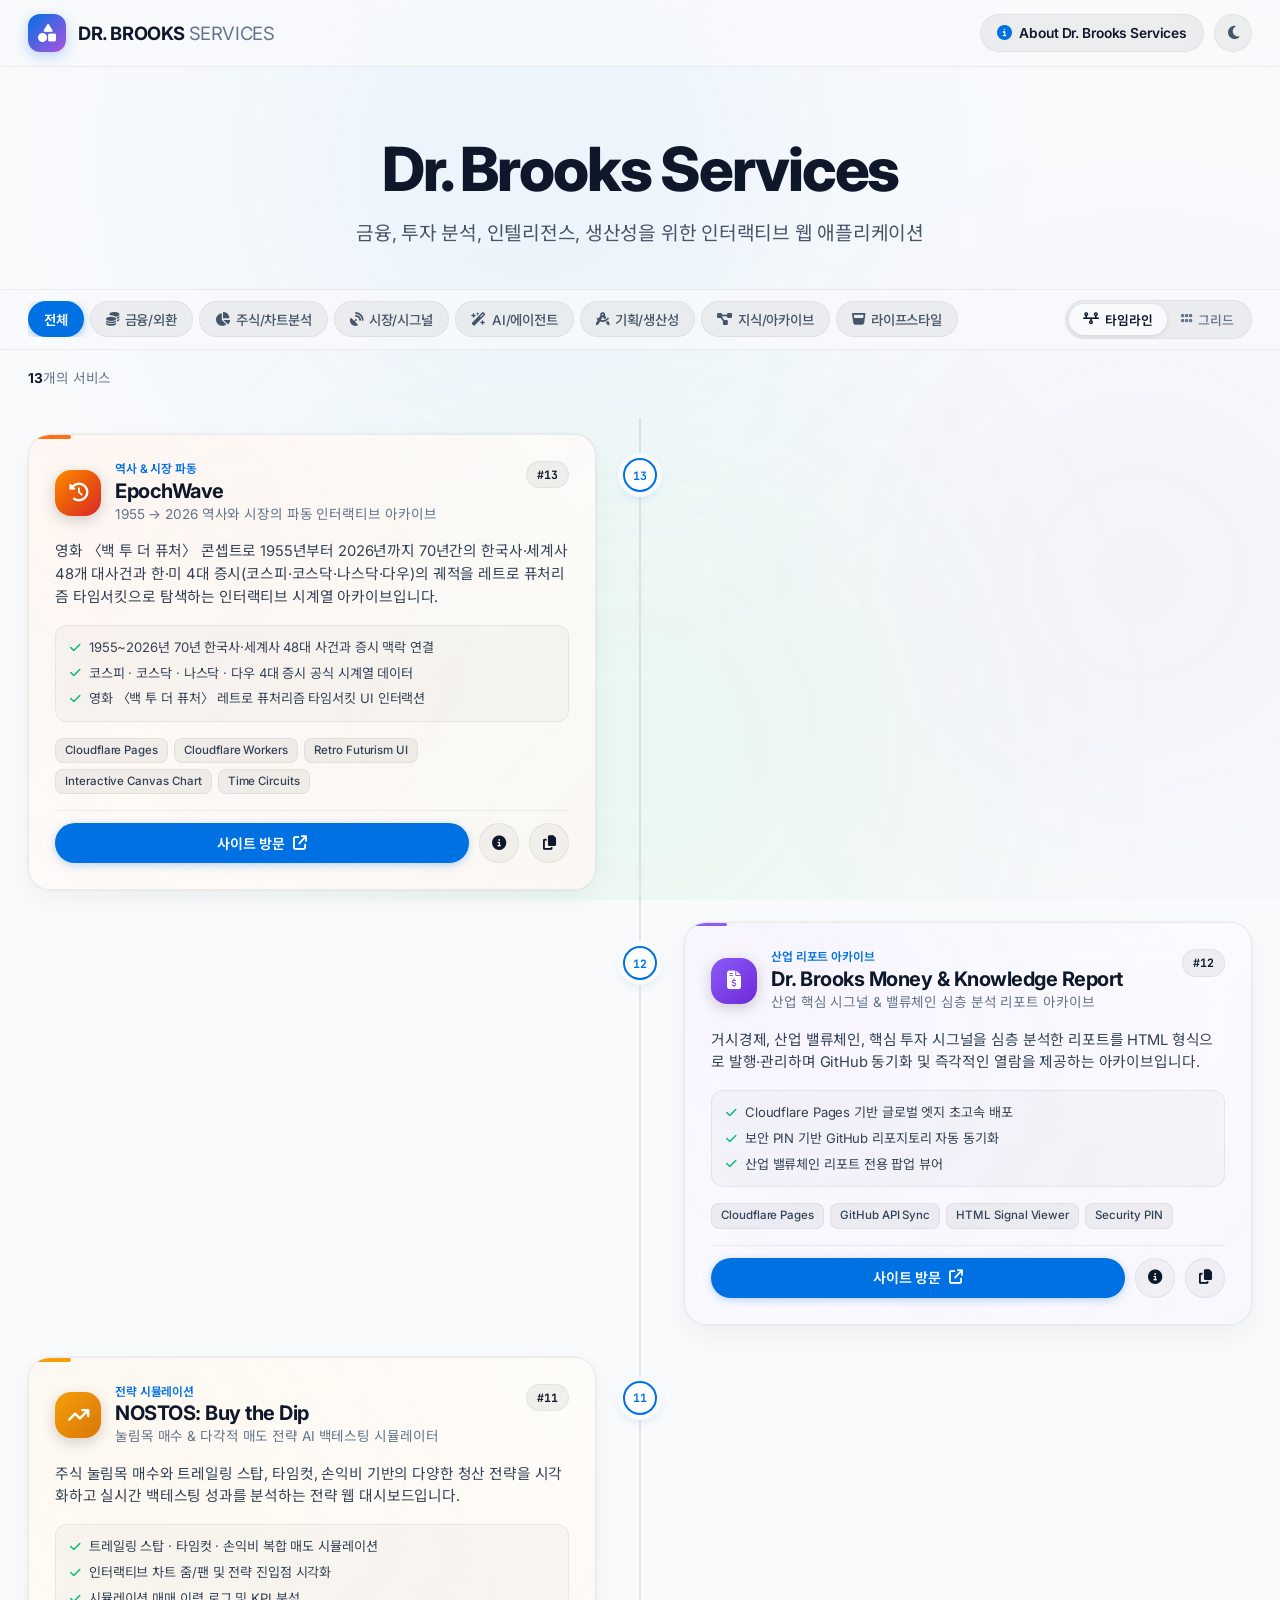
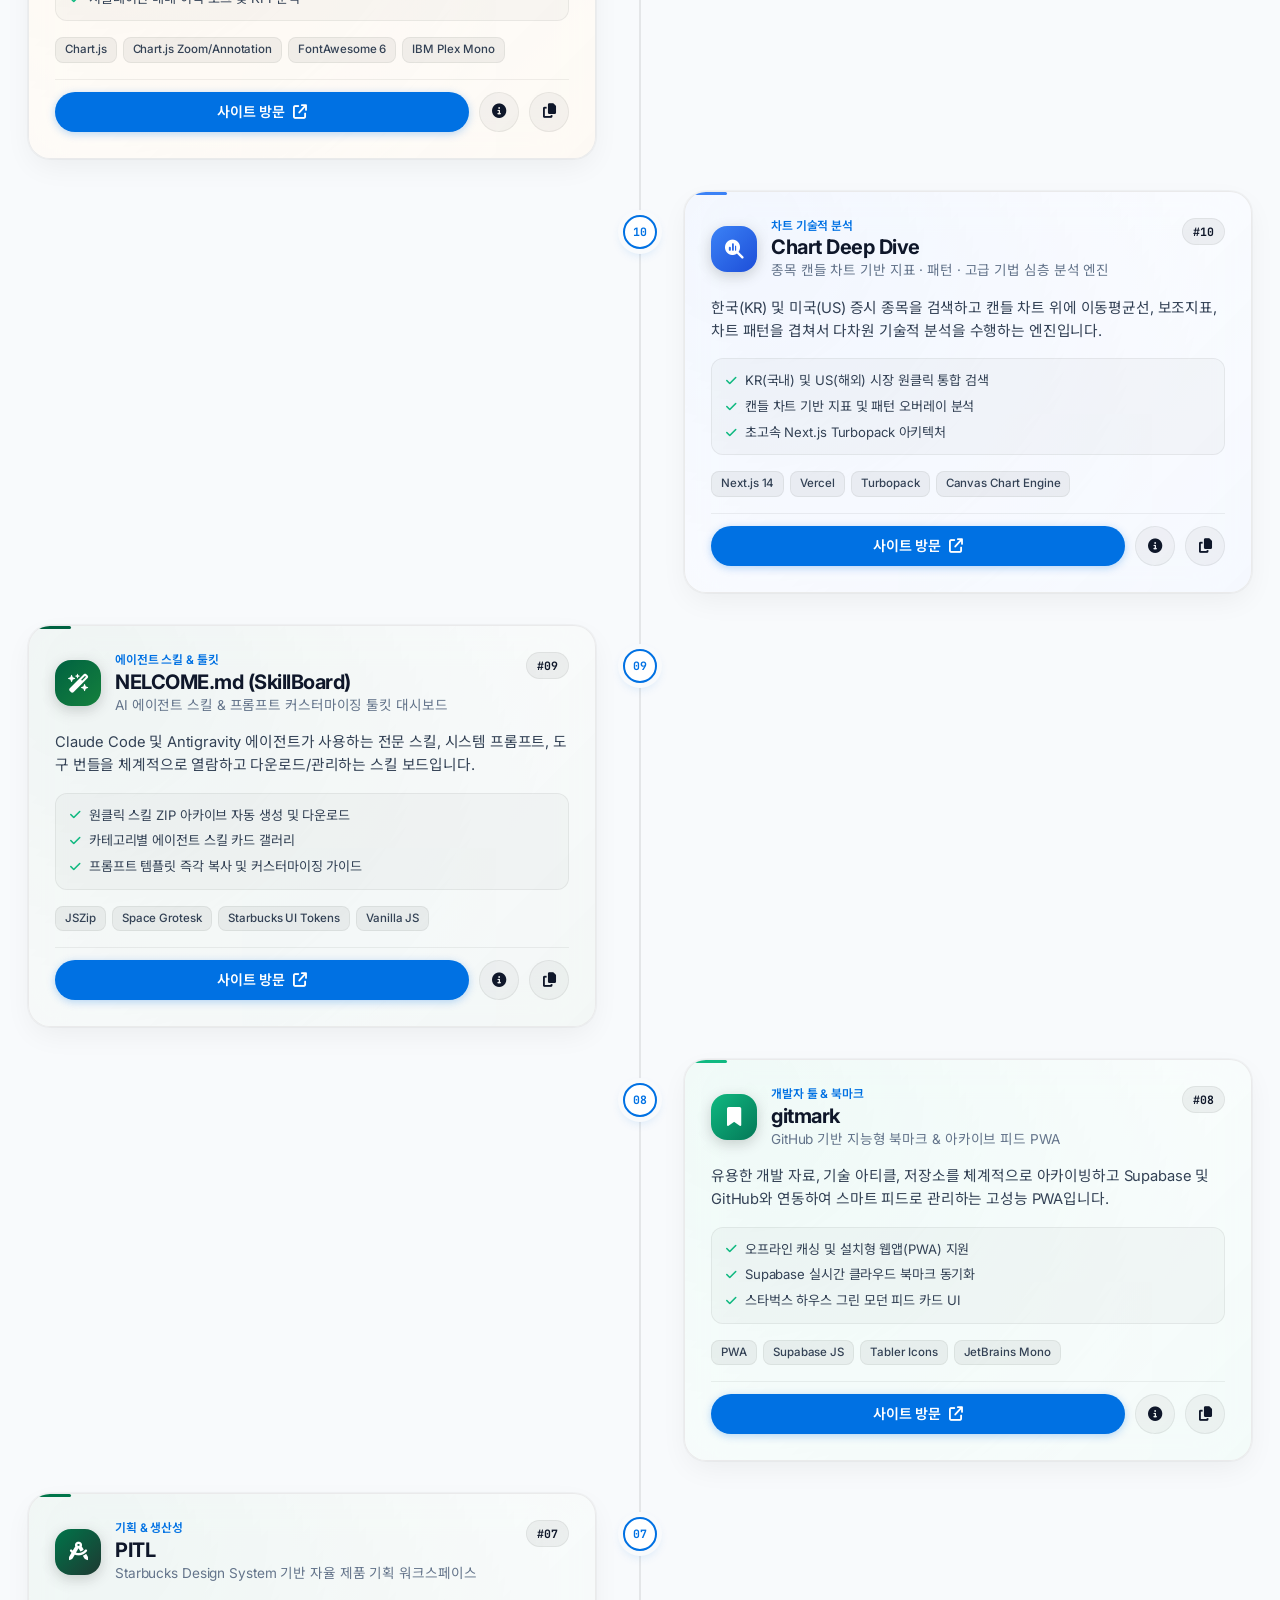
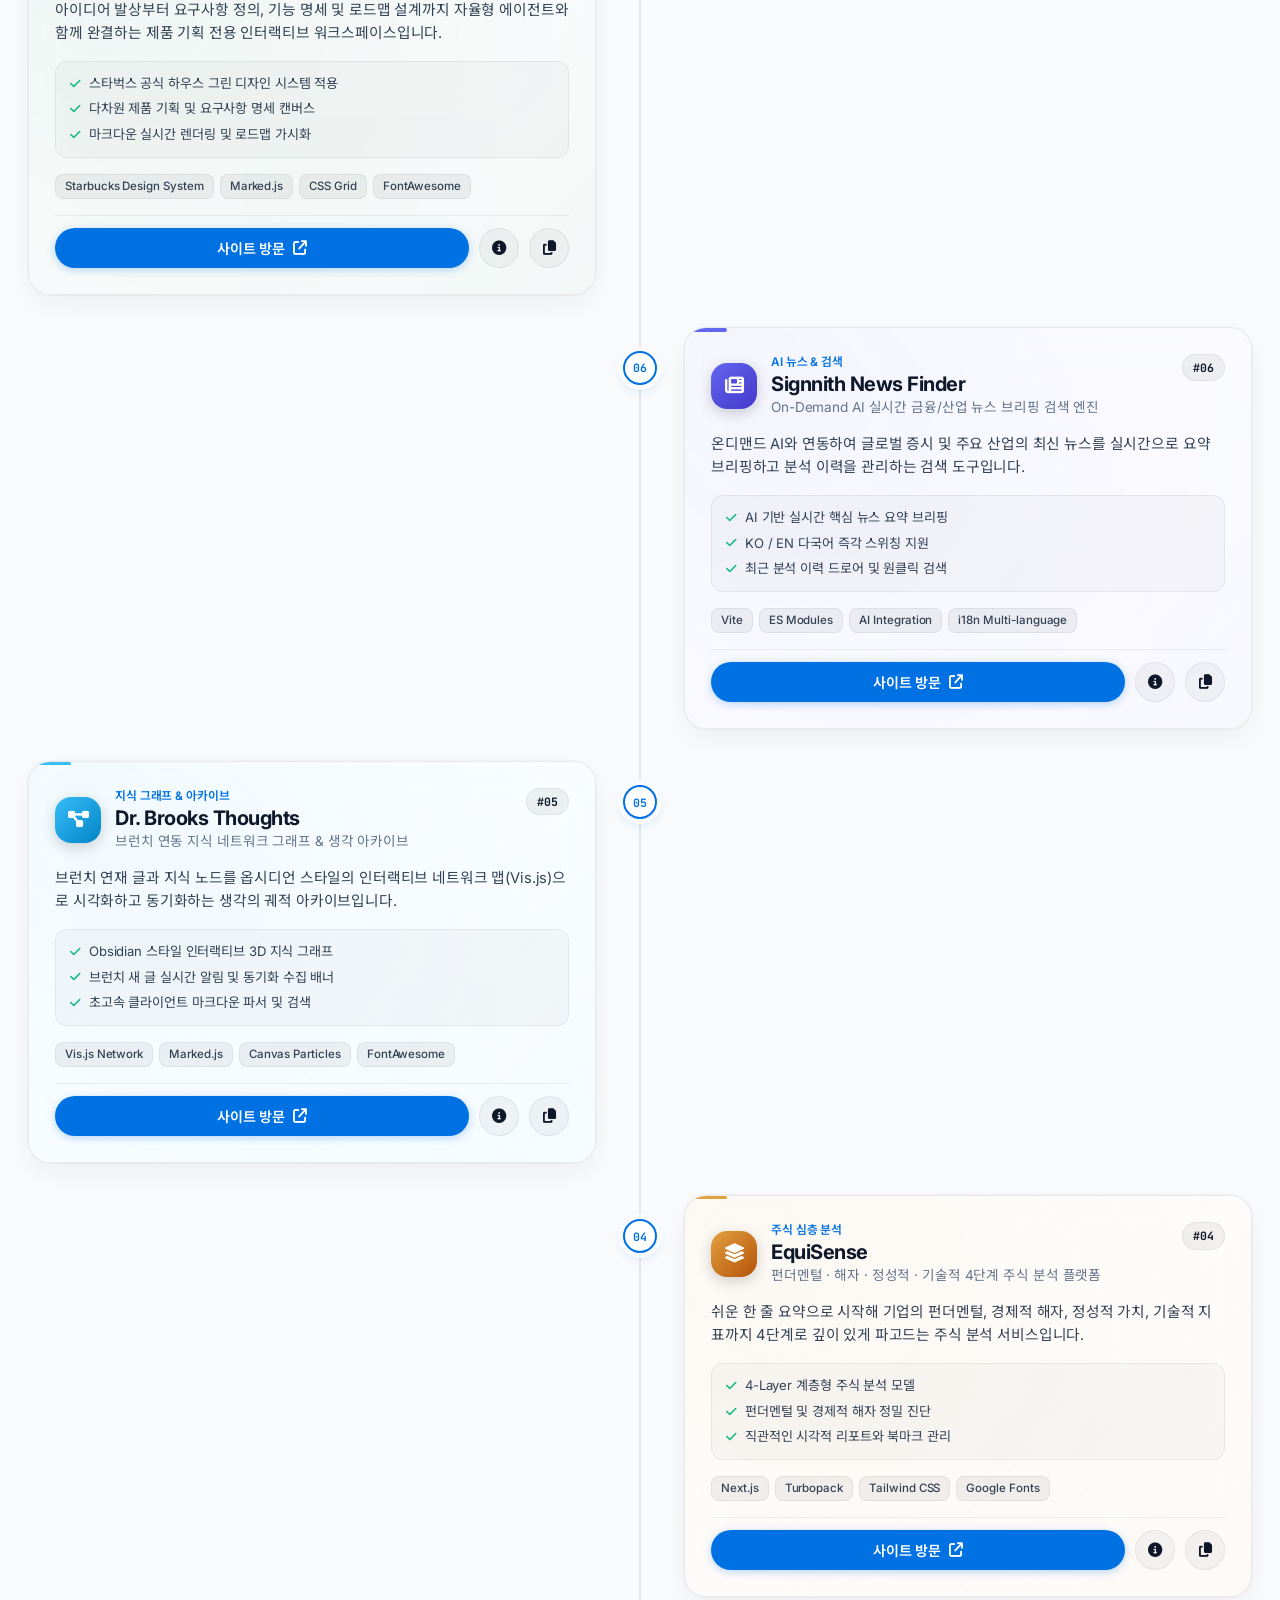
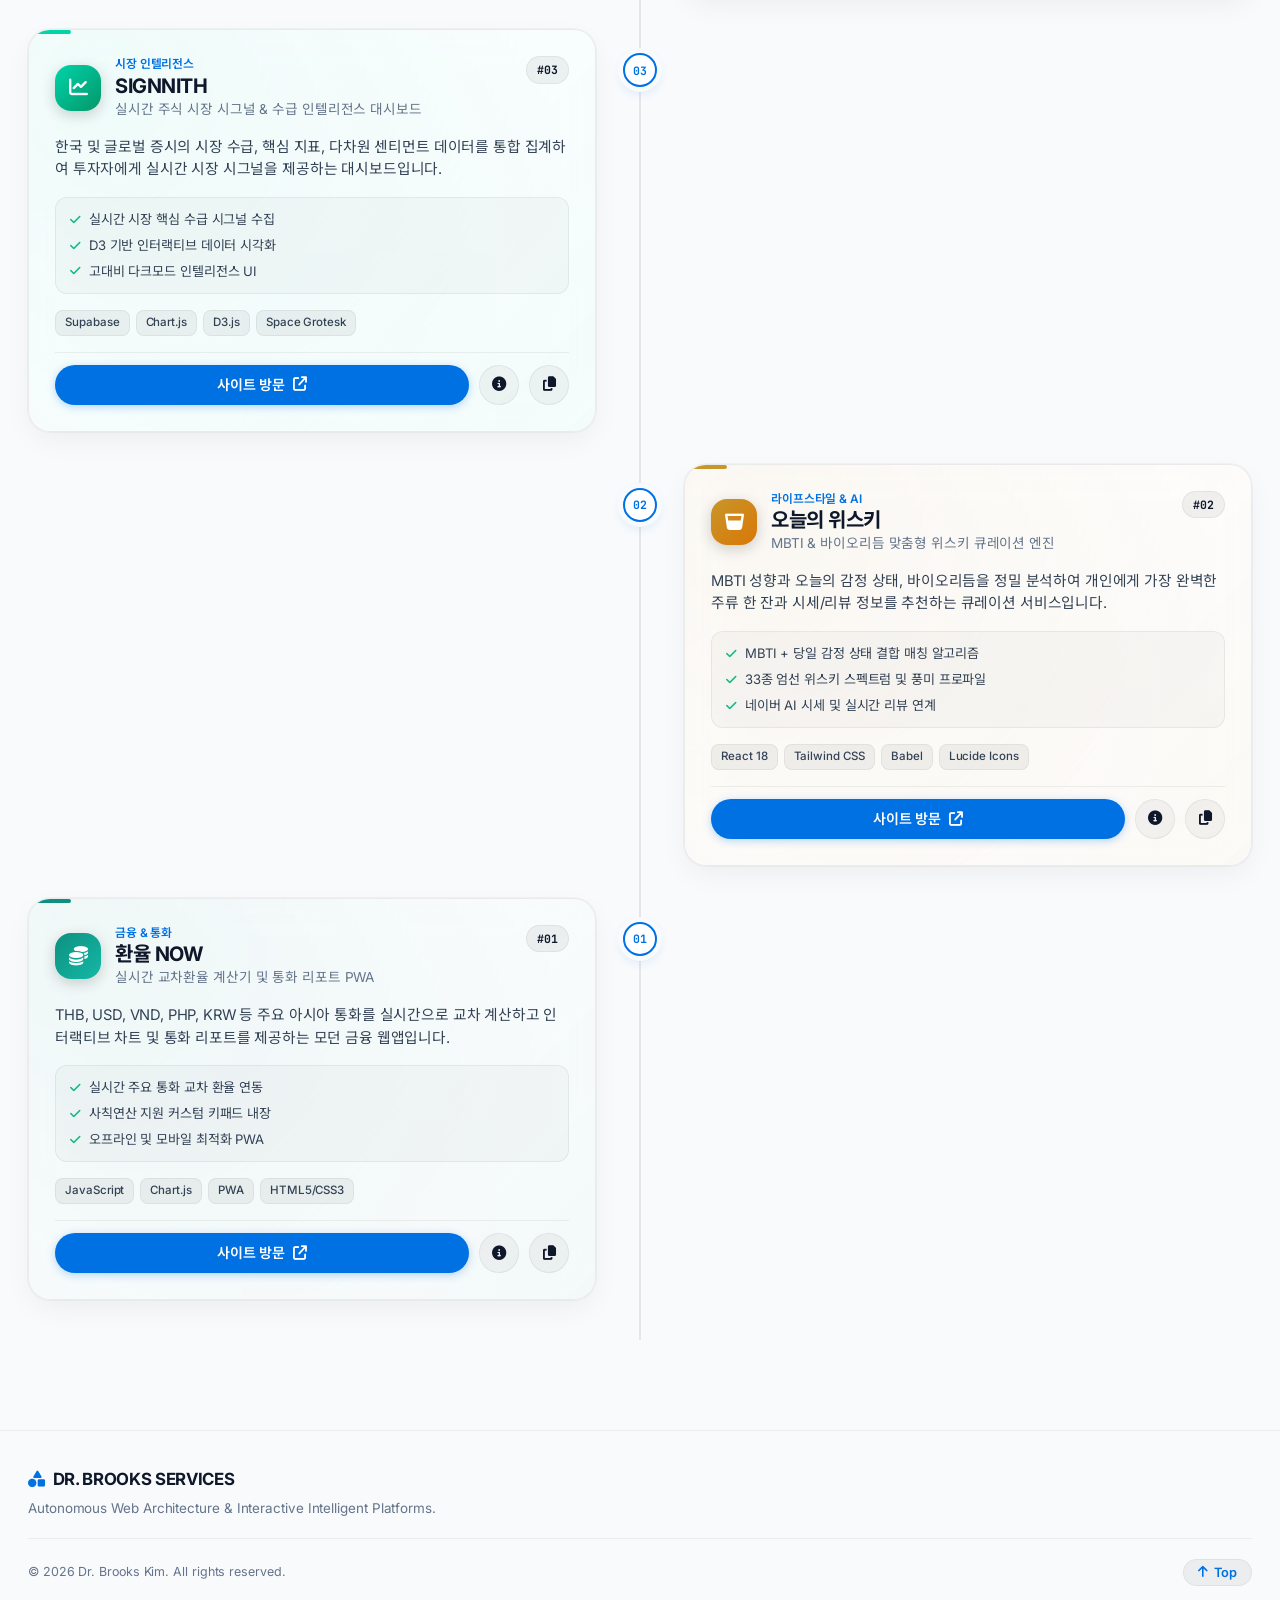
<file: services/index.html>
<!DOCTYPE html>
<html lang="ko" data-theme="light">
<head>
  <meta charset="UTF-8">
  <meta name="viewport" content="width=device-width, initial-scale=1.0">
  <title>Dr. Brooks Services</title>
  <meta name="description" content="Dr. Brooks Kim의 웹 서비스 및 애플리케이션 포털">
  
  <!-- Open Graph -->
  <meta property="og:title" content="Dr. Brooks Services">
  <meta property="og:description" content="금융, 투자, AI, 생산성을 위한 인터랙티브 웹 서비스 모음">
  <meta property="og:type" content="website">

  <!-- Favicon -->
  <link rel="icon" href="data:image/svg+xml,<svg xmlns=%22http://www.w3.org/2000/svg%22 viewBox=%220 0 100 100%22><text y=%22.9em%22 font-size=%2290%22>🚀</text></svg>">

  <!-- Google Fonts: Inter & Noto Sans KR -->
  <link rel="preconnect" href="https://fonts.googleapis.com">
  <link rel="preconnect" href="https://fonts.gstatic.com" crossorigin>
  <link href="https://fonts.googleapis.com/css2?family=Inter:wght@300;400;500;600;700;800;900&family=JetBrains+Mono:wght@400;500;600;700&family=Noto+Sans+KR:wght@300;400;500;600;700;800;900&display=swap" rel="stylesheet">
  
  <!-- FontAwesome 6 CDN -->
  <link rel="stylesheet" href="https://cdnjs.cloudflare.com/ajax/libs/font-awesome/6.5.1/css/all.min.css">

  <!-- Custom Stylesheet -->
  <link rel="stylesheet" href="style.css?v=20260917_01">
</head>
<body>

  <!-- Ambient Glow Background Canvas -->
  <div class="ambient-glow" aria-hidden="true">
    <div class="glow-sphere sphere-1"></div>
    <div class="glow-sphere sphere-2"></div>
    <div class="glow-sphere sphere-3"></div>
  </div>

  <!-- Main App Shell -->
  <div class="app-layout">
    
    <!-- Top Navigation Header -->
    <header class="site-header">
      <div class="header-container">
        <div class="brand-group">
          <div class="brand-logo">
            <span class="logo-icon"><i class="fa-solid fa-shapes"></i></span>
          </div>
          <div class="brand-meta">
            <h1 class="brand-title">DR. BROOKS <span>SERVICES</span></h1>
          </div>
        </div>

        <div class="header-actions">
          <a href="about.html" class="btn-about-service" title="About Dr. Brooks Services">
            <i class="fa-solid fa-circle-info"></i>
            <span>About Dr. Brooks Services</span>
          </a>
          <button id="themeToggleBtn" class="btn-theme-toggle" aria-label="테마 전환" title="다크/라이트 테마 전환">
            <i class="fa-solid fa-moon icon-dark"></i>
            <i class="fa-solid fa-sun icon-light"></i>
          </button>
        </div>
      </div>
    </header>

    <!-- Hero Section -->
    <section class="hero-section">
      <div class="hero-content">
        <h2 class="hero-title">
          Dr. Brooks Services
        </h2>
        <p class="hero-desc">
          금융, 투자 분석, 인텔리전스, 생산성을 위한 인터랙티브 웹 애플리케이션
        </p>
      </div>
    </section>

    <!-- Interactive Control Bar -->
    <section class="control-section">
      <div class="control-container">
        
        <!-- Category Filter Tabs -->
        <div class="filter-tabs-scroll">
          <div class="filter-tabs" id="categoryFilterGroup" role="tablist">
            <button class="filter-tab active" data-category="all" role="tab" aria-selected="true">
              전체
            </button>
            <button class="filter-tab" data-category="finance" role="tab" aria-selected="false">
              <i class="fa-solid fa-coins"></i> 금융/외환
            </button>
            <button class="filter-tab" data-category="stock" role="tab" aria-selected="false">
              <i class="fa-solid fa-chart-pie"></i> 주식/차트분석
            </button>
            <button class="filter-tab" data-category="market" role="tab" aria-selected="false">
              <i class="fa-solid fa-satellite-dish"></i> 시장/시그널
            </button>
            <button class="filter-tab" data-category="ai" role="tab" aria-selected="false">
              <i class="fa-solid fa-wand-magic-sparkles"></i> AI/에이전트
            </button>
            <button class="filter-tab" data-category="productivity" role="tab" aria-selected="false">
              <i class="fa-solid fa-compass-drafting"></i> 기획/생산성
            </button>
            <button class="filter-tab" data-category="knowledge" role="tab" aria-selected="false">
              <i class="fa-solid fa-diagram-project"></i> 지식/아카이브
            </button>
            <button class="filter-tab" data-category="lifestyle" role="tab" aria-selected="false">
              <i class="fa-solid fa-whiskey-glass"></i> 라이프스타일
            </button>
          </div>
        </div>

        <!-- View Mode Toggle Buttons -->
        <div class="view-toggle-group">
          <button id="viewTimelineBtn" class="btn-view-toggle active" data-view="timeline" title="타임라인 뷰">
            <i class="fa-solid fa-timeline"></i>
            <span class="view-label">타임라인</span>
          </button>
          <button id="viewGridBtn" class="btn-view-toggle" data-view="grid" title="그리드 뷰">
            <i class="fa-solid fa-grip"></i>
            <span class="view-label">그리드</span>
          </button>
        </div>

      </div>
    </section>

    <!-- Active Filter Status & Result Count -->
    <div class="results-bar-container">
      <div class="results-bar">
        <div class="results-count">
          <span id="filteredCount">13</span>개의 서비스
        </div>
        <div class="results-actions">
          <button id="resetFiltersBtn" class="btn-reset-filters hidden">
            <i class="fa-solid fa-rotate-left"></i> 필터 초기화
          </button>
        </div>
      </div>
    </div>

    <!-- Main Content Area: Timeline View or Grid View Container -->
    <main class="main-showcase-container">
      
      <!-- 1. Timeline View Container (Default) -->
      <section id="timelineViewSection" class="timeline-section active">
        <div class="timeline-track"></div>
        <div class="timeline-items" id="timelineItemsContainer">
          <!-- Timeline Cards rendered by app.js -->
        </div>
      </section>

      <!-- 2. Grid View Container -->
      <section id="gridViewSection" class="grid-section">
        <div class="services-grid" id="gridItemsContainer">
          <!-- Grid Cards rendered by app.js -->
        </div>
      </section>

      <!-- Empty State -->
      <div id="emptyStateContainer" class="empty-state hidden">
        <div class="empty-icon"><i class="fa-solid fa-magnifying-glass"></i></div>
        <h3>검색 결과가 없습니다</h3>
        <p>다른 검색어나 카테고리 필터를 선택해 보세요.</p>
        <button id="emptyResetBtn" class="btn btn-primary">전체 서비스 보기</button>
      </div>

    </main>

    <!-- Footer -->
    <footer class="site-footer">
      <div class="footer-container">
        <div class="footer-brand">
          <div class="footer-logo">
            <i class="fa-solid fa-shapes"></i>
            <span>DR. BROOKS SERVICES</span>
          </div>
          <p class="footer-desc">
            Autonomous Web Architecture &amp; Interactive Intelligent Platforms.
          </p>
        </div>
      </div>

      <div class="footer-bottom">
        <p>&copy; 2026 Dr. Brooks Kim. All rights reserved.</p>
        <button id="backToTopBtn" class="btn-back-to-top" title="맨 위로 이동">
          <i class="fa-solid fa-arrow-up"></i> Top
        </button>
      </div>
    </footer>

  </div>

  <!-- Service Detail Modal -->
  <div id="serviceDetailModal" class="modal-overlay hidden" role="dialog" aria-modal="true" aria-labelledby="modalTitle">
    <div class="modal-backdrop" id="modalBackdrop"></div>
    <div class="modal-card">
      
      <!-- Modal Header -->
      <div class="modal-header">
        <div class="modal-badge-group">
          <span class="modal-category-badge" id="modalCategoryBadge">Finance</span>
        </div>
        <button class="modal-close-btn" id="modalCloseBtn" aria-label="닫기">
          <i class="fa-solid fa-xmark"></i>
        </button>
      </div>

      <!-- Modal Body -->
      <div class="modal-body">
        <div class="modal-hero-info">
          <div class="modal-icon-wrap" id="modalIconWrap">
            <i class="fa-solid fa-coins" id="modalIcon"></i>
          </div>
          <div class="modal-titles">
            <h3 class="modal-title" id="modalTitle">서비스명</h3>
            <p class="modal-tagline" id="modalTagline">서비스 슬로건</p>
          </div>
        </div>

        <p class="modal-description" id="modalDesc">상세 설명</p>

        <!-- Highlights Section -->
        <div class="modal-section">
          <h4 class="modal-section-title"><i class="fa-solid fa-star"></i> 주요 기능</h4>
          <ul class="modal-highlights-list" id="modalHighlights">
            <!-- Rendered by JS -->
          </ul>
        </div>

        <!-- Tech Stack Section -->
        <div class="modal-section">
          <h4 class="modal-section-title"><i class="fa-solid fa-code"></i> 기술 스택</h4>
          <div class="modal-tech-stack" id="modalTechStack">
            <!-- Rendered by JS -->
          </div>
        </div>

        <!-- Meta Info Grid -->
        <div class="modal-meta-grid">
          <div class="modal-meta-item">
            <span class="meta-lbl">도메인</span>
            <span class="meta-val" id="modalDomain">drbrookskim.github.io</span>
          </div>
        </div>
      </div>

      <!-- Modal Footer -->
      <div class="modal-footer">
        <button class="btn btn-secondary" id="modalCopyUrlBtn">
          <i class="fa-solid fa-link"></i> 링크 복사
        </button>
        <a href="#" target="_blank" rel="noopener" class="btn btn-primary" id="modalLaunchBtn">
          <span>사이트 방문</span>
          <i class="fa-solid fa-arrow-up-right-from-square"></i>
        </a>
      </div>

    </div>
  </div>

  <!-- Toast Notification Container -->
  <div id="toastContainer" class="toast-container" aria-live="polite"></div>

  <!-- Application Logic -->
  <script src="app.js?v=20260917_01"></script>
</body>
</html>
</file>
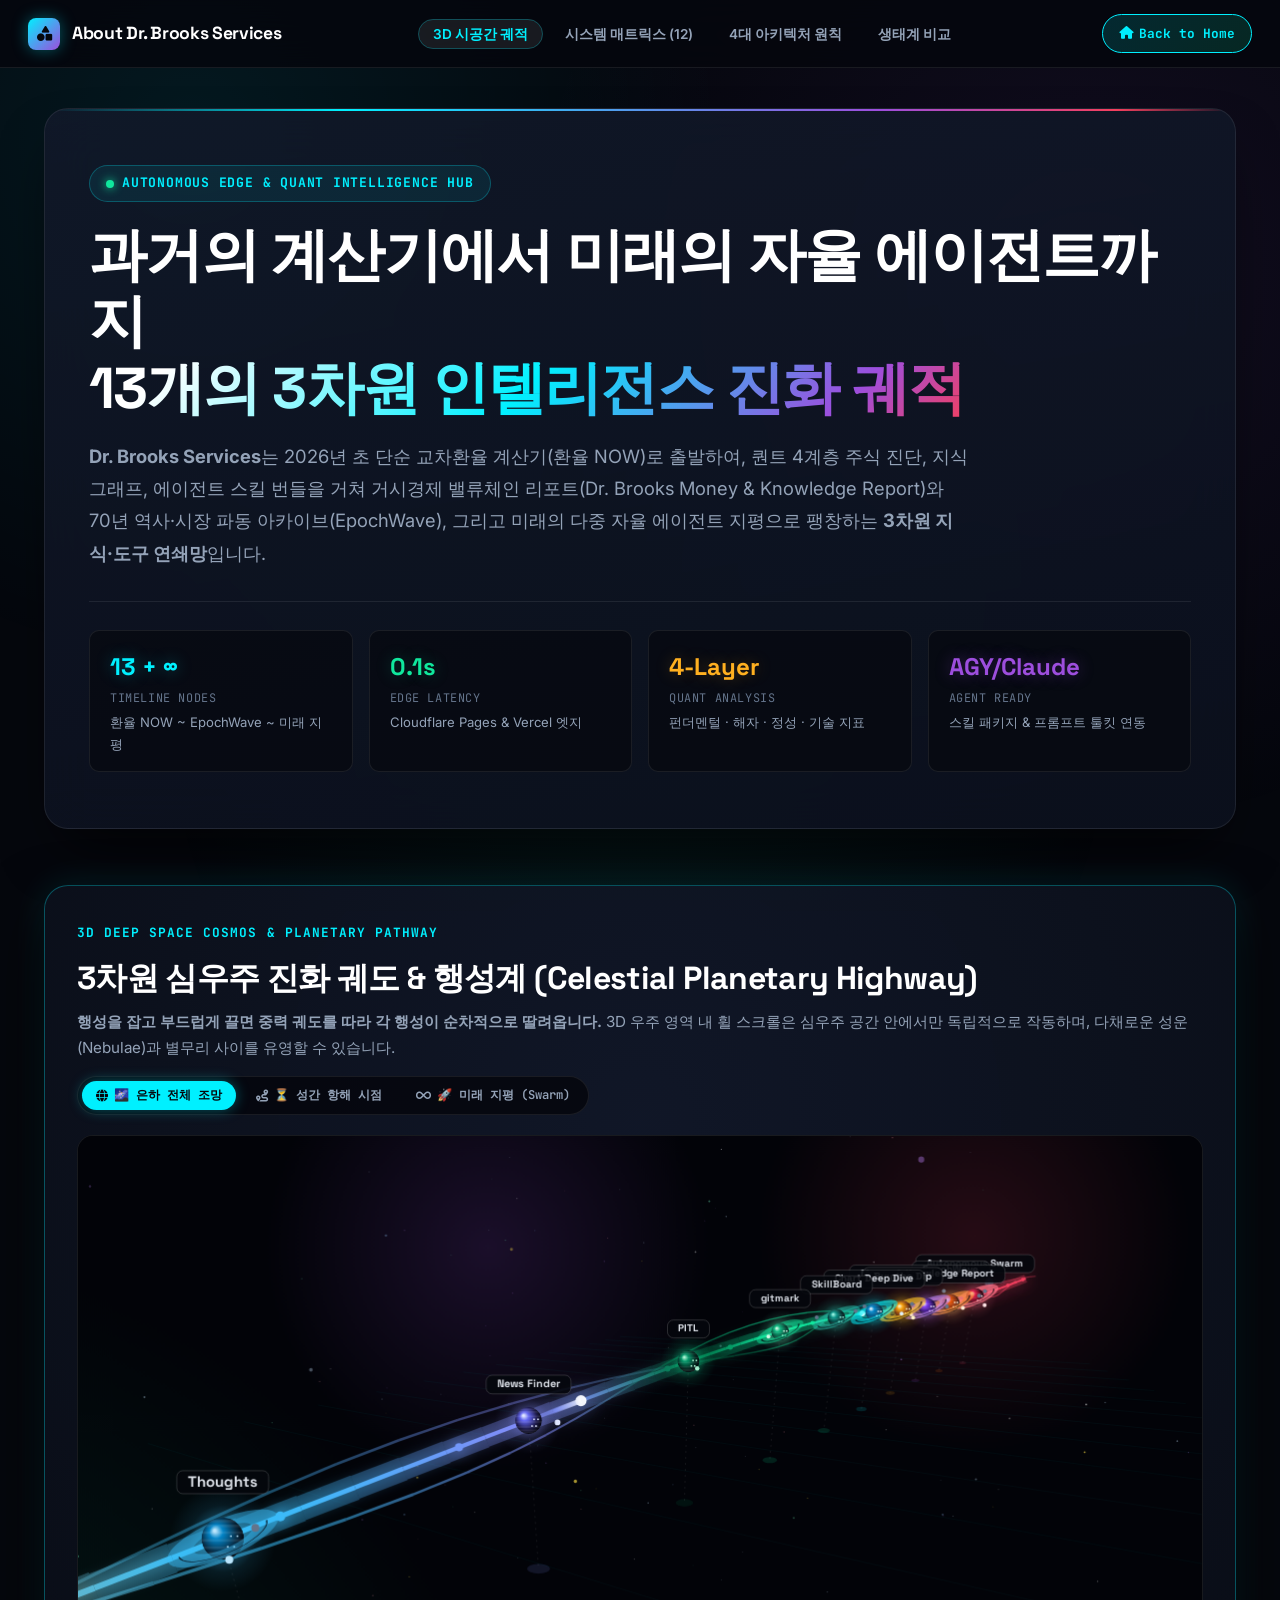
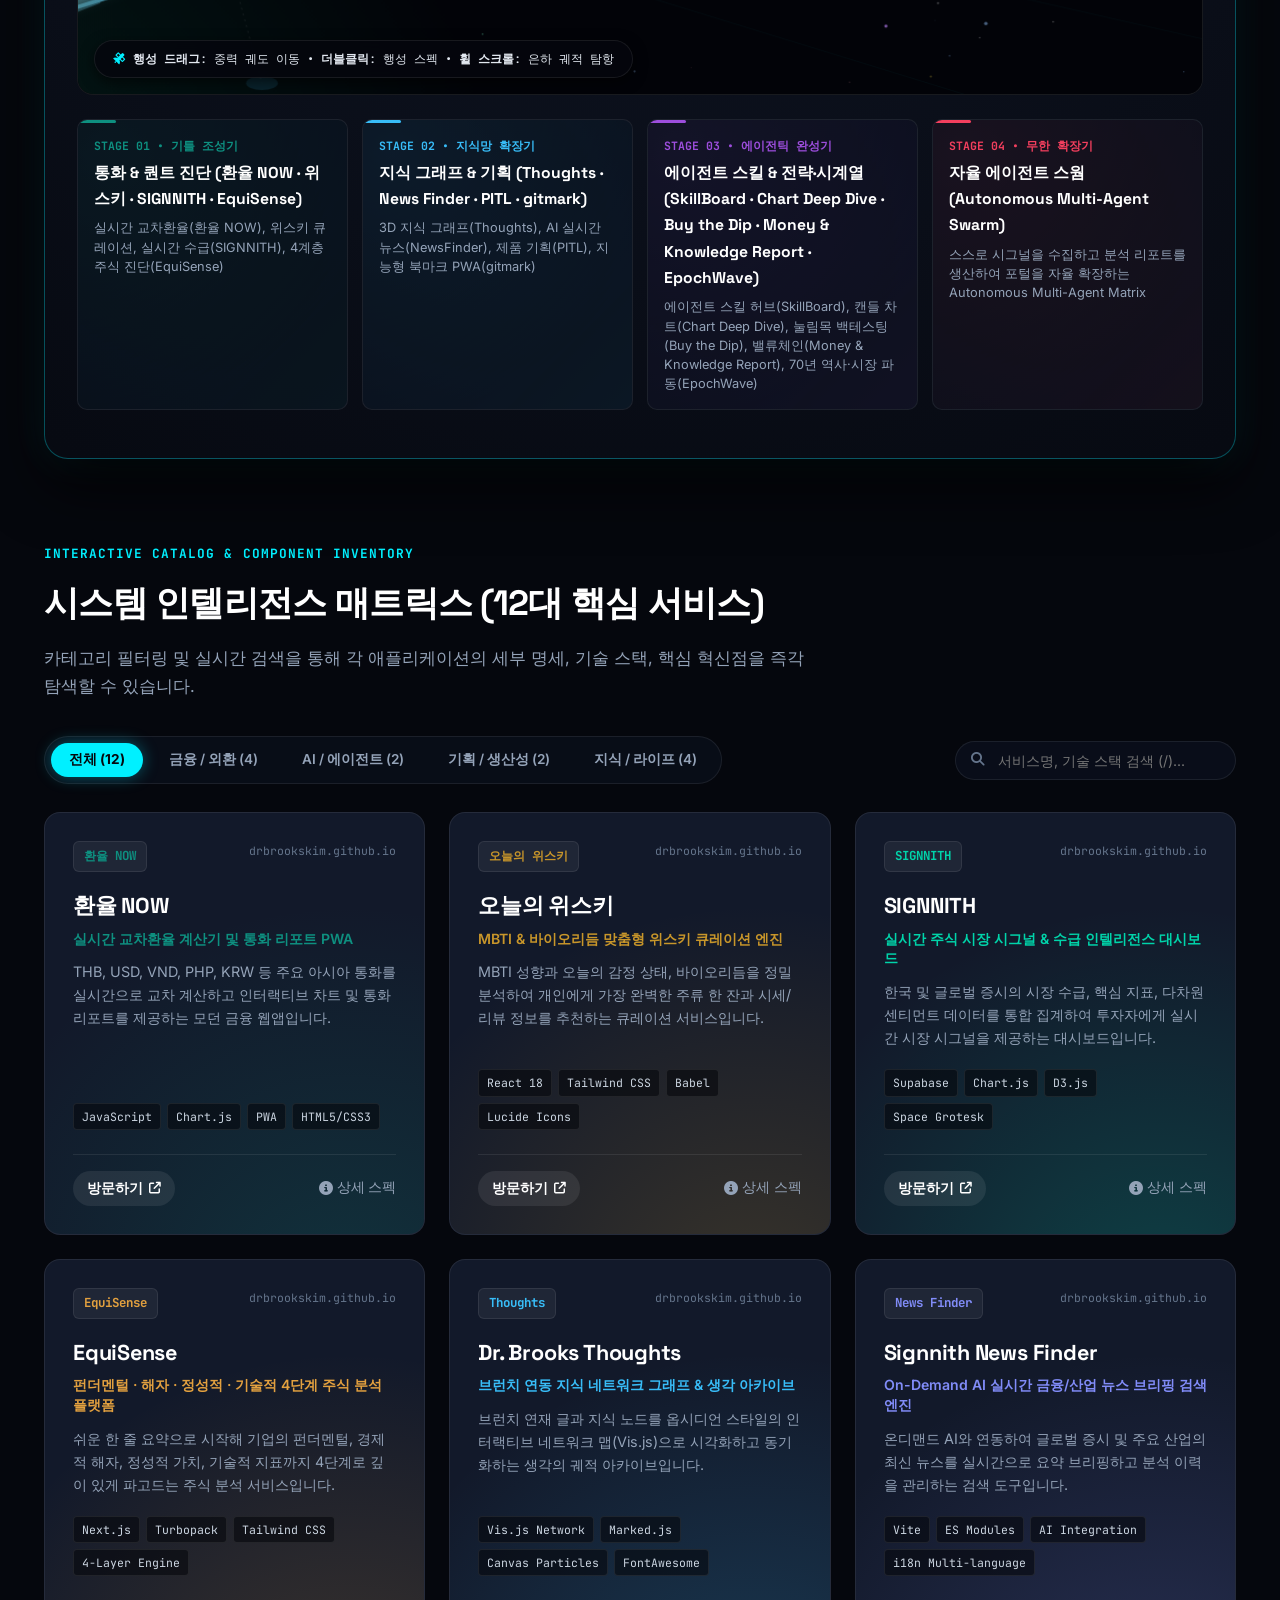
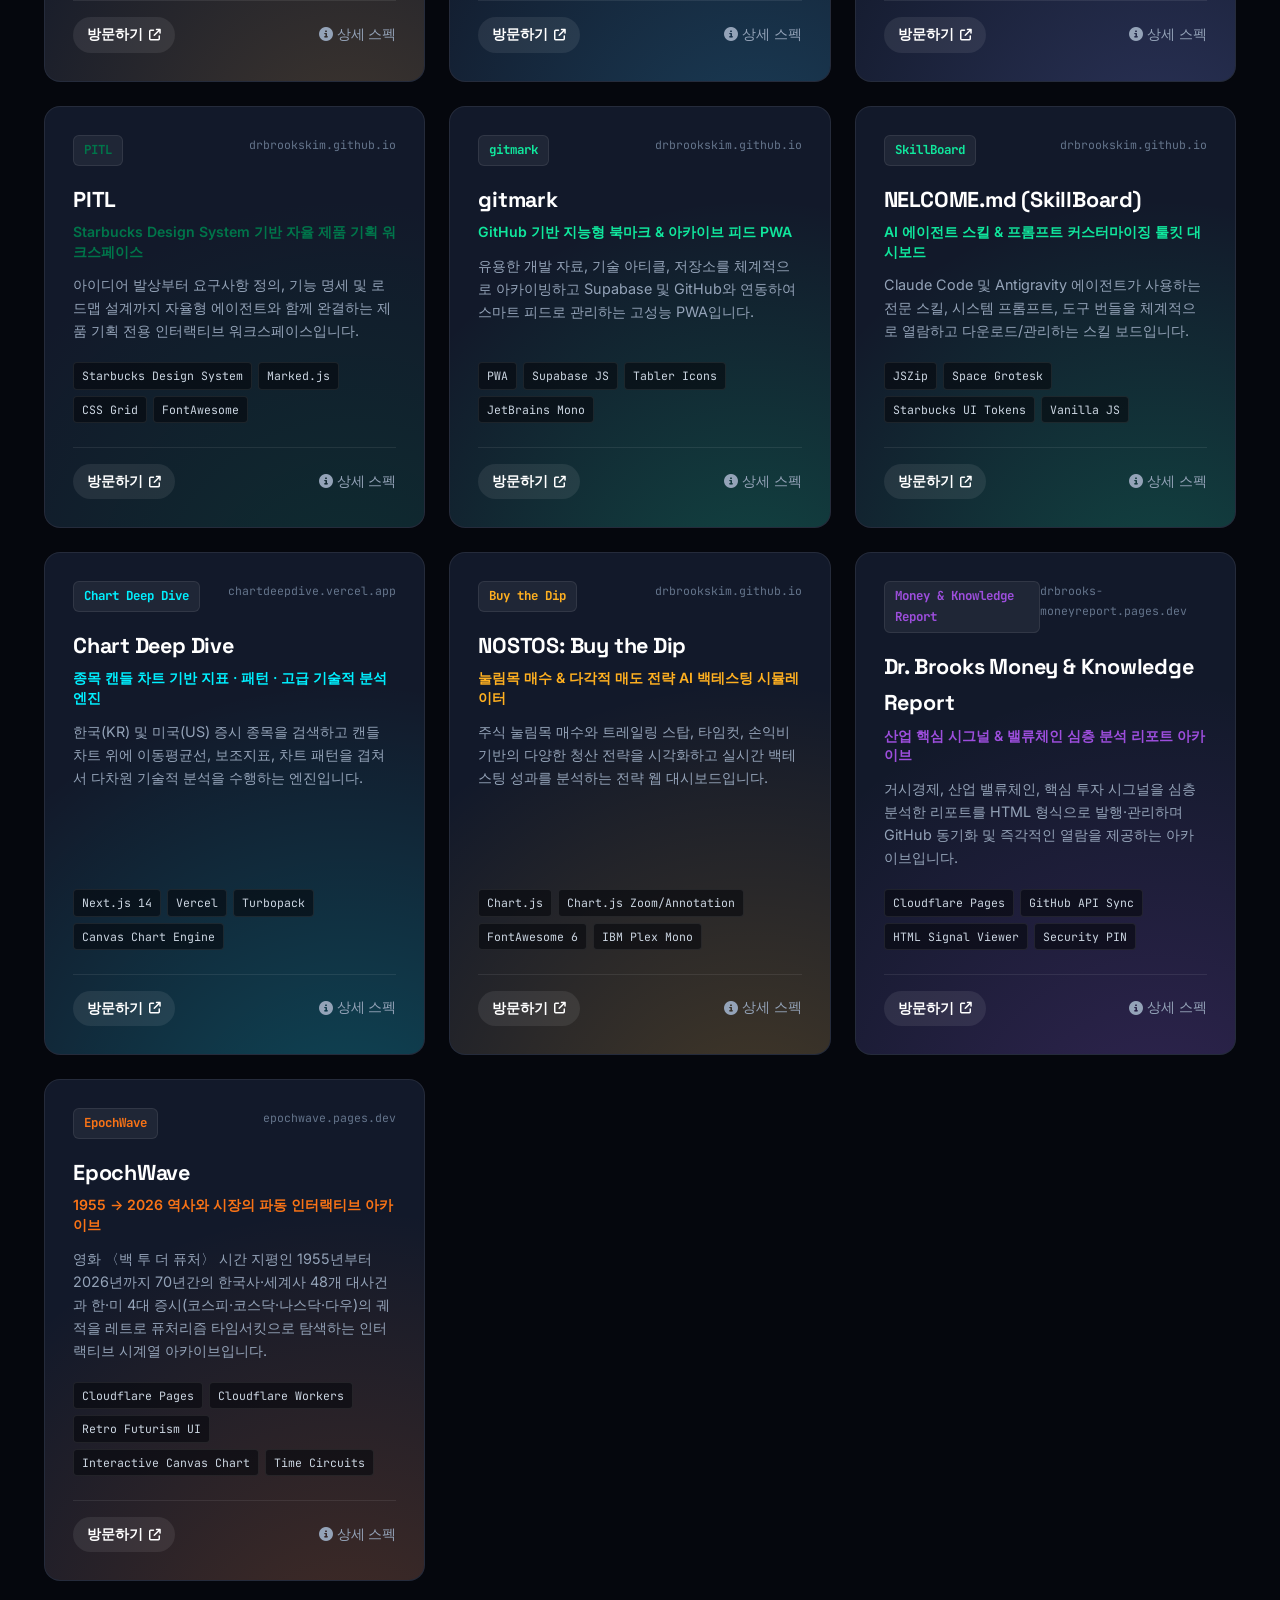
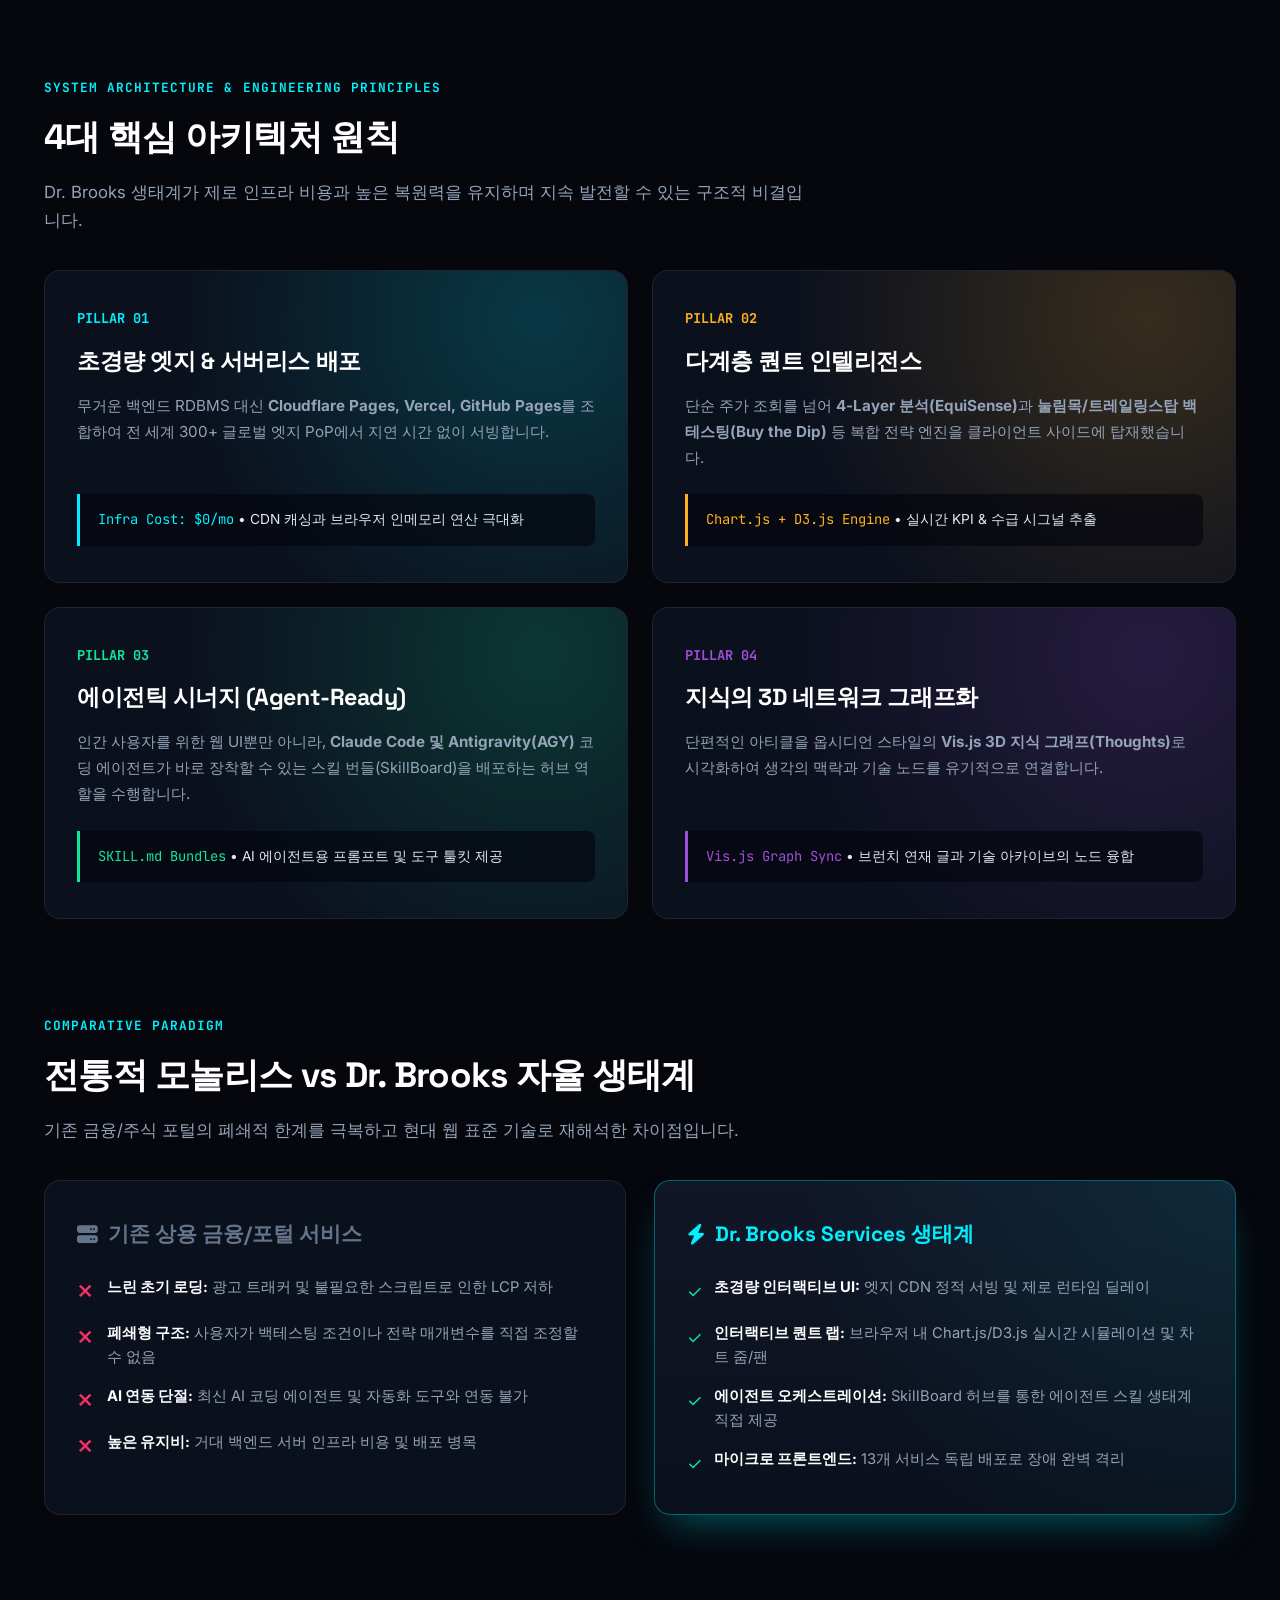
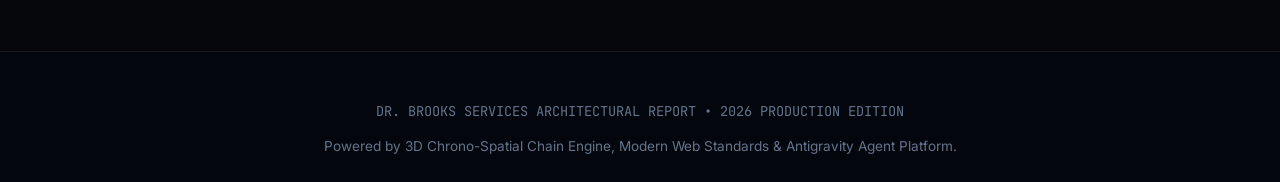
<file: about.html>
<!DOCTYPE html>
<html lang="ko">
<head>
<meta charset="UTF-8">
<meta name="viewport" content="width=device-width, initial-scale=1.0">
<title>Dr. Brooks Services — 3D Chrono-Spatial Chain &amp; Autonomous Web Intelligence</title>

<!-- Fonts: Space Grotesk (Display), JetBrains Mono (Tech/Data), Inter & Pretendard (Body) -->
<link rel="preconnect" href="https://fonts.googleapis.com">
<link rel="preconnect" href="https://fonts.gstatic.com" crossorigin>
<link href="https://fonts.googleapis.com/css2?family=Inter:wght@300;400;500;600;700;800&family=JetBrains+Mono:wght@400;500;700&family=Space+Grotesk:wght@500;600;700;800&display=swap" rel="stylesheet">
<link rel="stylesheet" href="https://cdnjs.cloudflare.com/ajax/libs/font-awesome/6.5.1/css/all.min.css">

<style>
  /* --- 1. DESIGN TOKEN SYSTEM --- */
  :root {
    --obsidian-void: #05070d;
    --slate-panel: #0b101d;
    --slate-card: #12192a;
    --slate-hover: #1b243b;
    
    --cyber-cyan: #00f0ff;
    --cyber-glow: rgba(0, 240, 255, 0.35);
    
    --aurora-emerald: #10e79d;
    --aurora-glow: rgba(16, 231, 157, 0.25);
    
    --solar-amber: #ffb020;
    --solar-glow: rgba(255, 176, 32, 0.25);
    
    --quantum-violet: #9d4edd;
    --quantum-glow: rgba(157, 78, 221, 0.35);
    
    --horizon-pink: #f43f5e;
    --pulse-rose: #ff3366;

    --text-pure: #ffffff;
    --text-primary: #e2e8f0;
    --text-muted: #94a3b8;
    --text-dim: #64748b;

    --border-glass: rgba(255, 255, 255, 0.08);
    --border-active: rgba(0, 240, 255, 0.45);
    
    --font-display: 'Space Grotesk', -apple-system, sans-serif;
    --font-mono: 'JetBrains Mono', monospace;
    --font-body: 'Inter', -apple-system, BlinkMacSystemFont, "Pretendard", sans-serif;

    --radius-xl: 24px;
    --radius-lg: 16px;
    --radius-md: 10px;
    --radius-pill: 9999px;
  }

  /* --- 2. BASE & RESET --- */
  *, *::before, *::after {
    box-sizing: border-box;
    margin: 0;
    padding: 0;
  }

  html {
    scroll-behavior: smooth;
    color-scheme: dark;
  }

  body {
    background-color: var(--obsidian-void);
    color: var(--text-primary);
    font-family: var(--font-body);
    font-size: 16px;
    line-height: 1.68;
    overflow-x: hidden;
    selection-background-color: var(--cyber-cyan);
    selection-color: var(--obsidian-void);
  }

  ::selection {
    background: var(--cyber-cyan);
    color: var(--obsidian-void);
  }

  /* Scroll Progress Indicator */
  .scroll-progress-bar {
    position: fixed;
    top: 0;
    left: 0;
    width: 0%;
    height: 3px;
    background: linear-gradient(90deg, var(--cyber-cyan), var(--aurora-emerald), var(--quantum-violet), var(--horizon-pink));
    z-index: 1000;
    box-shadow: 0 0 14px var(--cyber-cyan);
    transition: width 0.1s linear;
  }

  /* Ambient Living Canvas */
  .ambient-canvas {
    position: fixed;
    inset: 0;
    pointer-events: none;
    z-index: 0;
    overflow: hidden;
  }
  .ambient-mesh {
    position: absolute;
    width: 100%;
    height: 100%;
    background-image: 
      radial-gradient(circle at 15% 15%, rgba(0, 240, 255, 0.08) 0%, transparent 40%),
      radial-gradient(circle at 85% 30%, rgba(157, 78, 221, 0.09) 0%, transparent 45%),
      radial-gradient(circle at 50% 80%, rgba(16, 231, 157, 0.07) 0%, transparent 50%);
  }

  /* --- 3. NAVIGATION BAR --- */
  .top-nav {
    position: sticky;
    top: 0;
    z-index: 900;
    background: rgba(5, 7, 13, 0.85);
    backdrop-filter: blur(20px);
    -webkit-backdrop-filter: blur(20px);
    border-bottom: 1px solid var(--border-glass);
    padding: 14px 28px;
    display: flex;
    justify-content: space-between;
    align-items: center;
  }
  .nav-brand {
    display: flex;
    align-items: center;
    gap: 12px;
    text-decoration: none;
    color: var(--text-pure);
    font-family: var(--font-display);
    font-size: 1.1rem;
    font-weight: 800;
    letter-spacing: -0.02em;
  }
  .brand-icon-pulse {
    width: 32px;
    height: 32px;
    border-radius: 8px;
    background: linear-gradient(135deg, var(--cyber-cyan), var(--quantum-violet));
    display: flex;
    align-items: center;
    justify-content: center;
    color: var(--obsidian-void);
    font-size: 0.95rem;
    box-shadow: 0 0 16px var(--cyber-glow);
  }
  .brand-name span {
    color: var(--cyber-cyan);
    font-weight: 600;
    font-size: 0.85em;
    margin-left: 4px;
  }
  .nav-menu {
    display: flex;
    align-items: center;
    gap: 8px;
    list-style: none;
  }
  @media (max-width: 768px) {
    .nav-menu { display: none; }
  }
  .nav-link {
    color: var(--text-muted);
    text-decoration: none;
    font-size: 0.85rem;
    font-weight: 600;
    padding: 6px 14px;
    border-radius: var(--radius-pill);
    transition: all 0.2s cubic-bezier(0.16, 1, 0.3, 1);
  }
  .nav-link:hover, .nav-link.active {
    color: var(--text-pure);
    background: rgba(255, 255, 255, 0.08);
  }
  .nav-link.active {
    color: var(--cyber-cyan);
    border: 1px solid rgba(0, 240, 255, 0.25);
  }
  .nav-cta-btn {
    background: linear-gradient(135deg, rgba(0, 240, 255, 0.15), rgba(16, 231, 157, 0.15));
    border: 1px solid var(--cyber-cyan);
    color: var(--cyber-cyan);
    font-family: var(--font-mono);
    font-size: 0.8rem;
    font-weight: 700;
    padding: 8px 16px;
    border-radius: var(--radius-pill);
    text-decoration: none;
    display: inline-flex;
    align-items: center;
    gap: 6px;
    transition: all 0.25s;
  }
  .nav-cta-btn:hover {
    background: var(--cyber-cyan);
    color: var(--obsidian-void);
    box-shadow: 0 0 20px var(--cyber-glow);
    transform: translateY(-1px);
  }

  /* --- 4. SHELL CONTAINER --- */
  .app-shell {
    position: relative;
    z-index: 10;
    max-width: 1240px;
    margin: 0 auto;
    padding: 40px 24px;
  }

  /* --- 5. HERO SECTION (EDITORIAL THESIS) --- */
  .hero-wrapper {
    position: relative;
    margin-bottom: 56px;
  }
  .hero-panel {
    background: linear-gradient(170deg, rgba(18, 25, 42, 0.85) 0%, rgba(11, 16, 29, 0.95) 100%);
    border: 1px solid var(--border-glass);
    border-radius: var(--radius-xl);
    padding: 56px 44px;
    box-shadow: 0 30px 60px -20px rgba(0, 0, 0, 0.75);
    backdrop-filter: blur(24px);
    position: relative;
    overflow: hidden;
  }
  .hero-panel::before {
    content: '';
    position: absolute;
    top: 0;
    left: 0;
    right: 0;
    height: 2px;
    background: linear-gradient(90deg, transparent 0%, var(--cyber-cyan) 25%, var(--quantum-violet) 70%, var(--horizon-pink) 90%, transparent 100%);
  }
  
  .hero-eyebrow {
    display: inline-flex;
    align-items: center;
    gap: 8px;
    padding: 6px 16px;
    background: rgba(0, 240, 255, 0.08);
    border: 1px solid rgba(0, 240, 255, 0.25);
    border-radius: var(--radius-pill);
    color: var(--cyber-cyan);
    font-family: var(--font-mono);
    font-size: 0.82rem;
    font-weight: 700;
    text-transform: uppercase;
    letter-spacing: 0.06em;
    margin-bottom: 20px;
  }
  .live-dot {
    width: 8px;
    height: 8px;
    border-radius: 50%;
    background: var(--aurora-emerald);
    box-shadow: 0 0 10px var(--aurora-emerald);
    animation: livePulse 2s infinite;
  }
  @keyframes livePulse {
    0%, 100% { opacity: 1; transform: scale(1); }
    50% { opacity: 0.4; transform: scale(0.85); }
  }

  .hero-headline {
    font-family: var(--font-display);
    font-size: clamp(2.3rem, 4.8vw, 3.6rem);
    font-weight: 800;
    line-height: 1.16;
    letter-spacing: -0.03em;
    color: var(--text-pure);
    margin-bottom: 18px;
  }
  .hero-headline .gradient-text {
    background: linear-gradient(135deg, #ffffff 10%, var(--cyber-cyan) 50%, var(--quantum-violet) 85%, var(--horizon-pink) 100%);
    -webkit-background-clip: text;
    -webkit-text-fill-color: transparent;
  }

  .hero-lead {
    font-size: 1.15rem;
    color: var(--text-muted);
    max-width: 880px;
    line-height: 1.75;
    margin-bottom: 32px;
  }

  /* Telemetry Grid */
  .telemetry-grid {
    display: grid;
    grid-template-columns: repeat(4, 1fr);
    gap: 16px;
    padding-top: 28px;
    border-top: 1px solid var(--border-glass);
  }
  @media (max-width: 900px) {
    .telemetry-grid { grid-template-columns: repeat(2, 1fr); }
  }
  @media (max-width: 540px) {
    .telemetry-grid { grid-template-columns: 1fr; }
  }

  .telemetry-card {
    background: rgba(5, 7, 13, 0.6);
    border: 1px solid var(--border-glass);
    border-radius: var(--radius-md);
    padding: 16px 20px;
    transition: all 0.2s;
  }
  .telemetry-card:hover {
    border-color: var(--border-active);
    transform: translateY(-2px);
  }
  .telemetry-metric {
    font-family: var(--font-display);
    font-size: 1.5rem;
    font-weight: 800;
    margin-bottom: 2px;
  }
  .telemetry-metric.cyan { color: var(--cyber-cyan); text-shadow: 0 0 16px var(--cyber-glow); }
  .telemetry-metric.emerald { color: var(--aurora-emerald); text-shadow: 0 0 16px var(--aurora-glow); }
  .telemetry-metric.amber { color: var(--solar-amber); text-shadow: 0 0 16px var(--solar-glow); }
  .telemetry-metric.violet { color: var(--quantum-violet); text-shadow: 0 0 16px var(--quantum-glow); }

  .telemetry-label {
    font-family: var(--font-mono);
    font-size: 0.74rem;
    text-transform: uppercase;
    letter-spacing: 0.05em;
    color: var(--text-dim);
  }
  .telemetry-sub {
    font-size: 0.82rem;
    color: var(--text-muted);
    margin-top: 2px;
  }

  /* --- 6. SECTION: 3D CHRONO-SPATIAL CHAIN & ORBIT ENGINE --- */
  .chrono-section {
    background: radial-gradient(circle at 50% 20%, rgba(18, 25, 42, 0.9) 0%, rgba(7, 10, 18, 0.98) 100%);
    border: 1px solid rgba(0, 240, 255, 0.3);
    border-radius: var(--radius-xl);
    padding: 36px 32px 48px;
    box-shadow: 0 25px 60px rgba(0, 0, 0, 0.8), 0 0 35px rgba(0, 240, 255, 0.12);
    margin-bottom: 84px;
    position: relative;
    overflow: hidden;
  }
  .chrono-header {
    display: flex;
    justify-content: space-between;
    align-items: flex-end;
    margin-bottom: 20px;
    flex-wrap: wrap;
    gap: 16px;
  }
  .chrono-title-group h2 {
    font-family: var(--font-display);
    font-size: 2rem;
    font-weight: 800;
    color: var(--text-pure);
    letter-spacing: -0.02em;
  }
  .chrono-title-group p {
    color: var(--text-muted);
    font-size: 0.95rem;
    margin-top: 4px;
  }

  /* Camera Presets Toolbar */
  .cam-controls {
    display: flex;
    gap: 6px;
    flex-wrap: wrap;
    background: rgba(5, 7, 13, 0.85);
    padding: 4px;
    border-radius: var(--radius-pill);
    border: 1px solid var(--border-glass);
  }
  .btn-cam-preset {
    background: transparent;
    border: none;
    color: var(--text-muted);
    font-family: var(--font-mono);
    font-size: 0.76rem;
    font-weight: 600;
    padding: 6px 14px;
    border-radius: var(--radius-pill);
    cursor: pointer;
    transition: all 0.2s;
    display: inline-flex;
    align-items: center;
    gap: 6px;
  }
  .btn-cam-preset:hover {
    color: var(--text-pure);
    background: rgba(255, 255, 255, 0.08);
  }
  .btn-cam-preset.active {
    background: var(--cyber-cyan);
    color: var(--obsidian-void);
    font-weight: 800;
    box-shadow: 0 0 14px var(--cyber-glow);
  }

  /* 3D Canvas Viewport Container (Overscroll / Wheel strictly isolated) */
  .viewport-3d-box {
    position: relative;
    width: 100%;
    height: 560px;
    border-radius: var(--radius-lg);
    background: #04060b;
    border: 1px solid var(--border-glass);
    overflow: hidden;
    cursor: grab;
    user-select: none;
    overscroll-behavior: contain;
    touch-action: none;
  }
  .viewport-3d-box.is-node-drag {
    cursor: ew-resize !important;
  }
  .viewport-3d-box:active {
    cursor: grabbing !important;
  }
  
  #chronoCanvas {
    position: absolute;
    inset: 0;
    width: 100%;
    height: 100%;
    display: block;
  }

  /* Floating 3D Holographic Side Callout HUD Tooltip with Slow Entrance & Reverse Collapse on Exit */
  .hud-3d-tooltip {
    position: absolute;
    pointer-events: none;
    z-index: 50;
    background: rgba(11, 16, 29, 0.95);
    backdrop-filter: blur(20px);
    -webkit-backdrop-filter: blur(20px);
    border: 1px solid var(--hud-accent, var(--cyber-cyan));
    border-radius: var(--radius-lg);
    padding: 18px 22px;
    box-shadow: 0 16px 40px rgba(0, 0, 0, 0.75), 0 0 25px color-mix(in srgb, var(--hud-accent, var(--cyber-cyan)) 35%, transparent);
    min-width: 290px;
    max-width: 350px;
    opacity: 0;
    visibility: hidden;
    /* Reverse exit transition: collapses back into the line origin */
    transition: opacity 0.65s cubic-bezier(0.4, 0, 0.2, 1),
                transform 0.65s cubic-bezier(0.4, 0, 0.2, 1),
                border-color 0.4s ease,
                box-shadow 0.4s ease,
                visibility 0.65s;
    overflow: hidden;
  }

  /* Directional Outward Blooming & Reverse Collapse */
  .hud-3d-tooltip.hud-dir-right {
    transform-origin: left bottom;
    transform: scale(0.78) translateX(-28px) translateY(28px);
  }
  .hud-3d-tooltip.hud-dir-right.active {
    transform: scale(1) translateX(0) translateY(0);
    /* Slower, majestic entrance */
    transition: opacity 0.88s cubic-bezier(0.16, 1, 0.3, 1),
                transform 0.88s cubic-bezier(0.16, 1, 0.3, 1),
                border-color 0.4s ease,
                box-shadow 0.4s ease,
                visibility 0.88s;
  }

  .hud-3d-tooltip.hud-dir-left {
    transform-origin: right bottom;
    transform: scale(0.78) translateX(28px) translateY(28px);
  }
  .hud-3d-tooltip.hud-dir-left.active {
    transform: scale(1) translateX(0) translateY(0);
    /* Slower, majestic entrance */
    transition: opacity 0.88s cubic-bezier(0.16, 1, 0.3, 1),
                transform 0.88s cubic-bezier(0.16, 1, 0.3, 1),
                border-color 0.4s ease,
                box-shadow 0.4s ease,
                visibility 0.88s;
  }

  /* Natural Outward Dynamic Gradient Fill */
  .hud-3d-tooltip::before {
    content: '';
    position: absolute;
    inset: 0;
    opacity: 0;
    transition: opacity 0.65s cubic-bezier(0.4, 0, 0.2, 1), transform 0.65s cubic-bezier(0.4, 0, 0.2, 1);
    z-index: -1;
    pointer-events: none;
  }

  .hud-3d-tooltip.hud-dir-right::before {
    background: linear-gradient(
      135deg,
      rgba(255, 255, 255, 0.04) 0%,
      rgba(11, 16, 29, 0.25) 25%,
      color-mix(in srgb, var(--hud-accent, var(--cyber-cyan)) 16%, transparent) 65%,
      color-mix(in srgb, var(--hud-accent, var(--cyber-cyan)) 40%, transparent) 100%
    );
    transform: translateX(-35px) translateY(35px);
  }

  .hud-3d-tooltip.hud-dir-left::before {
    background: linear-gradient(
      225deg,
      rgba(255, 255, 255, 0.04) 0%,
      rgba(11, 16, 29, 0.25) 25%,
      color-mix(in srgb, var(--hud-accent, var(--cyber-cyan)) 16%, transparent) 65%,
      color-mix(in srgb, var(--hud-accent, var(--cyber-cyan)) 40%, transparent) 100%
    );
    transform: translateX(35px) translateY(35px);
  }

  /* Shimmer Light Bar */
  .hud-3d-tooltip::after {
    content: '';
    position: absolute;
    bottom: 0;
    left: 0;
    right: 0;
    height: 3px;
    background: linear-gradient(90deg, transparent, var(--hud-accent, var(--cyber-cyan)), transparent);
    opacity: 0;
    transform: scaleX(0);
    transition: opacity 0.5s ease, transform 0.5s ease;
  }

  .hud-3d-tooltip.active {
    opacity: 1;
    visibility: visible;
    pointer-events: auto;
  }

  .hud-3d-tooltip.active::before {
    opacity: 1;
    transform: translateX(0) translateY(0);
    transition: opacity 0.95s cubic-bezier(0.16, 1, 0.3, 1), transform 0.95s cubic-bezier(0.16, 1, 0.3, 1);
  }

  .hud-3d-tooltip.active::after {
    opacity: 1;
    transform: scaleX(1);
    transition: opacity 0.8s ease 0.15s, transform 0.8s cubic-bezier(0.16, 1, 0.3, 1) 0.15s;
  }
  .hud-top {
    display: flex;
    justify-content: space-between;
    align-items: center;
    margin-bottom: 6px;
  }
  .hud-badge {
    font-family: var(--font-mono);
    font-size: 0.72rem;
    font-weight: 700;
    padding: 2px 8px;
    border-radius: 4px;
    background: rgba(0, 240, 255, 0.15);
    color: var(--cyber-cyan);
    border: 1px solid rgba(0, 240, 255, 0.3);
  }
  .hud-era {
    font-family: var(--font-mono);
    font-size: 0.7rem;
    color: var(--text-dim);
  }
  .hud-title {
    font-family: var(--font-display);
    font-size: 1.15rem;
    font-weight: 800;
    color: var(--text-pure);
    margin-bottom: 4px;
  }
  .hud-tagline {
    font-size: 0.82rem;
    color: var(--solar-amber);
    font-weight: 600;
    margin-bottom: 8px;
    line-height: 1.35;
  }
  .hud-desc {
    font-size: 0.8rem;
    color: var(--text-muted);
    line-height: 1.5;
    margin-bottom: 12px;
  }
  .hud-action {
    display: flex;
    justify-content: space-between;
    align-items: center;
    padding-top: 10px;
    border-top: 1px solid var(--border-glass);
  }
  .hud-click-hint {
    font-family: var(--font-mono);
    font-size: 0.72rem;
    color: var(--cyber-cyan);
    display: flex;
    align-items: center;
    gap: 4px;
  }

  /* 3D Interaction Guide Overlay */
  .viewport-overlay-hint {
    position: absolute;
    bottom: 16px;
    left: 16px;
    background: rgba(5, 7, 13, 0.85);
    backdrop-filter: blur(10px);
    border: 1px solid var(--border-glass);
    border-radius: var(--radius-pill);
    padding: 8px 18px;
    font-family: var(--font-mono);
    font-size: 0.75rem;
    color: var(--text-primary);
    display: flex;
    align-items: center;
    gap: 8px;
    pointer-events: none;
    box-shadow: 0 4px 14px rgba(0, 0, 0, 0.6);
  }

  /* Evolutionary Stages Indicator */
  .evolution-stages-grid {
    display: grid;
    grid-template-columns: repeat(4, 1fr);
    gap: 14px;
    margin-top: 24px;
  }
  @media (max-width: 900px) {
    .evolution-stages-grid { grid-template-columns: repeat(2, 1fr); }
  }
  /* Keyframes for Ambient Breathing Gradient Glow & Shimmer */
  @keyframes tileGradientBreath {
    0% {
      opacity: 0.22;
      transform: scale(0.97) translateY(4px);
    }
    50% {
      opacity: 0.48;
      transform: scale(1.03) translateY(-2px);
    }
    100% {
      opacity: 0.22;
      transform: scale(0.97) translateY(4px);
    }
  }

  @keyframes shimmerSheen {
    0% {
      background-position: -200% 0;
    }
    100% {
      background-position: 200% 0;
    }
  }

  /* Evolutionary Stages Indicator */
  .evolution-stages-grid {
    display: grid;
    grid-template-columns: repeat(4, 1fr);
    gap: 14px;
    margin-top: 24px;
  }
  @media (max-width: 900px) {
    .evolution-stages-grid { grid-template-columns: repeat(2, 1fr); }
  }
  @media (max-width: 500px) {
    .evolution-stages-grid { grid-template-columns: 1fr; }
  }
  .stage-box {
    background: rgba(11, 16, 29, 0.75);
    border: 1px solid var(--border-glass);
    border-radius: var(--radius-md);
    padding: 16px;
    position: relative;
    overflow: hidden;
    transition: all 0.35s cubic-bezier(0.16, 1, 0.3, 1);
    z-index: 1;
  }
  .stage-box::before {
    content: '';
    position: absolute;
    top: 0;
    left: 0;
    width: 38px;
    height: 3px;
    background: var(--stage-color, var(--cyber-cyan));
    border-radius: 2px;
    z-index: 2;
    transition: width 0.35s ease;
  }
  /* Natural Color-Matched Gradient Fill Layer */
  .stage-box::after {
    content: '';
    position: absolute;
    inset: 0;
    background: radial-gradient(circle at 10% 10%, color-mix(in srgb, var(--stage-color, var(--cyber-cyan)) 26%, transparent) 0%, rgba(11, 16, 29, 0) 75%),
                linear-gradient(135deg, transparent 0%, color-mix(in srgb, var(--stage-color, var(--cyber-cyan)) 20%, transparent) 100%);
    opacity: 0.25;
    transition: opacity 0.4s ease, transform 0.4s cubic-bezier(0.16, 1, 0.3, 1);
    z-index: -1;
    animation: tileGradientBreath 6s ease-in-out infinite alternate;
  }
  .stage-box:hover {
    border-color: var(--stage-color, var(--cyber-cyan));
    background: rgba(18, 25, 42, 0.92);
    transform: translateY(-4px);
    box-shadow: 0 14px 28px -8px color-mix(in srgb, var(--stage-color, var(--cyber-cyan)) 38%, transparent),
                0 0 18px -4px color-mix(in srgb, var(--stage-color, var(--cyber-cyan)) 24%, transparent);
  }
  .stage-box:hover::before {
    width: 100%;
  }
  .stage-box:hover::after {
    opacity: 1;
    transform: scale(1.05);
  }
  .stage-tag {
    font-family: var(--font-mono);
    font-size: 0.72rem;
    font-weight: 700;
    color: var(--stage-color, var(--cyber-cyan));
    margin-bottom: 4px;
    display: flex;
    align-items: center;
    gap: 4px;
  }
  .stage-name {
    font-family: var(--font-display);
    font-size: 0.98rem;
    font-weight: 700;
    color: var(--text-pure);
    margin-bottom: 6px;
  }
  .stage-summary {
    font-size: 0.8rem;
    color: var(--text-muted);
    line-height: 1.5;
  }

  /* --- 7. SECTION HEADERS & CATALOG MATRIX --- */
  .section-wrap {
    margin-bottom: 96px;
    scroll-margin-top: 80px;
  }
  .section-tag {
    font-family: var(--font-mono);
    font-size: 0.8rem;
    font-weight: 700;
    color: var(--cyber-cyan);
    letter-spacing: 0.08em;
    text-transform: uppercase;
    display: block;
    margin-bottom: 8px;
  }
  .section-title {
    font-family: var(--font-display);
    font-size: 2.2rem;
    font-weight: 800;
    letter-spacing: -0.02em;
    color: var(--text-pure);
    margin-bottom: 12px;
  }
  .section-description {
    font-size: 1.05rem;
    color: var(--text-muted);
    max-width: 760px;
    margin-bottom: 36px;
  }

  .matrix-toolbar {
    display: flex;
    justify-content: space-between;
    align-items: center;
    gap: 16px;
    margin-bottom: 28px;
    flex-wrap: wrap;
  }
  .filter-ribbon {
    display: flex;
    gap: 8px;
    flex-wrap: wrap;
    background: rgba(11, 16, 29, 0.7);
    padding: 6px;
    border-radius: var(--radius-pill);
    border: 1px solid var(--border-glass);
  }
  .filter-chip {
    background: transparent;
    border: none;
    color: var(--text-muted);
    font-family: var(--font-body);
    font-size: 0.85rem;
    font-weight: 600;
    padding: 8px 18px;
    border-radius: var(--radius-pill);
    cursor: pointer;
    transition: all 0.2s cubic-bezier(0.16, 1, 0.3, 1);
    display: inline-flex;
    align-items: center;
    gap: 6px;
  }
  .filter-chip:hover {
    color: var(--text-pure);
    background: rgba(255, 255, 255, 0.06);
  }
  .filter-chip.active {
    background: var(--cyber-cyan);
    color: var(--obsidian-void);
    font-weight: 700;
    box-shadow: 0 0 16px var(--cyber-glow);
  }

  .search-box-wrap {
    position: relative;
    min-width: 260px;
  }
  .search-input {
    width: 100%;
    background: rgba(11, 16, 29, 0.8);
    border: 1px solid var(--border-glass);
    border-radius: var(--radius-pill);
    padding: 10px 18px 10px 42px;
    color: var(--text-pure);
    font-family: var(--font-body);
    font-size: 0.88rem;
    outline: none;
    transition: all 0.2s;
  }
  .search-input:focus {
    border-color: var(--cyber-cyan);
    box-shadow: 0 0 16px var(--cyber-glow);
  }
  .search-icon {
    position: absolute;
    left: 16px;
    top: 50%;
    transform: translateY(-50%);
    color: var(--text-dim);
    font-size: 0.85rem;
  }

  /* Matrix Grid */
  .matrix-grid {
    display: grid;
    grid-template-columns: repeat(auto-fill, minmax(360px, 1fr));
    gap: 24px;
  }
  @media (max-width: 480px) {
    .matrix-grid { grid-template-columns: 1fr; }
  }

  /* Matrix Card Tile with Dynamic Color-Matched Gradient Fill */
  .matrix-card {
    background: var(--slate-card);
    border: 1px solid var(--border-glass);
    border-radius: var(--radius-lg);
    padding: 28px;
    display: flex;
    flex-direction: column;
    justify-content: space-between;
    position: relative;
    overflow: hidden;
    transition: all 0.4s cubic-bezier(0.16, 1, 0.3, 1);
    cursor: pointer;
    z-index: 1;
  }

  /* Ambient Breathing Gradient Base */
  .matrix-card::before {
    content: '';
    position: absolute;
    inset: 0;
    background: radial-gradient(circle at 80% 120%, var(--card-accent, var(--cyber-cyan)) 0%, rgba(11, 16, 29, 0) 70%);
    opacity: 0.22;
    transition: opacity 0.5s ease, transform 0.5s cubic-bezier(0.16, 1, 0.3, 1);
    pointer-events: none;
    z-index: -2;
    animation: tileGradientBreath 7s ease-in-out infinite alternate;
  }

  /* Smooth Color-Matched Gradient Fill Layer (Naturally rises & floods on hover) */
  .matrix-card::after {
    content: '';
    position: absolute;
    inset: 0;
    background: linear-gradient(
      155deg,
      rgba(255, 255, 255, 0.04) 0%,
      rgba(11, 16, 29, 0.35) 30%,
      color-mix(in srgb, var(--card-accent, var(--cyber-cyan)) 18%, transparent) 65%,
      color-mix(in srgb, var(--card-accent, var(--cyber-cyan)) 38%, transparent) 100%
    );
    opacity: 0;
    transform: translateY(24px) scale(0.98);
    transition: opacity 0.45s cubic-bezier(0.16, 1, 0.3, 1), transform 0.45s cubic-bezier(0.16, 1, 0.3, 1);
    pointer-events: none;
    z-index: -1;
  }

  .matrix-card:hover {
    background: rgba(18, 25, 42, 0.95);
    border-color: var(--card-accent, var(--cyber-cyan));
    transform: translateY(-7px);
    box-shadow: 0 22px 50px -12px color-mix(in srgb, var(--card-accent, var(--cyber-cyan)) 38%, transparent),
                0 0 25px -4px color-mix(in srgb, var(--card-accent, var(--cyber-cyan)) 24%, transparent);
  }
  .matrix-card:hover::before {
    opacity: 0.65;
    transform: scale(1.18) translateY(-8px);
  }
  .matrix-card:hover::after {
    opacity: 1;
    transform: translateY(0) scale(1);
  }

  .card-head {
    display: flex;
    justify-content: space-between;
    align-items: flex-start;
    margin-bottom: 16px;
  }
  .card-seq {
    font-family: var(--font-mono);
    font-size: 0.78rem;
    font-weight: 700;
    padding: 4px 10px;
    border-radius: 6px;
    background: rgba(255, 255, 255, 0.06);
    color: var(--card-accent, var(--cyber-cyan));
    border: 1px solid rgba(255, 255, 255, 0.08);
  }
  .card-domain-badge {
    font-family: var(--font-mono);
    font-size: 0.72rem;
    color: var(--text-dim);
  }

  .card-title-group {
    margin-bottom: 12px;
  }
  .card-main-title {
    font-family: var(--font-display);
    font-size: 1.35rem;
    font-weight: 700;
    color: var(--text-pure);
    margin-bottom: 4px;
    letter-spacing: -0.01em;
  }
  .card-tagline {
    font-size: 0.88rem;
    font-weight: 600;
    color: var(--card-accent, var(--solar-amber));
    line-height: 1.4;
  }

  .card-body-desc {
    font-size: 0.9rem;
    color: var(--text-muted);
    line-height: 1.6;
    margin-bottom: 20px;
  }

  .card-pills-row {
    display: flex;
    flex-wrap: wrap;
    gap: 6px;
    margin-bottom: 24px;
  }
  .tech-chip {
    font-family: var(--font-mono);
    font-size: 0.72rem;
    padding: 3px 8px;
    border-radius: 4px;
    background: rgba(5, 7, 13, 0.6);
    border: 1px solid var(--border-glass);
    color: #cbd5e1;
  }

  .card-foot-actions {
    display: flex;
    align-items: center;
    justify-content: space-between;
    padding-top: 16px;
    border-top: 1px solid var(--border-glass);
    margin-top: auto;
  }
  .btn-launch-site {
    display: inline-flex;
    align-items: center;
    gap: 6px;
    color: var(--text-pure);
    text-decoration: none;
    font-size: 0.86rem;
    font-weight: 700;
    padding: 6px 14px;
    border-radius: var(--radius-pill);
    background: rgba(255, 255, 255, 0.08);
    transition: all 0.2s;
  }
  .btn-launch-site:hover {
    background: var(--card-accent, var(--cyber-cyan));
    color: var(--obsidian-void);
  }
  .btn-detail-trigger {
    background: transparent;
    border: none;
    color: var(--text-muted);
    font-size: 0.86rem;
    cursor: pointer;
    display: inline-flex;
    align-items: center;
    gap: 4px;
    transition: color 0.2s;
  }
  .btn-detail-trigger:hover {
    color: var(--cyber-cyan);
  }

  /* --- 8. SECTION: ARCHITECTURAL PILLARS --- */
  .pillars-quad {
    display: grid;
    grid-template-columns: repeat(2, 1fr);
    gap: 24px;
  }
  @media (max-width: 820px) {
    .pillars-quad { grid-template-columns: 1fr; }
  }

  .pillar-panel {
    background: var(--slate-panel);
    border: 1px solid var(--border-glass);
    border-radius: var(--radius-lg);
    padding: 36px 32px;
    display: flex;
    flex-direction: column;
    justify-content: space-between;
    position: relative;
    overflow: hidden;
    transition: all 0.4s cubic-bezier(0.16, 1, 0.3, 1);
    z-index: 1;
  }

  .pillar-panel:nth-child(1) { --pillar-accent: var(--cyber-cyan); }
  .pillar-panel:nth-child(2) { --pillar-accent: var(--solar-amber); }
  .pillar-panel:nth-child(3) { --pillar-accent: var(--aurora-emerald); }
  .pillar-panel:nth-child(4) { --pillar-accent: var(--quantum-violet); }

  /* Pillar Ambient Breathing Gradient */
  .pillar-panel::before {
    content: '';
    position: absolute;
    inset: 0;
    background: radial-gradient(circle at 85% 15%, var(--pillar-accent, var(--cyber-cyan)) 0%, transparent 65%);
    opacity: 0.18;
    transition: opacity 0.5s ease, transform 0.5s ease;
    z-index: -2;
    animation: tileGradientBreath 7s ease-in-out infinite alternate;
  }

  /* Pillar Smooth Color-Matched Gradient Fill Layer */
  .pillar-panel::after {
    content: '';
    position: absolute;
    inset: 0;
    background: linear-gradient(
      140deg,
      rgba(255, 255, 255, 0.04) 0%,
      color-mix(in srgb, var(--pillar-accent, var(--cyber-cyan)) 14%, transparent) 40%,
      color-mix(in srgb, var(--pillar-accent, var(--cyber-cyan)) 32%, transparent) 100%
    );
    opacity: 0;
    transform: translateY(20px);
    transition: opacity 0.45s cubic-bezier(0.16, 1, 0.3, 1), transform 0.45s cubic-bezier(0.16, 1, 0.3, 1);
    z-index: -1;
  }

  .pillar-panel:hover {
    border-color: var(--pillar-accent, var(--cyber-cyan));
    transform: translateY(-6px);
    box-shadow: 0 22px 50px -12px color-mix(in srgb, var(--pillar-accent, var(--cyber-cyan)) 32%, transparent),
                0 0 24px -4px color-mix(in srgb, var(--pillar-accent, var(--cyber-cyan)) 20%, transparent);
  }
  .pillar-panel:hover::before {
    opacity: 0.6;
    transform: scale(1.12);
  }
  .pillar-panel:hover::after {
    opacity: 1;
    transform: translateY(0);
  }

  .pillar-num {
    font-family: var(--font-mono);
    font-size: 0.85rem;
    font-weight: 700;
    color: var(--pillar-accent, var(--cyber-cyan));
    margin-bottom: 12px;
  }
  .pillar-heading {
    font-family: var(--font-display);
    font-size: 1.45rem;
    font-weight: 800;
    color: var(--text-pure);
    margin-bottom: 12px;
    letter-spacing: -0.02em;
  }
  .pillar-text {
    font-size: 0.95rem;
    color: var(--text-muted);
    line-height: 1.7;
    margin-bottom: 24px;
  }
  .pillar-proof {
    background: rgba(5, 7, 13, 0.7);
    border-left: 3px solid var(--pillar-accent, var(--cyber-cyan));
    padding: 14px 18px;
    border-radius: 0 8px 8px 0;
    font-size: 0.86rem;
    color: #e2e8f0;
  }
  .pillar-proof code {
    font-family: var(--font-mono);
    color: var(--pillar-accent, var(--cyber-cyan));
  }

  /* --- 9. SECTION: ARCHITECTURAL COMPARISON --- */
  .comparison-split {
    display: grid;
    grid-template-columns: 1fr 1fr;
    gap: 28px;
  }
  @media (max-width: 860px) {
    .comparison-split { grid-template-columns: 1fr; }
  }

  .comp-column {
    background: var(--slate-panel);
    border: 1px solid var(--border-glass);
    border-radius: var(--radius-lg);
    padding: 36px 32px;
    position: relative;
    overflow: hidden;
    transition: all 0.4s cubic-bezier(0.16, 1, 0.3, 1);
    z-index: 1;
  }

  .comp-column.hero-comp {
    border-color: rgba(0, 240, 255, 0.35);
    background: linear-gradient(180deg, rgba(18, 25, 42, 0.9), var(--slate-panel));
    box-shadow: 0 20px 40px -15px var(--cyber-glow);
  }

  .comp-column.hero-comp::before {
    content: '';
    position: absolute;
    inset: 0;
    background: radial-gradient(circle at 100% 0%, rgba(0, 240, 255, 0.25) 0%, transparent 65%);
    opacity: 0.35;
    transition: opacity 0.45s ease;
    z-index: -2;
    animation: tileGradientBreath 6s ease-in-out infinite alternate;
  }

  .comp-column.hero-comp::after {
    content: '';
    position: absolute;
    inset: 0;
    background: linear-gradient(145deg, transparent 0%, rgba(0, 240, 255, 0.12) 60%, rgba(16, 231, 157, 0.18) 100%);
    opacity: 0;
    transform: translateY(16px);
    transition: all 0.4s cubic-bezier(0.16, 1, 0.3, 1);
    z-index: -1;
  }

  .comp-column.hero-comp:hover {
    border-color: var(--cyber-cyan);
    transform: translateY(-5px);
    box-shadow: 0 24px 50px -12px var(--cyber-glow);
  }

  .comp-column.hero-comp:hover::before {
    opacity: 0.75;
  }
  .comp-column.hero-comp:hover::after {
    opacity: 1;
    transform: translateY(0);
  }

  .comp-head {
    font-family: var(--font-display);
    font-size: 1.3rem;
    font-weight: 800;
    margin-bottom: 24px;
    display: flex;
    align-items: center;
    gap: 10px;
  }
  .comp-items-list {
    list-style: none;
    display: flex;
    flex-direction: column;
    gap: 16px;
  }
  .comp-item {
    display: flex;
    align-items: flex-start;
    gap: 12px;
    font-size: 0.92rem;
    color: var(--text-muted);
    line-height: 1.6;
  }
  .comp-item strong {
    color: var(--text-pure);
  }
  .comp-icon {
    font-size: 1.1rem;
    margin-top: 2px;
    flex-shrink: 0;
  }

  /* --- 10. NATIVE HTML5 DIALOG MODAL (with @starting-style) --- */
  dialog#serviceModal {
    margin: auto;
    padding: 0;
    border: 1px solid rgba(0, 240, 255, 0.3);
    border-radius: var(--radius-xl);
    background: rgba(11, 16, 29, 0.96);
    backdrop-filter: blur(28px);
    -webkit-backdrop-filter: blur(28px);
    box-shadow: 0 30px 80px rgba(0, 0, 0, 0.8), 0 0 40px var(--cyber-glow);
    color: var(--text-primary);
    max-width: 680px;
    width: 90vw;
    outline: none;

    opacity: 0;
    transform: scale(0.92) translateY(20px);
    transition-property: opacity, transform, display, overlay;
    transition-duration: 0.3s;
    transition-timing-function: cubic-bezier(0.16, 1, 0.3, 1);
    transition-behavior: allow-discrete;
  }

  dialog#serviceModal[open] {
    opacity: 1;
    transform: scale(1) translateY(0);

    @starting-style {
      opacity: 0;
      transform: scale(0.92) translateY(20px);
    }
  }

  dialog#serviceModal::backdrop {
    background-color: rgba(5, 7, 13, 0);
    backdrop-filter: blur(0px);
    transition: 
      display 0.3s allow-discrete,
      overlay 0.3s allow-discrete,
      background-color 0.3s ease-out,
      backdrop-filter 0.3s ease-out;
  }

  dialog#serviceModal[open]::backdrop {
    background-color: rgba(5, 7, 13, 0.82);
    backdrop-filter: blur(12px);

    @starting-style {
      background-color: rgba(5, 7, 13, 0);
      backdrop-filter: blur(0px);
    }
  }

  @media (prefers-reduced-motion: reduce) {
    dialog#serviceModal {
      transform: none !important;
      transition-duration: 0.1s;
    }
    @starting-style {
      dialog#serviceModal[open] {
        transform: none !important;
      }
    }
  }

  .modal-inner {
    padding: 36px 32px;
  }
  .modal-top-bar {
    display: flex;
    justify-content: space-between;
    align-items: center;
    margin-bottom: 20px;
  }
  .modal-close-btn {
    background: rgba(255, 255, 255, 0.08);
    border: none;
    color: var(--text-muted);
    width: 36px;
    height: 36px;
    border-radius: 50%;
    cursor: pointer;
    display: flex;
    align-items: center;
    justify-content: center;
    font-size: 1.1rem;
    transition: all 0.2s;
  }
  .modal-close-btn:hover {
    background: var(--pulse-rose);
    color: var(--text-pure);
  }
  .modal-title {
    font-family: var(--font-display);
    font-size: 1.8rem;
    font-weight: 800;
    color: var(--text-pure);
    margin-bottom: 6px;
  }
  .modal-tagline {
    font-size: 1rem;
    color: var(--solar-amber);
    font-weight: 600;
    margin-bottom: 20px;
  }
  .modal-desc {
    font-size: 0.95rem;
    color: var(--text-muted);
    line-height: 1.7;
    margin-bottom: 24px;
  }
  .modal-section-title {
    font-family: var(--font-mono);
    font-size: 0.8rem;
    text-transform: uppercase;
    letter-spacing: 0.06em;
    color: var(--cyber-cyan);
    margin-bottom: 10px;
  }
  .modal-highlight-list {
    list-style: none;
    margin-bottom: 24px;
    display: flex;
    flex-direction: column;
    gap: 8px;
  }
  .modal-highlight-list li {
    font-size: 0.9rem;
    color: var(--text-primary);
    display: flex;
    align-items: center;
    gap: 8px;
  }
  .modal-highlight-list i {
    color: var(--aurora-emerald);
  }
  .modal-actions {
    display: flex;
    gap: 12px;
    margin-top: 32px;
    padding-top: 20px;
    border-top: 1px solid var(--border-glass);
  }
  .btn-modal-primary {
    flex: 1;
    background: var(--cyber-cyan);
    color: var(--obsidian-void);
    font-weight: 800;
    padding: 12px 20px;
    border-radius: var(--radius-pill);
    text-decoration: none;
    text-align: center;
    display: flex;
    align-items: center;
    justify-content: center;
    gap: 8px;
    transition: all 0.2s;
  }
  .btn-modal-primary:hover {
    box-shadow: 0 0 24px var(--cyber-glow);
    transform: translateY(-2px);
  }
  .btn-modal-copy {
    background: rgba(255, 255, 255, 0.08);
    border: 1px solid var(--border-glass);
    color: var(--text-pure);
    font-weight: 600;
    padding: 12px 18px;
    border-radius: var(--radius-pill);
    cursor: pointer;
    display: flex;
    align-items: center;
    gap: 6px;
    transition: all 0.2s;
  }
  .btn-modal-copy:hover {
    background: rgba(255, 255, 255, 0.15);
  }

  /* --- 11. TOAST NOTIFICATIONS --- */
  .toast-region {
    position: fixed;
    bottom: 32px;
    right: 32px;
    z-index: 1100;
    display: flex;
    flex-direction: column;
    gap: 10px;
    pointer-events: none;
  }
  .toast-message {
    background: var(--slate-card);
    border: 1px solid var(--cyber-cyan);
    box-shadow: 0 10px 30px rgba(0, 0, 0, 0.5), 0 0 16px var(--cyber-glow);
    border-radius: var(--radius-pill);
    padding: 12px 24px;
    color: var(--text-pure);
    font-size: 0.88rem;
    font-weight: 600;
    display: flex;
    align-items: center;
    gap: 10px;
    animation: toastIn 0.3s cubic-bezier(0.16, 1, 0.3, 1) forwards;
  }
  @keyframes toastIn {
    from { opacity: 0; transform: translateY(16px) scale(0.95); }
    to { opacity: 1; transform: translateY(0) scale(1); }
  }

  /* --- 12. FOOTER --- */
  .app-footer {
    border-top: 1px solid var(--border-glass);
    padding: 48px 24px 24px;
    text-align: center;
    color: var(--text-dim);
    font-size: 0.85rem;
    background: rgba(5, 7, 13, 0.95);
  }
  .footer-meta {
    margin-bottom: 12px;
    font-family: var(--font-mono);
  }
</style>
</head>
<body>

  <!-- Scroll Progress Indicator -->
  <div class="scroll-progress-bar" id="progressBar"></div>

  <!-- Ambient Living Mesh -->
  <div class="ambient-canvas" aria-hidden="true">
    <div class="ambient-mesh"></div>
  </div>

  <!-- Sticky Top Navigation -->
  <nav class="top-nav">
    <a href="#hero" class="nav-brand">
      <div class="brand-icon-pulse">
        <i class="fa-solid fa-shapes"></i>
      </div>
      <div class="brand-name">
        About Dr. Brooks Services
      </div>
    </a>
    <ul class="nav-menu">
      <li><a href="#chrono3d" class="nav-link active">3D 시공간 궤적</a></li>
      <li><a href="#matrix" class="nav-link">시스템 매트릭스 (12)</a></li>
      <li><a href="#pillars" class="nav-link">4대 아키텍처 원칙</a></li>
      <li><a href="#comparison" class="nav-link">생태계 비교</a></li>
    </ul>
    <a href="https://drbrooks.pages.dev/" target="_blank" rel="noopener" class="nav-cta-btn">
      <i class="fa-solid fa-house"></i>
      <span>Back to Home</span>
    </a>
  </nav>

  <!-- App Shell -->
  <main class="app-shell">

    <!-- HERO / EDITORIAL THESIS -->
    <header class="hero-wrapper" id="hero">
      <div class="hero-panel">
        <div class="hero-eyebrow">
          <span class="live-dot"></span>
          <span>Autonomous Edge &amp; Quant Intelligence Hub</span>
        </div>
        
        <h1 class="hero-headline">
          과거의 계산기에서 미래의 자율 에이전트까지<br>
          <span class="gradient-text">13개의 3차원 인텔리전스 진화 궤적</span>
        </h1>
        
        <p class="hero-lead">
          <strong>Dr. Brooks Services</strong>는 2026년 초 단순 교차환율 계산기(환율 NOW)로 출발하여, 퀀트 4계층 주식 진단, 지식 그래프, 에이전트 스킬 번들을 거쳐 거시경제 밸류체인 리포트(Dr. Brooks Money & Knowledge Report)와 70년 역사·시장 파동 아카이브(EpochWave), 그리고 미래의 다중 자율 에이전트 지평으로 팽창하는 <strong>3차원 지식·도구 연쇄망</strong>입니다.
        </p>

        <!-- Live Telemetry Stats -->
        <div class="telemetry-grid">
          <div class="telemetry-card">
            <div class="telemetry-metric cyan">13 + ∞</div>
            <div class="telemetry-label">Timeline Nodes</div>
            <div class="telemetry-sub">환율 NOW ~ EpochWave ~ 미래 지평</div>
          </div>
          <div class="telemetry-card">
            <div class="telemetry-metric emerald">0.1s</div>
            <div class="telemetry-label">Edge Latency</div>
            <div class="telemetry-sub">Cloudflare Pages &amp; Vercel 엣지</div>
          </div>
          <div class="telemetry-card">
            <div class="telemetry-metric amber">4-Layer</div>
            <div class="telemetry-label">Quant Analysis</div>
            <div class="telemetry-sub">펀더멘털 · 해자 · 정성 · 기술 지표</div>
          </div>
          <div class="telemetry-card">
            <div class="telemetry-metric violet">AGY/Claude</div>
            <div class="telemetry-label">Agent Ready</div>
            <div class="telemetry-sub">스킬 패키지 &amp; 프롬프트 툴킷 연동</div>
          </div>
        </div>
      </div>
    </header>

    <!-- SECTION: 3D CHRONO-SPATIAL CHAIN & ORBIT ENGINE -->
    <section class="chrono-section" id="chrono3d">
      <div class="chrono-header">
        <div class="chrono-title-group">
          <span class="section-tag">3D Deep Space Cosmos &amp; Planetary Pathway</span>
          <h2>3차원 심우주 진화 궤도 &amp; 행성계 (Celestial Planetary Highway)</h2>
          <p>
            <strong>행성을 잡고 부드럽게 끌면 중력 궤도를 따라 각 행성이 순차적으로 딸려옵니다.</strong> 3D 우주 영역 내 휠 스크롤은 심우주 공간 안에서만 독립적으로 작동하며, 다채로운 성운(Nebulae)과 별무리 사이를 유영할 수 있습니다.
          </p>
        </div>

        <!-- Camera Perspective Presets -->
        <div class="cam-controls" id="camControlsGroup">
          <button class="btn-cam-preset active" data-view="orbit">
            <i class="fa-solid fa-globe"></i> 🌌 은하 전체 조망
          </button>
          <button class="btn-cam-preset" data-view="journey">
            <i class="fa-solid fa-route"></i> ⏳ 성간 항해 시점
          </button>
          <button class="btn-cam-preset" data-view="horizon">
            <i class="fa-solid fa-infinity"></i> 🚀 미래 지평 (Swarm)
          </button>
        </div>
      </div>

      <!-- 3D Interactive Viewport -->
      <div class="viewport-3d-box" id="viewport3d">
        <canvas id="chronoCanvas"></canvas>

        <!-- Dynamic Floating 3D Tooltip (HUD) -->
        <div class="hud-3d-tooltip" id="hudTooltip">
          <div class="hud-top">
            <span class="hud-badge" id="hudBadge">EpochWave</span>
            <span class="hud-era" id="hudEra">2026 Production</span>
          </div>
          <h4 class="hud-title" id="hudTitle">EpochWave</h4>
          <div class="hud-tagline" id="hudTagline">1955 → 2026 역사와 시장의 파동 인터랙티브 아카이브</div>
          <p class="hud-desc" id="hudDesc">
            영화 〈백 투 더 퓨처〉 시간 지평 70년간의 대사건과 한·미 4대 증시 궤적을 타임서킷으로 연결한 아카이브입니다.
          </p>
          <div class="hud-action">
            <span class="hud-click-hint"><i class="fa-solid fa-arrow-pointer"></i> 더블클릭하여 행성 스펙 열기</span>
            <span class="tech-chip" id="hudTech" style="color: var(--cyber-cyan);">Cloudflare Pages</span>
          </div>
        </div>

        <div class="viewport-overlay-hint">
          <i class="fa-solid fa-satellite" style="color: var(--cyber-cyan);"></i>
          <span><strong>행성 드래그</strong>: 중력 궤도 이동 • <strong>더블클릭</strong>: 행성 스펙 • <strong>휠 스크롤</strong>: 은하 궤적 탐항</span>
        </div>
      </div>

      <!-- Evolutionary Stages Breakdown -->
      <div class="evolution-stages-grid">
        <div class="stage-box" style="--stage-color: #0E9080;">
          <div class="stage-tag">STAGE 01 • 기틀 조성기</div>
          <div class="stage-name">통화 &amp; 퀀트 진단 (환율 NOW · 위스키 · SIGNNITH · EquiSense)</div>
          <div class="stage-summary">실시간 교차환율(환율 NOW), 위스키 큐레이션, 실시간 수급(SIGNNITH), 4계층 주식 진단(EquiSense)</div>
        </div>

        <div class="stage-box" style="--stage-color: #38bdf8;">
          <div class="stage-tag">STAGE 02 • 지식망 확장기</div>
          <div class="stage-name">지식 그래프 &amp; 기획 (Thoughts · News Finder · PITL · gitmark)</div>
          <div class="stage-summary">3D 지식 그래프(Thoughts), AI 실시간 뉴스(NewsFinder), 제품 기획(PITL), 지능형 북마크 PWA(gitmark)</div>
        </div>

        <div class="stage-box" style="--stage-color: #9d4edd;">
          <div class="stage-tag">STAGE 03 • 에이전틱 완성기</div>
          <div class="stage-name">에이전트 스킬 &amp; 전략·시계열 (SkillBoard · Chart Deep Dive · Buy the Dip · Money &amp; Knowledge Report · EpochWave)</div>
          <div class="stage-summary">에이전트 스킬 허브(SkillBoard), 캔들 차트(Chart Deep Dive), 눌림목 백테스팅(Buy the Dip), 밸류체인(Money &amp; Knowledge Report), 70년 역사·시장 파동(EpochWave)</div>
        </div>

        <div class="stage-box" style="--stage-color: #f43f5e;">
          <div class="stage-tag">STAGE 04 • 무한 확장기</div>
          <div class="stage-name">자율 에이전트 스웜 (Autonomous Multi-Agent Swarm)</div>
          <div class="stage-summary">스스로 시그널을 수집하고 분석 리포트를 생산하여 포털을 자율 확장하는 Autonomous Multi-Agent Matrix</div>
        </div>
      </div>
    </section>

    <!-- SECTION I: THE INTERACTIVE SYSTEM MATRIX -->
    <section class="section-wrap" id="matrix">
      <span class="section-tag">Interactive Catalog &amp; Component Inventory</span>
      <h2 class="section-title">시스템 인텔리전스 매트릭스 (12대 핵심 서비스)</h2>
      <p class="section-description">
        카테고리 필터링 및 실시간 검색을 통해 각 애플리케이션의 세부 명세, 기술 스택, 핵심 혁신점을 즉각 탐색할 수 있습니다.
      </p>

      <!-- Matrix Control Toolbar -->
      <div class="matrix-toolbar">
        <div class="filter-ribbon" id="filterRibbon">
          <button class="filter-chip active" data-filter="all">전체 (12)</button>
          <button class="filter-chip" data-filter="finance">금융 / 외환 (4)</button>
          <button class="filter-chip" data-filter="ai">AI / 에이전트 (2)</button>
          <button class="filter-chip" data-filter="productivity">기획 / 생산성 (2)</button>
          <button class="filter-chip" data-filter="knowledge">지식 / 라이프 (4)</button>
        </div>

        <div class="search-box-wrap">
          <i class="fa-solid fa-magnifying-glass search-icon"></i>
          <input type="text" id="serviceSearch" class="search-input" placeholder="서비스명, 기술 스택 검색 (/)...">
        </div>
      </div>

      <!-- Matrix Cards Grid -->
      <div class="matrix-grid" id="matrixGridContainer">
        <!-- populated by JS -->
      </div>
    </section>

    <!-- SECTION II: THE 4 ARCHITECTURAL PILLARS -->
    <section class="section-wrap" id="pillars">
      <span class="section-tag">System Architecture &amp; Engineering Principles</span>
      <h2 class="section-title">4대 핵심 아키텍처 원칙</h2>
      <p class="section-description">
        Dr. Brooks 생태계가 제로 인프라 비용과 높은 복원력을 유지하며 지속 발전할 수 있는 구조적 비결입니다.
      </p>

      <div class="pillars-quad">
        <!-- Pillar 1 -->
        <article class="pillar-panel">
          <div>
            <div class="pillar-num">PILLAR 01</div>
            <h3 class="pillar-heading">초경량 엣지 &amp; 서버리스 배포</h3>
            <p class="pillar-text">
              무거운 백엔드 RDBMS 대신 <strong>Cloudflare Pages, Vercel, GitHub Pages</strong>를 조합하여 전 세계 300+ 글로벌 엣지 PoP에서 지연 시간 없이 서빙합니다.
            </p>
          </div>
          <div class="pillar-proof">
            <code>Infra Cost: $0/mo</code> • CDN 캐싱과 브라우저 인메모리 연산 극대화
          </div>
        </article>

        <!-- Pillar 2 -->
        <article class="pillar-panel">
          <div>
            <div class="pillar-num">PILLAR 02</div>
            <h3 class="pillar-heading">다계층 퀀트 인텔리전스</h3>
            <p class="pillar-text">
              단순 주가 조회를 넘어 <strong>4-Layer 분석(EquiSense)</strong>과 <strong>눌림목/트레일링스탑 백테스팅(Buy the Dip)</strong> 등 복합 전략 엔진을 클라이언트 사이드에 탑재했습니다.
            </p>
          </div>
          <div class="pillar-proof">
            <code>Chart.js + D3.js Engine</code> • 실시간 KPI &amp; 수급 시그널 추출
          </div>
        </article>

        <!-- Pillar 3 -->
        <article class="pillar-panel">
          <div>
            <div class="pillar-num">PILLAR 03</div>
            <h3 class="pillar-heading">에이전틱 시너지 (Agent-Ready)</h3>
            <p class="pillar-text">
              인간 사용자를 위한 웹 UI뿐만 아니라, <strong>Claude Code 및 Antigravity(AGY)</strong> 코딩 에이전트가 바로 장착할 수 있는 스킬 번들(SkillBoard)을 배포하는 허브 역할을 수행합니다.
            </p>
          </div>
          <div class="pillar-proof">
            <code>SKILL.md Bundles</code> • AI 에이전트용 프롬프트 및 도구 툴킷 제공
          </div>
        </article>

        <!-- Pillar 4 -->
        <article class="pillar-panel">
          <div>
            <div class="pillar-num">PILLAR 04</div>
            <h3 class="pillar-heading">지식의 3D 네트워크 그래프화</h3>
            <p class="pillar-text">
              단편적인 아티클을 옵시디언 스타일의 <strong>Vis.js 3D 지식 그래프(Thoughts)</strong>로 시각화하여 생각의 맥락과 기술 노드를 유기적으로 연결합니다.
            </p>
          </div>
          <div class="pillar-proof">
            <code>Vis.js Graph Sync</code> • 브런치 연재 글과 기술 아카이브의 노드 융합
          </div>
        </article>
      </div>
    </section>

    <!-- SECTION III: ARCHITECTURAL COMPARISON -->
    <section class="section-wrap" id="comparison">
      <span class="section-tag">Comparative Paradigm</span>
      <h2 class="section-title">전통적 모놀리스 vs Dr. Brooks 자율 생태계</h2>
      <p class="section-description">
        기존 금융/주식 포털의 폐쇄적 한계를 극복하고 현대 웹 표준 기술로 재해석한 차이점입니다.
      </p>

      <div class="comparison-split">
        <div class="comp-column">
          <div class="comp-head" style="color: var(--text-dim);">
            <i class="fa-solid fa-server"></i>
            <span>기존 상용 금융/포털 서비스</span>
          </div>
          <ul class="comp-items-list">
            <li class="comp-item">
              <span class="comp-icon" style="color: var(--pulse-rose);">✕</span>
              <div><strong>느린 초기 로딩:</strong> 광고 트래커 및 불필요한 스크립트로 인한 LCP 저하</div>
            </li>
            <li class="comp-item">
              <span class="comp-icon" style="color: var(--pulse-rose);">✕</span>
              <div><strong>폐쇄형 구조:</strong> 사용자가 백테스팅 조건이나 전략 매개변수를 직접 조정할 수 없음</div>
            </li>
            <li class="comp-item">
              <span class="comp-icon" style="color: var(--pulse-rose);">✕</span>
              <div><strong>AI 연동 단절:</strong> 최신 AI 코딩 에이전트 및 자동화 도구와 연동 불가</div>
            </li>
            <li class="comp-item">
              <span class="comp-icon" style="color: var(--pulse-rose);">✕</span>
              <div><strong>높은 유지비:</strong> 거대 백엔드 서버 인프라 비용 및 배포 병목</div>
            </li>
          </ul>
        </div>

        <div class="comp-column hero-comp">
          <div class="comp-head" style="color: var(--cyber-cyan);">
            <i class="fa-solid fa-bolt"></i>
            <span>Dr. Brooks Services 생태계</span>
          </div>
          <ul class="comp-items-list">
            <li class="comp-item">
              <span class="comp-icon" style="color: var(--aurora-emerald);">✓</span>
              <div><strong>초경량 인터랙티브 UI:</strong> 엣지 CDN 정적 서빙 및 제로 런타임 딜레이</div>
            </li>
            <li class="comp-item">
              <span class="comp-icon" style="color: var(--aurora-emerald);">✓</span>
              <div><strong>인터랙티브 퀀트 랩:</strong> 브라우저 내 Chart.js/D3.js 실시간 시뮬레이션 및 차트 줌/팬</div>
            </li>
            <li class="comp-item">
              <span class="comp-icon" style="color: var(--aurora-emerald);">✓</span>
              <div><strong>에이전트 오케스트레이션:</strong> SkillBoard 허브를 통한 에이전트 스킬 생태계 직접 제공</div>
            </li>
            <li class="comp-item">
              <span class="comp-icon" style="color: var(--aurora-emerald);">✓</span>
              <div><strong>마이크로 프론트엔드:</strong> 13개 서비스 독립 배포로 장애 완벽 격리</div>
            </li>
          </ul>
        </div>
      </div>
    </section>

  </main>

  <!-- NATIVE HTML5 DIALOG MODAL FOR SERVICE DETAILS -->
  <dialog id="serviceModal" aria-labelledby="modalHeading">
    <div class="modal-inner">
      <div class="modal-top-bar">
        <span class="card-seq" id="modalSeqBadge">Money Report</span>
        <button class="modal-close-btn" id="modalCloseBtn" aria-label="닫기">
          <i class="fa-solid fa-xmark"></i>
        </button>
      </div>

      <h3 class="modal-title" id="modalHeading">서비스명</h3>
      <div class="modal-tagline" id="modalTaglineText">서비스 슬로건</div>
      <p class="modal-desc" id="modalDescText">상세 설명</p>

      <div class="modal-section-title">주요 혁신 포인트 &amp; 기능</div>
      <ul class="modal-highlight-list" id="modalHighlightsList">
        <!-- populated dynamically -->
      </ul>

      <div class="modal-section-title">핵심 기술 스택</div>
      <div class="card-pills-row" id="modalTechStackRow">
        <!-- populated dynamically -->
      </div>

      <div class="modal-actions">
        <button class="btn-modal-copy" id="modalCopyBtn">
          <i class="fa-solid fa-copy"></i> URL 복사
        </button>
        <a href="#" target="_blank" rel="noopener" class="btn-modal-primary" id="modalDirectLaunchBtn">
          <span>사이트 바로 방문</span>
          <i class="fa-solid fa-arrow-up-right-from-square"></i>
        </a>
      </div>
    </div>
  </dialog>

  <!-- Toast Container -->
  <div class="toast-region" id="toastRegion"></div>

  <!-- Application Footer -->
  <footer class="app-footer">
    <div class="footer-meta">
      DR. BROOKS SERVICES ARCHITECTURAL REPORT • 2026 PRODUCTION EDITION
    </div>
    <p>Powered by 3D Chrono-Spatial Chain Engine, Modern Web Standards &amp; Antigravity Agent Platform.</p>
  </footer>

  <!-- SCRIPT: 3D CHRONO-SPATIAL CHAIN & ORBIT ENGINE (ULTRA-SLOW & WHEEL-ISOLATED) -->
  <script>
    // --- 1. Master Services Catalog with 3D Celestial Planet Specifications ---
    const RAW_SERVICES = [
      {
        id: 1,
        seq: "환율 NOW",
        era: "2026.Q1 (과거·태동)",
        title: "환율 NOW",
        tagline: "실시간 교차환율 계산기 및 통화 리포트 PWA",
        description: "THB, USD, VND, PHP, KRW 등 주요 아시아 통화를 실시간으로 교차 계산하고 인터랙티브 차트 및 통화 리포트를 제공하는 모던 금융 웹앱입니다.",
        category: "finance",
        categoryLabel: "금융 & 통화",
        url: "https://drbrookskim.github.io/exchangenow/",
        domain: "drbrookskim.github.io",
        tech: ["JavaScript", "Chart.js", "PWA", "HTML5/CSS3"],
        highlights: [
          "실시간 주요 통화 교차 환율 연동",
          "사칙연산 지원 커스텀 키패드 내장",
          "오프라인 및 모바일 최적화 PWA"
        ],
        accent: "#0E9080",
        planet: {
          type: "oceanic",
          base: "#0E9080",
          shadow: "#022924",
          highlight: "#6ee7b7",
          atmosphere: "#34d399",
          hasRings: false,
          moons: 0,
          radius: 15
        }
      },
      {
        id: 2,
        seq: "오늘의 위스키",
        era: "2026.Q1 (과거·태동)",
        title: "오늘의 위스키",
        tagline: "MBTI & 바이오리듬 맞춤형 위스키 큐레이션 엔진",
        description: "MBTI 성향과 오늘의 감정 상태, 바이오리듬을 정밀 분석하여 개인에게 가장 완벽한 주류 한 잔과 시세/리뷰 정보를 추천하는 큐레이션 서비스입니다.",
        category: "knowledge",
        categoryLabel: "라이프스타일 & AI",
        url: "https://drbrookskim.github.io/todayswhisky/",
        domain: "drbrookskim.github.io",
        tech: ["React 18", "Tailwind CSS", "Babel", "Lucide Icons"],
        highlights: [
          "MBTI + 당일 감정 상태 결합 매칭 알고리즘",
          "33종 엄선 위스키 스펙트럼 및 풍미 프로파일",
          "네이버 AI 시세 및 실시간 리뷰 연계"
        ],
        accent: "#c8962a",
        planet: {
          type: "gas_giant",
          base: "#d97706",
          shadow: "#451a03",
          highlight: "#fde68a",
          atmosphere: "#f59e0b",
          hasRings: true,
          ringColor: "rgba(251, 191, 36, 0.45)",
          moons: 1,
          radius: 17
        }
      },
      {
        id: 3,
        seq: "SIGNNITH",
        era: "2026.Q1 (과거·기틀)",
        title: "SIGNNITH",
        tagline: "실시간 주식 시장 시그널 & 수급 인텔리전스 대시보드",
        description: "한국 및 글로벌 증시의 시장 수급, 핵심 지표, 다차원 센티먼트 데이터를 통합 집계하여 투자자에게 실시간 시장 시그널을 제공하는 대시보드입니다.",
        category: "finance",
        categoryLabel: "시장 인텔리전스",
        url: "https://drbrookskim.github.io/signnith/",
        domain: "drbrookskim.github.io",
        tech: ["Supabase", "Chart.js", "D3.js", "Space Grotesk"],
        highlights: [
          "실시간 시장 핵심 수급 시그널 수집",
          "D3 기반 인터랙티브 데이터 시각화",
          "고대비 다크모드 인텔리전스 UI"
        ],
        accent: "#00d4aa",
        planet: {
          type: "plasma",
          base: "#00d4aa",
          shadow: "#064e3b",
          highlight: "#a7f3d0",
          atmosphere: "#00f0ff",
          hasRings: false,
          moons: 1,
          radius: 16
        }
      },
      {
        id: 4,
        seq: "EquiSense",
        era: "2026.Q1 (과거·기틀)",
        title: "EquiSense",
        tagline: "펀더멘털 · 해자 · 정성적 · 기술적 4단계 주식 분석 플랫폼",
        description: "쉬운 한 줄 요약으로 시작해 기업의 펀더멘털, 경제적 해자, 정성적 가치, 기술적 지표까지 4단계로 깊이 있게 파고드는 주식 분석 서비스입니다.",
        category: "finance",
        categoryLabel: "주식 심층 분석",
        url: "https://drbrookskim.github.io/equisense/",
        domain: "drbrookskim.github.io",
        tech: ["Next.js", "Turbopack", "Tailwind CSS", "4-Layer Engine"],
        highlights: [
          "4-Layer 계층형 주식 분석 모델",
          "펀더멘털 및 경제적 해자 정밀 진단",
          "직관적인 시각적 리포트와 북마크 관리"
        ],
        accent: "#e2a03f",
        planet: {
          type: "aurora_terra",
          base: "#ea580c",
          shadow: "#431407",
          highlight: "#fed7aa",
          atmosphere: "#fb923c",
          hasRings: true,
          ringColor: "rgba(251, 146, 60, 0.4)",
          moons: 1,
          radius: 16
        }
      },
      {
        id: 5,
        seq: "Thoughts",
        era: "2026.Q2 (지식망 확장)",
        title: "Dr. Brooks Thoughts",
        tagline: "브런치 연동 지식 네트워크 그래프 & 생각 아카이브",
        description: "브런치 연재 글과 지식 노드를 옵시디언 스타일의 인터랙티브 네트워크 맵(Vis.js)으로 시각화하고 동기화하는 생각의 궤적 아카이브입니다.",
        category: "knowledge",
        categoryLabel: "지식 그래프 & 아카이브",
        url: "https://drbrookskim.github.io/thoughts/",
        domain: "drbrookskim.github.io",
        tech: ["Vis.js Network", "Marked.js", "Canvas Particles", "FontAwesome"],
        highlights: [
          "Obsidian 스타일 인터랙티브 3D 지식 그래프",
          "브런치 새 글 실시간 알림 및 동기화 수집 배너",
          "초고속 클라이언트 마크다운 파서 및 검색"
        ],
        accent: "#38bdf8",
        planet: {
          type: "ice_sapphire",
          base: "#0284c7",
          shadow: "#082f49",
          highlight: "#bae6fd",
          atmosphere: "#38bdf8",
          hasRings: true,
          ringColor: "rgba(56, 189, 248, 0.45)",
          moons: 2,
          radius: 17
        }
      },
      {
        id: 6,
        seq: "News Finder",
        era: "2026.Q2 (지식망 확장)",
        title: "Signnith News Finder",
        tagline: "On-Demand AI 실시간 금융/산업 뉴스 브리핑 검색 엔진",
        description: "온디맨드 AI와 연동하여 글로벌 증시 및 주요 산업의 최신 뉴스를 실시간으로 요약 브리핑하고 분석 이력을 관리하는 검색 도구입니다.",
        category: "ai",
        categoryLabel: "AI 뉴스 & 검색",
        url: "https://drbrookskim.github.io/newsfinder/",
        domain: "drbrookskim.github.io",
        tech: ["Vite", "ES Modules", "AI Integration", "i18n Multi-language"],
        highlights: [
          "AI 기반 실시간 핵심 뉴스 요약 브리핑",
          "KO / EN 다국어 즉각 스위칭 지원",
          "최근 분석 이력 드로어 및 원클릭 검색"
        ],
        accent: "#818cf8",
        planet: {
          type: "pulsar_orb",
          base: "#6366f1",
          shadow: "#1e1b4b",
          highlight: "#e0e7ff",
          atmosphere: "#818cf8",
          hasRings: false,
          moons: 1,
          radius: 15
        }
      },
      {
        id: 7,
        seq: "PITL",
        era: "2026.Q2 (기획 워크스페이스)",
        title: "PITL",
        tagline: "Starbucks Design System 기반 자율 제품 기획 워크스페이스",
        description: "아이디어 발상부터 요구사항 정의, 기능 명세 및 로드맵 설계까지 자율형 에이전트와 함께 완결하는 제품 기획 전용 인터랙티브 워크스페이스입니다.",
        category: "productivity",
        categoryLabel: "기획 & 생산성",
        url: "https://drbrookskim.github.io/pitl/",
        domain: "drbrookskim.github.io",
        tech: ["Starbucks Design System", "Marked.js", "CSS Grid", "FontAwesome"],
        highlights: [
          "스타벅스 공식 하우스 그린 디자인 시스템 적용",
          "다차원 제품 기획 및 요구사항 명세 캔버스",
          "마크다운 실시간 렌더링 및 로드맵 가시화"
        ],
        accent: "#00754A",
        planet: {
          type: "emerald_flora",
          base: "#059669",
          shadow: "#022c22",
          highlight: "#a7f3d0",
          atmosphere: "#10e79d",
          hasRings: false,
          moons: 1,
          radius: 16
        }
      },
      {
        id: 8,
        seq: "gitmark",
        era: "2026.Q2 (개발 인프라)",
        title: "gitmark",
        tagline: "GitHub 기반 지능형 북마크 & 아카이브 피드 PWA",
        description: "유용한 개발 자료, 기술 아티클, 저장소를 체계적으로 아카이빙하고 Supabase 및 GitHub와 연동하여 스마트 피드로 관리하는 고성능 PWA입니다.",
        category: "productivity",
        categoryLabel: "개발자 툴 & 북마크",
        url: "https://drbrookskim.github.io/gitmark/",
        domain: "drbrookskim.github.io",
        tech: ["PWA", "Supabase JS", "Tabler Icons", "JetBrains Mono"],
        highlights: [
          "오프라인 캐싱 및 설치형 웹앱(PWA) 지원",
          "Supabase 실시간 클라우드 북마크 동기화",
          "모던 피드 카드 UI"
        ],
        accent: "#10e79d",
        planet: {
          type: "techno_ring",
          base: "#10b981",
          shadow: "#064e3b",
          highlight: "#d1fae5",
          atmosphere: "#6ee7b7",
          hasRings: true,
          ringColor: "rgba(16, 231, 157, 0.5)",
          moons: 1,
          radius: 15
        }
      },
      {
        id: 9,
        seq: "SkillBoard",
        era: "2026.Q3 (에이전틱 도약)",
        title: "NELCOME.md (SkillBoard)",
        tagline: "AI 에이전트 스킬 & 프롬프트 커스터마이징 툴킷 대시보드",
        description: "Claude Code 및 Antigravity 에이전트가 사용하는 전문 스킬, 시스템 프롬프트, 도구 번들을 체계적으로 열람하고 다운로드/관리하는 스킬 보드입니다.",
        category: "ai",
        categoryLabel: "에이전트 스킬 & 툴킷",
        url: "https://drbrookskim.github.io/skillboard/",
        domain: "drbrookskim.github.io",
        tech: ["JSZip", "Space Grotesk", "Starbucks UI Tokens", "Vanilla JS"],
        highlights: [
          "원클릭 스킬 ZIP 아카이브 자동 생성 및 다운로드",
          "카테고리별 에이전트 스킬 카드 갤러리",
          "프롬프트 템플릿 즉각 복사 및 커스터마이징 가이드"
        ],
        accent: "#10e79d",
        planet: {
          type: "cyber_hab",
          base: "#0d9488",
          shadow: "#042f2e",
          highlight: "#99f6e4",
          atmosphere: "#2dd4bf",
          hasRings: true,
          ringColor: "rgba(45, 212, 191, 0.45)",
          moons: 2,
          radius: 17
        }
      },
      {
        id: 10,
        seq: "Chart Deep Dive",
        era: "2026.Q3 (기술적 분석)",
        title: "Chart Deep Dive",
        tagline: "종목 캔들 차트 기반 지표 · 패턴 · 고급 기술적 분석 엔진",
        description: "한국(KR) 및 미국(US) 증시 종목을 검색하고 캔들 차트 위에 이동평균선, 보조지표, 차트 패턴을 겹쳐서 다차원 기술적 분석을 수행하는 엔진입니다.",
        category: "finance",
        categoryLabel: "차트 기술적 분석",
        url: "https://chartdeepdive.vercel.app/",
        domain: "chartdeepdive.vercel.app",
        tech: ["Next.js 14", "Vercel", "Turbopack", "Canvas Chart Engine"],
        highlights: [
          "KR(국내) 및 US(해외) 시장 원클릭 통합 검색",
          "캔들 차트 기반 지표 및 패턴 오버레이 분석",
          "초고속 Next.js Turbopack 아키텍처"
        ],
        accent: "#00f0ff",
        planet: {
          type: "cyan_ice_giant",
          base: "#0284c7",
          shadow: "#0c4a6e",
          highlight: "#e0f2fe",
          atmosphere: "#00f0ff",
          hasRings: true,
          ringColor: "rgba(0, 240, 255, 0.55)",
          moons: 2,
          radius: 18
        }
      },
      {
        id: 11,
        seq: "Buy the Dip",
        era: "2026.Q3 (전략 시뮬레이션)",
        title: "NOSTOS: Buy the Dip",
        tagline: "눌림목 매수 & 다각적 매도 전략 AI 백테스팅 시뮬레이터",
        description: "주식 눌림목 매수와 트레일링 스탑, 타임컷, 손익비 기반의 다양한 청산 전략을 시각화하고 실시간 백테스팅 성과를 분석하는 전략 웹 대시보드입니다.",
        category: "finance",
        categoryLabel: "전략 시뮬레이션",
        url: "https://drbrookskim.github.io/buythedip/",
        domain: "drbrookskim.github.io",
        tech: ["Chart.js", "Chart.js Zoom/Annotation", "FontAwesome 6", "IBM Plex Mono"],
        highlights: [
          "트레일링 스탑 · 타임컷 · 손익비 복합 매도 시뮬레이션",
          "인터랙티브 차트 줌/팬 및 전략 진입점 시각화",
          "시뮬레이션 매매 이력 로그 및 KPI 분석"
        ],
        accent: "#ffb020",
        planet: {
          type: "saturnian_gold",
          base: "#f59e0b",
          shadow: "#78350f",
          highlight: "#fef3c7",
          atmosphere: "#fbbf24",
          hasRings: true,
          ringColor: "rgba(251, 191, 36, 0.65)",
          moons: 2,
          radius: 19
        }
      },
      {
        id: 12,
        seq: "Money & Knowledge Report",
        era: "2026.Production (현재·최신)",
        title: "Dr. Brooks Money & Knowledge Report",
        tagline: "산업 핵심 시그널 & 밸류체인 심층 분석 리포트 아카이브",
        description: "거시경제, 산업 밸류체인, 핵심 투자 시그널을 심층 분석한 리포트를 HTML 형식으로 발행·관리하며 GitHub 동기화 및 즉각적인 열람을 제공하는 아카이브입니다.",
        category: "finance",
        categoryLabel: "산업 리포트 아카이브",
        url: "https://drbrooks-moneyreport.pages.dev/",
        domain: "drbrooks-moneyreport.pages.dev",
        tech: ["Cloudflare Pages", "GitHub API Sync", "HTML Signal Viewer", "Security PIN"],
        highlights: [
          "Cloudflare Pages 기반 글로벌 엣지 초고속 배포",
          "보안 PIN 기반 GitHub 리포지토리 자동 동기화",
          "산업 밸류체인 리포트 전용 팝업 뷰어"
        ],
        accent: "#9d4edd",
        planet: {
          type: "amethyst_crown",
          base: "#7c3aed",
          shadow: "#2e1065",
          highlight: "#f3e8ff",
          atmosphere: "#c084fc",
          hasRings: true,
          ringColor: "rgba(192, 132, 252, 0.6)",
          moons: 2,
          radius: 20
        }
      },
      {
        id: 13,
        seq: "EpochWave",
        era: "2026.Production (현재·최신)",
        title: "EpochWave",
        tagline: "1955 → 2026 역사와 시장의 파동 인터랙티브 아카이브",
        description: "영화 〈백 투 더 퓨처〉 시간 지평인 1955년부터 2026년까지 70년간의 한국사·세계사 48개 대사건과 한·미 4대 증시(코스피·코스닥·나스닥·다우)의 궤적을 레트로 퓨처리즘 타임서킷으로 탐색하는 인터랙티브 시계열 아카이브입니다.",
        category: "market",
        categoryLabel: "역사 & 시장 파동",
        url: "https://epochwave.pages.dev/",
        domain: "epochwave.pages.dev",
        tech: ["Cloudflare Pages", "Cloudflare Workers", "Retro Futurism UI", "Interactive Canvas Chart", "Time Circuits"],
        highlights: [
          "1955~2026년 70년 한국사·세계사 48대 사건과 증시 맥락 연결",
          "코스피 · 코스닥 · 나스닥 · 다우 4대 증시 공식 시계열 데이터",
          "영화 〈백 투 더 퓨처〉 레트로 퓨처리즘 타임서킷 UI 인터랙션"
        ],
        accent: "#f97316",
        planet: {
          type: "solar_chronos",
          base: "#ea580c",
          shadow: "#7c2d12",
          highlight: "#ffedd5",
          atmosphere: "#fdba74",
          hasRings: true,
          ringColor: "rgba(251, 146, 60, 0.65)",
          moons: 3,
          radius: 21
        }
      },
      // Future Expansion Horizon Node
      {
        id: 99,
        seq: "Autonomous Swarm",
        era: "2026+ (미래 확장 지평)",
        title: "Autonomous Multi-Agent Swarm",
        tagline: "실시간 자율 퀀트 탐색 & 자가 진화형 웹 인텔리전스 매트릭스",
        description: "인간의 개입 없이 거시경제 시그널을 24/7 자동 수집·백테스팅하고 스스로 분석 리포트와 새로운 마이크로 웹 서비스를 생성 및 배포하는 무한 자율 에이전트 지평입니다.",
        category: "future",
        categoryLabel: "미래 확장 지평",
        url: "https://drbrooks.pages.dev/",
        domain: "autonomous.swarm.matrix",
        tech: ["Antigravity Multi-Agent", "Autonomous Pipelines", "Live Quant Oracles"],
        highlights: [
          "24/7 글로벌 시그널 자동 스캐닝 & 자율 리포트 생성",
          "클라우드플레어 워커 기반 마이크로 에이전트 스웜",
          "인간-AI 공생형 투자 인텔리전스 완성"
        ],
        accent: "#f43f5e",
        isFuture: true,
        planet: {
          type: "pulsar_singularity",
          base: "#e11d48",
          shadow: "#4c0519",
          highlight: "#ffe4e6",
          atmosphere: "#fb7185",
          hasRings: true,
          ringColor: "rgba(251, 113, 133, 0.75)",
          moons: 3,
          radius: 24
        }
      }
    ];

    // --- 2. 3D COSMIC ORBIT SPACE & PLANETARY CHAIN ENGINE ---
    const canvas = document.getElementById('chronoCanvas');
    const ctx = canvas.getContext('2d');
    const viewportBox = document.getElementById('viewport3d');
    const hudTooltip = document.getElementById('hudTooltip');
    const camControlsGroup = document.getElementById('camControlsGroup');

    let width = 0;
    let height = 0;
    let dpr = window.devicePixelRatio || 1;

    // Full 3D Camera Rig with Orbit & Presets
    let camera = {
      rotX: 0.28,
      rotY: -0.45,
      targetRotX: 0.28,
      targetRotY: -0.45,
      zoom: 1.05,
      targetZoom: 1.05,
      panX: 0,
      panY: -20,
      targetPanX: 0,
      targetPanY: -20
    };

    // Chain Nodes State (0.0 ~ 4.0 Super Spacious Cosmic Runway)
    const N_NODES = RAW_SERVICES.length;
    const chainNodes = RAW_SERVICES.map((item, idx) => ({
      ...item,
      baseU: (idx / (N_NODES - 1)) * 4.0,
      currentU: (idx / (N_NODES - 1)) * 4.0,
      targetU: (idx / (N_NODES - 1)) * 4.0
    }));

    let timelineOffset = 0;
    let timelineVelocity = 0;

    // Drag Interaction State
    let isDragging = false;
    let isNodeDragging = false;
    let draggedNodeIndex = -1;
    let lastMouseX = 0;
    let lastMouseY = 0;
    let mousePos = { x: -1000, y: -1000 };
    let hoveredNode = null;

    // 3D Rail Parametric Curve: Gravitational Spacetime Warp
    function get3DRailPoint(u) {
      const s = u * 0.25; // Normalized progression 0.0 to 1.0
      const x = -750 + 1500 * s + 120 * Math.sin(s * Math.PI * 1.5);
      const y = 150 - 300 * s + 60 * Math.cos(s * Math.PI * 2);
      const z = -1400 + 3200 * s;
      return { x, y, z };
    }

    // 3D Perspective Projection Function
    const FOV = 480;
    function project3D(x, y, z) {
      const cosY = Math.cos(camera.rotY);
      const sinY = Math.sin(camera.rotY);
      let x1 = (x + camera.panX) * cosY - z * sinY;
      let z1 = z * cosY + (x + camera.panX) * sinY;

      const cosX = Math.cos(camera.rotX);
      const sinX = Math.sin(camera.rotX);
      let y2 = (y + camera.panY) * cosX - z1 * sinX;
      let z2 = z1 * cosX + (y + camera.panY) * sinX;

      let z3 = z2 * camera.zoom + 700;
      if (z3 <= 40) z3 = 40;

      const scale = (FOV / z3) * camera.zoom;
      const screenX = width / 2 + x1 * scale;
      const screenY = height / 2 + y2 * scale;

      return {
        screenX,
        screenY,
        scale,
        depth: z3,
        visible: z3 > 50
      };
    }

    // Camera Presets
    const CAM_PRESETS = {
      orbit: { rotX: 0.28, rotY: -0.45, zoom: 1.05, panX: 0, panY: -20 },
      journey: { rotX: 0.15, rotY: -1.2, zoom: 1.25, panX: -80, panY: -10 },
      horizon: { rotX: 0.08, rotY: 0.75, zoom: 1.35, panX: -180, panY: 20 }
    };

    camControlsGroup.addEventListener('click', (e) => {
      const btn = e.target.closest('.btn-cam-preset');
      if (!btn) return;

      camControlsGroup.querySelectorAll('.btn-cam-preset').forEach(b => b.classList.remove('active'));
      btn.classList.add('active');

      const view = btn.dataset.view;
      const target = CAM_PRESETS[view];
      if (target) {
        camera.targetRotX = target.rotX;
        camera.targetRotY = target.rotY;
        camera.targetZoom = target.zoom;
        camera.targetPanX = target.panX;
        camera.targetPanY = target.panY;
      }
    });

    // --- COSMIC ENVIRONMENT: NEBULAE, MULTI-SPECTRAL STARS & SPACE DUST ---
    // 1. Deep Space Nebulae
    const nebulae = [
      { x: -800, y: -250, z: 600, color1: "rgba(157, 78, 221, 0.16)", color2: "rgba(157, 78, 221, 0)", radius: 680 },
      { x: 900, y: 150, z: -300, color1: "rgba(0, 240, 255, 0.14)", color2: "rgba(0, 240, 255, 0)", radius: 620 },
      { x: -450, y: 350, z: -600, color1: "rgba(16, 231, 157, 0.12)", color2: "rgba(16, 231, 157, 0)", radius: 560 },
      { x: 550, y: -300, z: 1500, color1: "rgba(244, 63, 94, 0.15)", color2: "rgba(244, 63, 94, 0)", radius: 750 }
    ];

    // 2. Multi-Spectral 3D Stars
    const NUM_STARS = 260;
    const starColors = ["#ffffff", "#93c5fd", "#fde047", "#fda4af", "#c084fc", "#6ee7b7"];
    const stars = [];
    for (let i = 0; i < NUM_STARS; i++) {
      stars.push({
        x: (Math.random() - 0.5) * 2800,
        y: (Math.random() - 0.5) * 1800,
        z: (Math.random() - 0.5) * 2600,
        size: Math.random() * 2.2 + 0.6,
        color: starColors[Math.floor(Math.random() * starColors.length)],
        twinkleSpeed: Math.random() * 2.5 + 1.0,
        phase: Math.random() * Math.PI * 2,
        hasSpike: Math.random() < 0.14
      });
    }

    // 3. Floating Space Dust Particles
    const NUM_DUST = 75;
    const dustParticles = [];
    for (let i = 0; i < NUM_DUST; i++) {
      dustParticles.push({
        x: (Math.random() - 0.5) * 2200,
        y: (Math.random() - 0.5) * 1400,
        z: (Math.random() - 0.5) * 2400,
        size: Math.random() * 1.5 + 0.4,
        speedX: (Math.random() - 0.5) * 0.2,
        speedY: (Math.random() - 0.5) * 0.2
      });
    }

    function resizeCanvas() {
      const rect = viewportBox.getBoundingClientRect();
      width = rect.width;
      height = rect.height;
      canvas.width = width * dpr;
      canvas.height = height * dpr;
      ctx.scale(dpr, dpr);
    }
    window.addEventListener('resize', resizeCanvas);
    resizeCanvas();

    // --- MOUSE & TOUCH CONTROLS (ULTRA-SLOW PRECISION TUNING) ---
    viewportBox.addEventListener('mousedown', (e) => {
      isDragging = true;
      lastMouseX = e.clientX;
      lastMouseY = e.clientY;

      if (hoveredNode) {
        isNodeDragging = true;
        draggedNodeIndex = chainNodes.findIndex(n => n.id === hoveredNode.id);
        viewportBox.classList.add('is-node-drag');
      } else {
        isNodeDragging = false;
        draggedNodeIndex = -1;
      }
    });

    window.addEventListener('mouseup', () => {
      isDragging = false;
      isNodeDragging = false;
      draggedNodeIndex = -1;
      viewportBox.classList.remove('is-node-drag');
    });

    window.addEventListener('mousemove', (e) => {
      const rect = viewportBox.getBoundingClientRect();
      mousePos.x = e.clientX - rect.left;
      mousePos.y = e.clientY - rect.top;

      if (isDragging) {
        const deltaX = e.clientX - lastMouseX;
        const deltaY = e.clientY - lastMouseY;

        if (isNodeDragging) {
          // Extremely slow & delicate node chain pulling
          const pullAmount = (deltaX * 0.00028 - deltaY * 0.00028);
          timelineVelocity += pullAmount;
        } else {
          // Ultra-slow smooth orbit
          camera.targetRotY += deltaX * 0.00065;
          camera.targetRotX = Math.max(-0.6, Math.min(0.85, camera.targetRotX + deltaY * 0.00065));
        }

        lastMouseX = e.clientX;
        lastMouseY = e.clientY;
      }
    });

    // 3D Space Isolated Wheel Scroll (Ultra-slow & smooth)
    viewportBox.addEventListener('wheel', (e) => {
      e.preventDefault();
      e.stopPropagation();

      if (e.altKey || e.ctrlKey || e.metaKey) {
        camera.targetZoom = Math.max(0.55, Math.min(2.5, camera.targetZoom - e.deltaY * 0.00015));
      } else {
        // Ultra-slow high-precision timeline glide
        timelineVelocity -= e.deltaY * 0.000055;
      }
    }, { passive: false });

    // Touch Support (Ultra-slow & smooth)
    let lastTouchX = 0;
    let lastTouchY = 0;
    viewportBox.addEventListener('touchstart', (e) => {
      if (e.touches.length === 1) {
        isDragging = true;
        lastTouchX = e.touches[0].clientX;
        lastTouchY = e.touches[0].clientY;

        if (hoveredNode) {
          isNodeDragging = true;
          draggedNodeIndex = chainNodes.findIndex(n => n.id === hoveredNode.id);
        } else {
          isNodeDragging = false;
        }
      }
    }, { passive: true });

    // --- DYNAMIC PLANET-COLOR RAIL GRADIENT INTERPOLATOR ---
    function hexToRgb(hex) {
      hex = hex.replace('#', '');
      if (hex.length === 3) {
        hex = hex.split('').map(c => c + c).join('');
      }
      const num = parseInt(hex, 16);
      return {
        r: (num >> 16) & 255,
        g: (num >> 8) & 255,
        b: num & 255
      };
    }

    function interpolateColorRgb(color1, color2, t) {
      const c1 = hexToRgb(color1);
      const c2 = hexToRgb(color2);
      // Smoothstep easing for silky natural transitions between planetary hues
      const sT = t * t * (3 - 2 * t);
      const r = Math.round(c1.r + (c2.r - c1.r) * sT);
      const g = Math.round(c1.g + (c2.g - c1.g) * sT);
      const b = Math.round(c1.b + (c2.b - c1.b) * sT);
      return { r, g, b };
    }

    function getRailColorAtU(u, alpha = 1) {
      const sorted = [...chainNodes].sort((a, b) => a.currentU - b.currentU);
      
      if (u <= sorted[0].currentU) {
        const rgb = hexToRgb(sorted[0].accent);
        return alpha === 1 ? `rgb(${rgb.r}, ${rgb.g}, ${rgb.b})` : `rgba(${rgb.r}, ${rgb.g}, ${rgb.b}, ${alpha})`;
      }
      if (u >= sorted[sorted.length - 1].currentU) {
        const rgb = hexToRgb(sorted[sorted.length - 1].accent);
        return alpha === 1 ? `rgb(${rgb.r}, ${rgb.g}, ${rgb.b})` : `rgba(${rgb.r}, ${rgb.g}, ${rgb.b}, ${alpha})`;
      }

      for (let i = 0; i < sorted.length - 1; i++) {
        const uA = sorted[i].currentU;
        const uB = sorted[i + 1].currentU;
        if (u >= uA && u <= uB) {
          const range = Math.max(0.0001, uB - uA);
          const t = Math.max(0, Math.min(1, (u - uA) / range));
          const rgb = interpolateColorRgb(sorted[i].accent, sorted[i + 1].accent, t);
          return alpha === 1 ? `rgb(${rgb.r}, ${rgb.g}, ${rgb.b})` : `rgba(${rgb.r}, ${rgb.g}, ${rgb.b}, ${alpha})`;
        }
      }

      const defRgb = hexToRgb(chainNodes[0].accent);
      return alpha === 1 ? `rgb(${defRgb.r}, ${defRgb.g}, ${defRgb.b})` : `rgba(${defRgb.r}, ${defRgb.g}, ${defRgb.b}, ${alpha})`;
    }

    viewportBox.addEventListener('touchmove', (e) => {
      if (isDragging && e.touches.length === 1) {
        const deltaX = e.touches[0].clientX - lastTouchX;
        const deltaY = e.touches[0].clientY - lastTouchY;

        if (isNodeDragging) {
          timelineVelocity += (deltaX * 0.00028 - deltaY * 0.00028);
        } else {
          camera.targetRotY += deltaX * 0.00065;
          camera.targetRotX = Math.max(-0.6, Math.min(0.85, camera.targetRotX + deltaY * 0.00065));
        }

        lastTouchX = e.touches[0].clientX;
        lastTouchY = e.touches[0].clientY;
      }
    }, { passive: true });

    viewportBox.addEventListener('touchend', () => {
      isDragging = false;
      isNodeDragging = false;
    });

    // Double-click on planet opens modal
    viewportBox.addEventListener('dblclick', () => {
      if (hoveredNode && hoveredNode.id !== 99) {
        openServiceModal(hoveredNode.id);
      }
    });

    // --- 3D CELESTIAL PLANET RENDERER ---
    function drawPlanet(node, proj, isHovered, time) {
      const p = node.planet;
      const R = Math.max(9, (node.isFuture ? 24 : p.radius) * proj.scale * (isHovered ? 1.25 : 1.0));

      ctx.save();
      ctx.translate(proj.screenX, proj.screenY);

      // 1. Atmospheric Corona / Haze Glow (대기권 발광 글로우)
      const atmoRad = R * (isHovered ? 3.4 : 2.5);
      const atmoGrad = ctx.createRadialGradient(0, 0, R * 0.65, 0, 0, atmoRad);
      atmoGrad.addColorStop(0, p.atmosphere + (isHovered ? "cc" : "66"));
      atmoGrad.addColorStop(0.5, p.atmosphere + (isHovered ? "44" : "18"));
      atmoGrad.addColorStop(1, p.atmosphere + "00");
      ctx.fillStyle = atmoGrad;
      ctx.beginPath();
      ctx.arc(0, 0, atmoRad, 0, Math.PI * 2);
      ctx.fill();

      // 2. Back Half of Planetary Ring (if hasRings)
      if (p.hasRings) {
        ctx.save();
        ctx.rotate(-0.4);
        ctx.scale(1, 0.32);

        const rInner = R * 1.5;
        const rOuter = R * 2.8;

        ctx.strokeStyle = p.ringColor || "rgba(255, 255, 255, 0.4)";
        ctx.lineWidth = (rOuter - rInner);
        ctx.beginPath();
        ctx.arc(0, 0, (rInner + rOuter) * 0.5, Math.PI, Math.PI * 2);
        ctx.stroke();
        ctx.restore();
      }

      // 3. 3D Planet Sphere with Dynamic 3D Spherical Shading
      ctx.save();
      ctx.beginPath();
      ctx.arc(0, 0, R, 0, Math.PI * 2);
      ctx.clip();

      // Spherical Lighting Gradient (Sunlight angle from upper-left)
      const sphereGrad = ctx.createRadialGradient(-R * 0.38, -R * 0.38, R * 0.05, -R * 0.1, -R * 0.1, R * 1.15);
      sphereGrad.addColorStop(0, p.highlight || "#ffffff");
      sphereGrad.addColorStop(0.25, p.base);
      sphereGrad.addColorStop(0.7, p.shadow);
      sphereGrad.addColorStop(1, "#020308");
      ctx.fillStyle = sphereGrad;
      ctx.fill();

      // Surface Details / Atmospheric Bands / Storm Clouds
      ctx.fillStyle = "rgba(255, 255, 255, 0.08)";
      for (let b = -3; b <= 3; b++) {
        const by = (b * R * 0.28) + (Math.sin(time * 0.8 + b) * 2);
        if (Math.abs(by) < R) {
          ctx.fillRect(-R, by, R * 2, R * 0.12);
        }
      }

      // Night-side City / Energy Grid Lights on shadow hemisphere
      ctx.fillStyle = isHovered ? "#00f0ff" : p.highlight;
      for (let l = 0; l < 4; l++) {
        const lx = R * 0.2 + (l * R * 0.15);
        const ly = R * 0.1 + ((l % 2 === 0 ? 1 : -1) * R * 0.25);
        ctx.fillRect(lx, ly, 1.6, 1.6);
      }
      ctx.restore(); // end clip

      // 4. Front Half of Planetary Ring (Passes over the front of the sphere)
      if (p.hasRings) {
        ctx.save();
        ctx.rotate(-0.4);
        ctx.scale(1, 0.32);

        const rInner = R * 1.5;
        const rOuter = R * 2.8;

        ctx.strokeStyle = p.ringColor || "rgba(255, 255, 255, 0.4)";
        ctx.lineWidth = (rOuter - rInner);
        ctx.beginPath();
        ctx.arc(0, 0, (rInner + rOuter) * 0.5, 0, Math.PI);
        ctx.stroke();

        // Ring Cassini Division Gap
        ctx.strokeStyle = "rgba(3, 5, 12, 0.75)";
        ctx.lineWidth = 1.6;
        ctx.beginPath();
        ctx.arc(0, 0, (rInner + rOuter) * 0.52, 0, Math.PI);
        ctx.stroke();
        ctx.restore();
      }

      // 5. Orbiting Moons / Satellites
      if (p.moons > 0) {
        for (let m = 0; m < p.moons; m++) {
          const mAngle = time * (1.2 / (m + 1)) + m * (Math.PI * 0.8) + node.id;
          const mDistX = R * (2.2 + m * 0.9);
          const mDistY = R * (0.7 + m * 0.3);
          const mx = Math.cos(mAngle) * mDistX;
          const my = Math.sin(mAngle) * mDistY;
          const moonR = Math.max(2, 3.2 * proj.scale);

          ctx.fillStyle = (Math.sin(mAngle) > 0) ? p.highlight : "#64748b";
          ctx.beginPath();
          ctx.arc(mx, my, moonR, 0, Math.PI * 2);
          ctx.fill();
        }
      }

      // 6. Holographic Planetary Name Plate
      ctx.shadowBlur = 0;
      const fontSize = Math.max(10, 12 * proj.scale);
      ctx.font = `700 ${fontSize}px 'Space Grotesk', sans-serif`;
      const textWidth = ctx.measureText(node.seq).width;
      const badgeH = fontSize + 8;
      const badgeW = textWidth + 22;
      const badgeY = -R - (p.hasRings ? R * 0.9 : R * 0.5) - 16;

      ctx.fillStyle = isHovered ? "rgba(11, 16, 29, 0.96)" : "rgba(5, 7, 13, 0.88)";
      ctx.strokeStyle = isHovered ? node.accent : "rgba(255, 255, 255, 0.16)";
      ctx.lineWidth = isHovered ? 1.5 : 1;
      ctx.beginPath();
      ctx.roundRect(-badgeW / 2, badgeY - badgeH / 2, badgeW, badgeH, 6);
      ctx.fill();
      ctx.stroke();

      ctx.fillStyle = isHovered ? "#ffffff" : "rgba(240, 244, 252, 0.92)";
      ctx.textAlign = "center";
      ctx.textBaseline = "middle";
      ctx.fillText(node.seq, 0, badgeY);

      ctx.restore();
    }

    // --- 3D RENDER LOOP (DEEP SPACE COSMOS & PLANETARY RUNWAY) ---
    let time = 0;
    let calloutAnimProgress = 0;
    let activeCalloutGeom = null;
    function render3D() {
      time += 0.006;

      // 1. Camera Smooth Damping (Cinematic Ultra-Slow Smooth Glide)
      camera.rotX += (camera.targetRotX - camera.rotX) * 0.02;
      camera.rotY += (camera.targetRotY - camera.rotY) * 0.02;
      camera.zoom += (camera.targetZoom - camera.zoom) * 0.02;
      camera.panX += (camera.targetPanX - camera.panX) * 0.02;
      camera.panY += (camera.targetPanY - camera.panY) * 0.02;

      // 2. Timeline Offset & Viscous Inertia Damping (Gentle, deliberate, and controlled)
      timelineOffset += timelineVelocity;
      timelineVelocity *= 0.94;

      // Soft spring boundaries for chain (Reduced recoil & soft cushion)
      if (timelineOffset > 2.2) {
        timelineVelocity -= (timelineOffset - 2.2) * 0.012;
        timelineVelocity *= 0.90;
      }
      if (timelineOffset < -2.2) {
        timelineVelocity -= (timelineOffset - (-2.2)) * 0.012;
        timelineVelocity *= 0.90;
      }

      // Sequential propagation: Dragging a planet propagates down the chain ultra-slowly and majestically
      for (let i = 0; i < N_NODES; i++) {
        const node = chainNodes[i];
        node.targetU = node.baseU + timelineOffset;
        
        const pivot = draggedNodeIndex >= 0 ? draggedNodeIndex : (N_NODES - 1);
        const distanceToPivot = Math.abs(i - pivot);
        const followSpeed = Math.max(0.008, 0.022 - distanceToPivot * 0.0014);

        node.currentU += (node.targetU - node.currentU) * followSpeed;
      }

      // Deep Void Background Fill
      ctx.fillStyle = "#020308";
      ctx.fillRect(0, 0, width, height);

      // 3. Draw Volumetric Deep Space Nebulae
      for (const neb of nebulae) {
        const p = project3D(neb.x, neb.y, neb.z);
        if (p.visible) {
          const nebR = neb.radius * p.scale;
          const grad = ctx.createRadialGradient(p.screenX, p.screenY, 0, p.screenX, p.screenY, nebR);
          grad.addColorStop(0, neb.color1);
          grad.addColorStop(1, neb.color2);
          ctx.fillStyle = grad;
          ctx.beginPath();
          ctx.arc(p.screenX, p.screenY, nebR, 0, Math.PI * 2);
          ctx.fill();
        }
      }

      // 4. Draw Multi-Spectral 3D Starfield with Lens Flares
      for (const star of stars) {
        const p = project3D(star.x, star.y, star.z);
        if (p.visible && p.screenX >= 0 && p.screenX <= width && p.screenY >= 0 && p.screenY <= height) {
          const twinkle = (Math.sin(time * star.twinkleSpeed + star.phase) * 0.35 + 0.65) * Math.min(1, p.scale * 1.3);
          const starR = Math.max(0.6, star.size * p.scale);

          ctx.fillStyle = star.color;
          ctx.globalAlpha = twinkle * 0.85;
          ctx.beginPath();
          ctx.arc(p.screenX, p.screenY, starR, 0, Math.PI * 2);
          ctx.fill();

          // 4-point diffraction spike flare for bright stars
          if (star.hasSpike && starR > 1.2) {
            ctx.strokeStyle = star.color;
            ctx.lineWidth = 0.75;
            ctx.beginPath();
            ctx.moveTo(p.screenX - starR * 3.5, p.screenY);
            ctx.lineTo(p.screenX + starR * 3.5, p.screenY);
            ctx.moveTo(p.screenX, p.screenY - starR * 3.5);
            ctx.lineTo(p.screenX, p.screenY + starR * 3.5);
            ctx.stroke();
          }
          ctx.globalAlpha = 1.0;
        }
      }

      // 5. Draw Floating Parallax Space Dust
      for (const dust of dustParticles) {
        dust.x += dust.speedX;
        dust.y += dust.speedY;
        const p = project3D(dust.x, dust.y, dust.z);
        if (p.visible && p.screenX >= 0 && p.screenX <= width && p.screenY >= 0 && p.screenY <= height) {
          ctx.fillStyle = "rgba(200, 230, 255, 0.35)";
          ctx.beginPath();
          ctx.arc(p.screenX, p.screenY, Math.max(0.4, dust.size * p.scale), 0, Math.PI * 2);
          ctx.fill();
        }
      }

      // 6. Draw Gravitational Spacetime Warp Floor Grid
      const gridY = 180;
      ctx.strokeStyle = "rgba(0, 240, 255, 0.035)";
      ctx.lineWidth = 1;
      for (let gx = -1100; gx <= 1100; gx += 180) {
        const pStart = project3D(gx, gridY, -1600);
        const pEnd = project3D(gx, gridY, 2000);
        if (pStart.visible && pEnd.visible) {
          ctx.beginPath();
          ctx.moveTo(pStart.screenX, pStart.screenY);
          ctx.lineTo(pEnd.screenX, pEnd.screenY);
          ctx.stroke();
        }
      }
      for (let gz = -1600; gz <= 2000; gz += 180) {
        const pStart = project3D(-1100, gridY, gz);
        const pEnd = project3D(1100, gridY, gz);
        if (pStart.visible && pEnd.visible) {
          ctx.beginPath();
          ctx.moveTo(pStart.screenX, pStart.screenY);
          ctx.lineTo(pEnd.screenX, pEnd.screenY);
          ctx.stroke();
        }
      }

      // 7. Draw 3D Multi-Layered Cosmic Gravitational Highway with Dynamic Planetary Gradients
      const RAIL_SEGMENTS = 110;

      // 7-A. Outer Cosmic Plasma Aurora Tube (노드별 고유 컬러로 자연스럽게 채워지는 오로라 관)
      ctx.save();
      for (let s = 0; s < RAIL_SEGMENTS; s++) {
        const u1 = -0.6 + (s / RAIL_SEGMENTS) * 5.2;
        const u2 = -0.6 + ((s + 1) / RAIL_SEGMENTS) * 5.2;

        const pt1 = get3DRailPoint(u1);
        const pt2 = get3DRailPoint(u2);

        const proj1 = project3D(pt1.x, pt1.y, pt1.z);
        const proj2 = project3D(pt2.x, pt2.y, pt2.z);

        if (proj1.visible && proj2.visible) {
          const colorA = getRailColorAtU(u1, 0.32);
          const colorB = getRailColorAtU(u2, 0.32);

          const grad = ctx.createLinearGradient(proj1.screenX, proj1.screenY, proj2.screenX, proj2.screenY);
          grad.addColorStop(0, colorA);
          grad.addColorStop(1, colorB);

          ctx.strokeStyle = grad;
          ctx.lineWidth = Math.max(8, 22 * proj1.scale);
          ctx.beginPath();
          ctx.moveTo(proj1.screenX, proj1.screenY);
          ctx.lineTo(proj2.screenX, proj2.screenY);
          ctx.stroke();
        }
      }
      ctx.restore();

      // 7-B. Double Helical Stardust Energy Vortex (노드 컬러에 반응하는 이중 나선 와류)
      ctx.save();
      const HELIX_SEGMENTS = 85;
      const helixRadius = 36;
      for (let h = 0; h < 2; h++) {
        const phaseOffset = h * Math.PI;
        for (let s = 0; s < HELIX_SEGMENTS; s++) {
          const u1 = -0.6 + (s / HELIX_SEGMENTS) * 5.2;
          const u2 = -0.6 + ((s + 1) / HELIX_SEGMENTS) * 5.2;

          const basePt1 = get3DRailPoint(u1);
          const basePt2 = get3DRailPoint(u2);

          const angle1 = u1 * 4.5 + time * 2.2 + phaseOffset;
          const angle2 = u2 * 4.5 + time * 2.2 + phaseOffset;

          const hPt1 = {
            x: basePt1.x + Math.cos(angle1) * helixRadius,
            y: basePt1.y + Math.sin(angle1) * helixRadius * 0.7,
            z: basePt1.z + Math.sin(angle1) * helixRadius * 0.7
          };
          const hPt2 = {
            x: basePt2.x + Math.cos(angle2) * helixRadius,
            y: basePt2.y + Math.sin(angle2) * helixRadius * 0.7,
            z: basePt2.z + Math.sin(angle2) * helixRadius * 0.7
          };

          const p1 = project3D(hPt1.x, hPt1.y, hPt1.z);
          const p2 = project3D(hPt2.x, hPt2.y, hPt2.z);

          if (p1.visible && p2.visible) {
            const hColorA = getRailColorAtU(u1, h === 0 ? 0.55 : 0.4);
            const hColorB = getRailColorAtU(u2, h === 0 ? 0.55 : 0.4);
            const hGrad = ctx.createLinearGradient(p1.screenX, p1.screenY, p2.screenX, p2.screenY);
            hGrad.addColorStop(0, hColorA);
            hGrad.addColorStop(1, hColorB);

            ctx.strokeStyle = hGrad;
            ctx.lineWidth = Math.max(1.2, 2.4 * p1.scale);
            ctx.beginPath();
            ctx.moveTo(p1.screenX, p1.screenY);
            ctx.lineTo(p2.screenX, p2.screenY);
            ctx.stroke();
          }
        }
      }
      ctx.restore();

      // 7-C. Core Gravitational Singularity Fiber (노드 진입 시 완벽히 일치하는 초고휘도 코어선)
      ctx.save();
      for (let s = 0; s < RAIL_SEGMENTS; s++) {
        const u1 = -0.6 + (s / RAIL_SEGMENTS) * 5.2;
        const u2 = -0.6 + ((s + 1) / RAIL_SEGMENTS) * 5.2;

        const pt1 = get3DRailPoint(u1);
        const pt2 = get3DRailPoint(u2);

        const proj1 = project3D(pt1.x, pt1.y, pt1.z);
        const proj2 = project3D(pt2.x, pt2.y, pt2.z);

        if (proj1.visible && proj2.visible) {
          const colorA = getRailColorAtU(u1, 1.0);
          const colorB = getRailColorAtU(u2, 1.0);

          const grad = ctx.createLinearGradient(proj1.screenX, proj1.screenY, proj2.screenX, proj2.screenY);
          grad.addColorStop(0, colorA);
          grad.addColorStop(1, colorB);

          ctx.strokeStyle = grad;
          ctx.lineWidth = Math.max(2.0, 4.2 * proj1.scale);
          ctx.shadowColor = colorA;
          ctx.shadowBlur = 16;

          ctx.beginPath();
          ctx.moveTo(proj1.screenX, proj1.screenY);
          ctx.lineTo(proj2.screenX, proj2.screenY);
          ctx.stroke();
        }
      }
      ctx.restore();

      // 7-D. Flowing Quantum Stardust Photons & Comet Streaks (노드 통과 시 컬러가 물드는 광자들)
      ctx.save();
      const NUM_PHOTONS = 30;
      for (let k = 0; k < NUM_PHOTONS; k++) {
        const rawU = ((time * 0.35 + (k / NUM_PHOTONS) * 5.2) % 5.2) - 0.6;
        const pt = get3DRailPoint(rawU);
        const p = project3D(pt.x, pt.y, pt.z);

        if (p.visible && p.screenX >= 0 && p.screenX <= width && p.screenY >= 0 && p.screenY <= height) {
          const photonR = Math.max(1.8, 4.2 * p.scale);
          const isComet = (k % 6 === 0);
          const photonColor = getRailColorAtU(rawU, 1.0);

          ctx.fillStyle = isComet ? "#ffffff" : photonColor;
          ctx.shadowColor = photonColor;
          ctx.shadowBlur = isComet ? 22 : 14;

          ctx.beginPath();
          ctx.arc(p.screenX, p.screenY, photonR * (isComet ? 1.6 : 1.0), 0, Math.PI * 2);
          ctx.fill();

          // Comet Trail Streak tinted with planetary colors
          if (isComet) {
            const tailPt = get3DRailPoint(rawU - 0.08);
            const tailP = project3D(tailPt.x, tailPt.y, tailPt.z);
            if (tailP.visible) {
              const tailGrad = ctx.createLinearGradient(p.screenX, p.screenY, tailP.screenX, tailP.screenY);
              tailGrad.addColorStop(0, "rgba(255, 255, 255, 0.85)");
              tailGrad.addColorStop(0.5, getRailColorAtU(rawU - 0.04, 0.6));
              tailGrad.addColorStop(1, "rgba(0, 0, 0, 0)");
              ctx.strokeStyle = tailGrad;
              ctx.lineWidth = photonR * 1.5;
              ctx.beginPath();
              ctx.moveTo(p.screenX, p.screenY);
              ctx.lineTo(tailP.screenX, tailP.screenY);
              ctx.stroke();
            }
          }
        }
      }
      ctx.restore();

      // 8. Project Current 3D Position of Each Kinetic Planet
      const projectedNodes = chainNodes.map(node => {
        const pt3D = get3DRailPoint(node.currentU);
        const proj = project3D(pt3D.x, pt3D.y, pt3D.z);
        return {
          ...node,
          pt3D,
          proj
        };
      });

      // Sort by depth for correct 3D occlusion
      projectedNodes.sort((a, b) => b.proj.depth - a.proj.depth);

      // 9. Draw Drop-Lines from Planets to Floor Grid
      for (const node of projectedNodes) {
        if (!node.proj.visible) continue;
        const floorP = project3D(node.pt3D.x, 180, node.pt3D.z);
        if (floorP.visible) {
          ctx.strokeStyle = `rgba(255, 255, 255, 0.08)`;
          ctx.lineWidth = 1;
          ctx.setLineDash([2, 4]);
          ctx.beginPath();
          ctx.moveTo(node.proj.screenX, node.proj.screenY);
          ctx.lineTo(floorP.screenX, floorP.screenY);
          ctx.stroke();
          ctx.setLineDash([]);

          ctx.fillStyle = node.accent + "22";
          ctx.beginPath();
          ctx.ellipse(floorP.screenX, floorP.screenY, 14 * floorP.scale, 6 * floorP.scale, 0, 0, Math.PI * 2);
          ctx.fill();
        }
      }

      // 10. Raycast Hit Testing for Mouse Hover
      let closestNode = null;
      let minDistance = 30;

      for (const node of projectedNodes) {
        if (!node.proj.visible) continue;
        const dx = mousePos.x - node.proj.screenX;
        const dy = mousePos.y - node.proj.screenY;
        const dist = Math.sqrt(dx * dx + dy * dy);
        const radius = Math.max(10, (node.isFuture ? 24 : node.planet.radius) * node.proj.scale);

        if (dist < radius + 18 && dist < minDistance) {
          closestNode = node;
          minDistance = dist;
        }
      }

      hoveredNode = closestNode;

      // 11. Update Floating Side HUD Tooltip Coordinates & Callout Geometry
      if (hoveredNode && hoveredNode.proj.visible) {
        calloutAnimProgress = Math.min(1.0, calloutAnimProgress + 0.035);
        hudTooltip.classList.add('active');
        hudTooltip.style.setProperty('--hud-accent', hoveredNode.accent);

        const px = hoveredNode.proj.screenX;
        const py = hoveredNode.proj.screenY;
        const planetR = Math.max(10, (hoveredNode.isFuture ? 24 : hoveredNode.planet.radius) * hoveredNode.proj.scale);

        // Determine left vs right positioning based on canvas center
        const isRightSide = (px < width * 0.52);
        const sideDir = isRightSide ? 1 : -1;

        if (isRightSide) {
          hudTooltip.classList.add('hud-dir-right');
          hudTooltip.classList.remove('hud-dir-left');
        } else {
          hudTooltip.classList.add('hud-dir-left');
          hudTooltip.classList.remove('hud-dir-right');
        }
        
        const lineLenX = 70;
        const lineLenY = -40;

        const startX = px + sideDir * (planetR + 6);
        const startY = py;
        const kneeX = startX + sideDir * 32;
        const kneeY = py + lineLenY;
        const endX = kneeX + sideDir * lineLenX;
        const endY = kneeY;

        const tooltipW = 310;
        const tooltipH = 190;
        
        // Popup box starts right from the line end and unfolds outward
        let targetLeft = isRightSide ? (endX + 6) : (endX - tooltipW - 6);
        let targetTop = endY - (tooltipH * 0.5);

        // Keep strictly inside canvas boundary
        targetLeft = Math.max(16, Math.min(width - tooltipW - 16, targetLeft));
        targetTop = Math.max(16, Math.min(height - tooltipH - 16, targetTop));

        hudTooltip.style.left = `${targetLeft}px`;
        hudTooltip.style.top = `${targetTop}px`;

        const anchorX = isRightSide ? targetLeft : (targetLeft + tooltipW);
        const anchorY = Math.max(targetTop + 16, Math.min(targetTop + tooltipH - 16, endY));

        activeCalloutGeom = {
          start: { x: startX, y: startY },
          knee: { x: kneeX, y: kneeY },
          end: { x: anchorX, y: anchorY },
          color: hoveredNode.accent
        };

        document.getElementById('hudBadge').textContent = hoveredNode.seq;
        document.getElementById('hudBadge').style.borderColor = hoveredNode.accent;
        document.getElementById('hudBadge').style.color = hoveredNode.accent;
        document.getElementById('hudEra').textContent = hoveredNode.era;
        document.getElementById('hudTitle').textContent = hoveredNode.title;
        document.getElementById('hudTagline').textContent = hoveredNode.tagline;
        document.getElementById('hudDesc').textContent = hoveredNode.description;
        document.getElementById('hudTech').textContent = hoveredNode.tech[0] || "Edge Deployment";
      } else {
        calloutAnimProgress = Math.max(0.0, calloutAnimProgress - 0.048);
        hudTooltip.classList.remove('active');
        // We preserve hud-dir-right / hud-dir-left so CSS can animate the exit transition in reverse direction!
      }

      // 12. Draw Sci-Fi Callout Leader Line with Growth and Reverse Retraction Interpolation
      if (activeCalloutGeom && calloutAnimProgress > 0.01) {
        ctx.save();
        ctx.strokeStyle = activeCalloutGeom.color;
        ctx.shadowColor = activeCalloutGeom.color;
        ctx.shadowBlur = 12 * calloutAnimProgress;
        ctx.lineWidth = 1.6;
        ctx.globalAlpha = Math.min(1.0, calloutAnimProgress * 1.25);

        // Target Reticle Pin at planet contact point
        ctx.beginPath();
        ctx.arc(activeCalloutGeom.start.x, activeCalloutGeom.start.y, 3.5 * Math.min(1, calloutAnimProgress * 2.2), 0, Math.PI * 2);
        ctx.fillStyle = activeCalloutGeom.color;
        ctx.fill();

        // Calculate 2-segment path: Segment 1 (0 to 0.45), Segment 2 (0.45 to 1.0)
        let curKneeX = activeCalloutGeom.start.x;
        let curKneeY = activeCalloutGeom.start.y;
        let curEndX = activeCalloutGeom.start.x;
        let curEndY = activeCalloutGeom.start.y;

        if (calloutAnimProgress <= 0.45) {
          const t1 = calloutAnimProgress / 0.45;
          curKneeX = activeCalloutGeom.start.x + (activeCalloutGeom.knee.x - activeCalloutGeom.start.x) * t1;
          curKneeY = activeCalloutGeom.start.y + (activeCalloutGeom.knee.y - activeCalloutGeom.start.y) * t1;

          ctx.beginPath();
          ctx.moveTo(activeCalloutGeom.start.x, activeCalloutGeom.start.y);
          ctx.lineTo(curKneeX, curKneeY);
          ctx.stroke();
        } else {
          const t2 = (calloutAnimProgress - 0.45) / 0.55;
          curKneeX = activeCalloutGeom.knee.x;
          curKneeY = activeCalloutGeom.knee.y;
          curEndX = activeCalloutGeom.knee.x + (activeCalloutGeom.end.x - activeCalloutGeom.knee.x) * t2;
          curEndY = activeCalloutGeom.knee.y + (activeCalloutGeom.end.y - activeCalloutGeom.knee.y) * t2;

          ctx.beginPath();
          ctx.moveTo(activeCalloutGeom.start.x, activeCalloutGeom.start.y);
          ctx.lineTo(activeCalloutGeom.knee.x, activeCalloutGeom.knee.y);
          ctx.lineTo(curEndX, curEndY);
          ctx.stroke();

          // Anchor Pin at HUD box
          if (t2 > 0.8) {
            ctx.beginPath();
            ctx.arc(curEndX, curEndY, 3 * ((t2 - 0.8) / 0.2), 0, Math.PI * 2);
            ctx.fillStyle = "#ffffff";
            ctx.fill();
          }
        }

        // Moving starlight photon along the active line
        if (calloutAnimProgress > 0.25) {
          const pulseT = (time * 2.8) % 1.0;
          const photonProg = pulseT * calloutAnimProgress;
          let pulseX, pulseY;
          if (photonProg <= 0.45) {
            const tSeg = photonProg / 0.45;
            pulseX = activeCalloutGeom.start.x + (activeCalloutGeom.knee.x - activeCalloutGeom.start.x) * tSeg;
            pulseY = activeCalloutGeom.start.y + (activeCalloutGeom.knee.y - activeCalloutGeom.start.y) * tSeg;
          } else {
            const tSeg = (photonProg - 0.45) / 0.55;
            pulseX = activeCalloutGeom.knee.x + (activeCalloutGeom.end.x - activeCalloutGeom.knee.x) * tSeg;
            pulseY = activeCalloutGeom.knee.y + (activeCalloutGeom.end.y - activeCalloutGeom.knee.y) * tSeg;
          }
          ctx.fillStyle = "#ffffff";
          ctx.shadowColor = "#ffffff";
          ctx.shadowBlur = 10;
          ctx.beginPath();
          ctx.arc(pulseX, pulseY, 2.5, 0, Math.PI * 2);
          ctx.fill();
        }

        ctx.restore();
      }

      // 13. Draw 3D Celestial Planets (with Spherical Shading, Coronas, Rings, and Moons)
      for (const node of projectedNodes) {
        if (!node.proj.visible) continue;
        const isHovered = (hoveredNode && hoveredNode.id === node.id);
        drawPlanet(node, node.proj, isHovered, time);
      }

      requestAnimationFrame(render3D);
    }

    requestAnimationFrame(render3D);


    // --- 3. MATRIX CATALOG & MODAL LOGIC ---
    let currentCategory = 'all';
    let searchQuery = '';
    let selectedService = null;

    const gridContainer = document.getElementById('matrixGridContainer');
    const filterRibbon = document.getElementById('filterRibbon');
    const searchInput = document.getElementById('serviceSearch');
    const modal = document.getElementById('serviceModal');
    const modalCloseBtn = document.getElementById('modalCloseBtn');
    const progressBar = document.getElementById('progressBar');

    // Scroll Progress
    window.addEventListener('scroll', () => {
      const winScroll = document.documentElement.scrollTop || document.body.scrollTop;
      const height = document.documentElement.scrollHeight - document.documentElement.clientHeight;
      const scrolled = (winScroll / height) * 100;
      progressBar.style.width = scrolled + '%';
    });

    // Render Matrix Cards
    function renderCards() {
      const filtered = RAW_SERVICES.filter(s => !s.isFuture).filter(service => {
        const matchesCategory = currentCategory === 'all' || service.category === currentCategory;
        const matchesSearch = searchQuery === '' || 
          service.title.toLowerCase().includes(searchQuery) ||
          service.tagline.toLowerCase().includes(searchQuery) ||
          service.description.toLowerCase().includes(searchQuery) ||
          service.tech.some(t => t.toLowerCase().includes(searchQuery));
        return matchesCategory && matchesSearch;
      });

      if (filtered.length === 0) {
        gridContainer.innerHTML = `
          <div style="grid-column: 1 / -1; text-align: center; padding: 64px 20px; background: rgba(11, 16, 29, 0.6); border-radius: var(--radius-lg); border: 1px dashed var(--border-glass);">
            <i class="fa-solid fa-magnifying-glass" style="font-size: 2rem; color: var(--text-dim); margin-bottom: 16px;"></i>
            <h3 style="font-size: 1.2rem; margin-bottom: 8px; color: var(--text-pure);">일치하는 서비스가 없습니다</h3>
            <p style="color: var(--text-muted); font-size: 0.9rem;">검색어를 변경하거나 다른 필터를 선택해보세요.</p>
          </div>
        `;
        return;
      }

      gridContainer.innerHTML = filtered.map(item => `
        <article class="matrix-card" style="--card-accent: ${item.accent};" data-id="${item.id}">
          <div>
            <div class="card-head">
              <span class="card-seq">${item.seq}</span>
              <span class="card-domain-badge">${item.domain}</span>
            </div>

            <div class="card-title-group">
              <h3 class="card-main-title">${item.title}</h3>
              <div class="card-tagline">${item.tagline}</div>
            </div>

            <p class="card-body-desc">${item.description}</p>
          </div>

          <div>
            <div class="card-pills-row">
              ${item.tech.map(t => `<span class="tech-chip">${t}</span>`).join('')}
            </div>

            <div class="card-foot-actions">
              <a href="${item.url}" target="_blank" rel="noopener" class="btn-launch-site" onclick="event.stopPropagation();">
                <span>방문하기</span>
                <i class="fa-solid fa-arrow-up-right-from-square" style="font-size: 0.75rem;"></i>
              </a>
              <button class="btn-detail-trigger" data-detail="${item.id}">
                <i class="fa-solid fa-circle-info"></i>
                <span>상세 스펙</span>
              </button>
            </div>
          </div>
        </article>
      `).join('');

      // Attach Card Click & Modal Triggers
      document.querySelectorAll('.matrix-card').forEach(card => {
        card.addEventListener('click', () => {
          const id = parseInt(card.dataset.id, 10);
          openServiceModal(id);
        });
      });

      document.querySelectorAll('[data-detail]').forEach(btn => {
        btn.addEventListener('click', (e) => {
          e.stopPropagation();
          const id = parseInt(btn.dataset.detail, 10);
          openServiceModal(id);
        });
      });
    }

    // Modal Control using Native <dialog>
    function openServiceModal(id) {
      const item = RAW_SERVICES.find(s => s.id === id);
      if (!item) return;
      selectedService = item;

      document.getElementById('modalSeqBadge').textContent = item.seq;
      document.getElementById('modalHeading').textContent = item.title;
      document.getElementById('modalTaglineText').textContent = item.tagline;
      document.getElementById('modalDescText').textContent = item.description;

      document.getElementById('modalHighlightsList').innerHTML = item.highlights
        .map(h => `<li><i class="fa-solid fa-check"></i> <span>${h}</span></li>`).join('');

      document.getElementById('modalTechStackRow').innerHTML = item.tech
        .map(t => `<span class="tech-chip">${t}</span>`).join('');

      document.getElementById('modalDirectLaunchBtn').href = item.url;

      modal.showModal();
    }

    modalCloseBtn.addEventListener('click', () => modal.close());

    // Light Dismiss: Click backdrop to close
    modal.addEventListener('click', (e) => {
      const rect = modal.getBoundingClientRect();
      const isInDialog = (
        rect.top <= e.clientY &&
        e.clientY <= rect.top + rect.height &&
        rect.left <= e.clientX &&
        e.clientX <= rect.left + rect.width
      );
      if (!isInDialog) {
        modal.close();
      }
    });

    // Copy URL Action
    document.getElementById('modalCopyBtn').addEventListener('click', () => {
      if (selectedService) {
        navigator.clipboard.writeText(selectedService.url).then(() => {
          showToast(`${selectedService.title} URL이 클립보드에 복사되었습니다.`);
        });
      }
    });

    // Toast Function
    function showToast(text) {
      const region = document.getElementById('toastRegion');
      const toast = document.createElement('div');
      toast.className = 'toast-message';
      toast.innerHTML = `<i class="fa-solid fa-circle-check" style="color: var(--aurora-emerald);"></i> <span>${text}</span>`;
      region.appendChild(toast);

      setTimeout(() => {
        toast.style.transition = 'opacity 0.3s, transform 0.3s';
        toast.style.opacity = '0';
        toast.style.transform = 'translateY(10px) scale(0.9)';
        setTimeout(() => toast.remove(), 320);
      }, 2600);
    }

    // Filter Chips Event
    filterRibbon.addEventListener('click', (e) => {
      const chip = e.target.closest('.filter-chip');
      if (!chip) return;

      filterRibbon.querySelectorAll('.filter-chip').forEach(c => c.classList.remove('active'));
      chip.classList.add('active');
      currentCategory = chip.dataset.filter;
      renderCards();
    });

    // Search Input Event
    searchInput.addEventListener('input', (e) => {
      searchQuery = e.target.value.toLowerCase().trim();
      renderCards();
    });

    // Global Key Shortcut: '/' to focus search
    window.addEventListener('keydown', (e) => {
      if (e.key === '/' && document.activeElement !== searchInput) {
        e.preventDefault();
        searchInput.focus();
      }
    });

    // Initialize
    renderCards();
  </script>
</body>
</html>
</file>
<file: services/style.css>
/* ==========================================================================
   DR. BROOKS SERVICES — GLASSMORPHISM THEME SYSTEM
   Optimized for Apple-inspired Light & Dark Modes
   ========================================================================== */

/* --- 1. Design Tokens & Color Palette --- */
:root {
  /* Typography Stack: English -> Inter, Korean -> Noto Sans KR */
  --font-system: 'Inter', 'Noto Sans KR', -apple-system, BlinkMacSystemFont, 'Segoe UI', Roboto, sans-serif;
  --font-mono: 'JetBrains Mono', 'Noto Sans KR', ui-monospace, Menlo, Consolas, monospace;

  /* Squircles & Radius */
  --radius-xs: 8px;
  --radius-sm: 12px;
  --radius-md: 16px;
  --radius-lg: 22px;
  --radius-xl: 28px;
  --radius-full: 9999px;

  /* Apple Spring Motion Timings */
  --spring-instant: 100ms cubic-bezier(0, 0, 0.2, 1);
  --spring-snappy: 0.3s cubic-bezier(0.16, 1, 0.3, 1);
  --spring-gentle: 0.45s cubic-bezier(0.16, 1, 0.3, 1);
  --spring-bounce: 0.5s cubic-bezier(0.34, 1.56, 0.64, 1);
  --spring-slow: 0.85s cubic-bezier(0.16, 1, 0.3, 1);
  --spring-cinematic: 1.1s cubic-bezier(0.16, 1, 0.3, 1);

  /* Light Theme (Pristine Light Glassmorphism on Clean Modern Canvas) */
  --bg-body: #f8fafc;
  --bg-card: rgba(255, 255, 255, 0.82);
  --bg-card-hover: rgba(255, 255, 255, 0.95);
  --bg-chrome: rgba(248, 250, 252, 0.84);
  --bg-elevated: rgba(0, 0, 0, 0.04);
  --bg-subtle: rgba(0, 0, 0, 0.02);
  --bg-pill: rgba(0, 0, 0, 0.05);

  --border-glass: rgba(0, 0, 0, 0.08);
  --border-subtle: rgba(0, 0, 0, 0.05);
  --border-divider: rgba(0, 0, 0, 0.06);

  --text-primary: #0f172a;
  --text-secondary: #475569;
  --text-muted: #64748b;
  --text-faint: #94a3b8;

  /* Card Internal Colors (Light Glass) */
  --card-text-title: #0f172a;
  --card-text-desc: #334155;
  --card-text-muted: #64748b;
  --card-bg-subtle: rgba(0, 0, 0, 0.025);
  --card-border-subtle: rgba(0, 0, 0, 0.06);
  --card-bg-pill: rgba(0, 0, 0, 0.05);
  --card-btn-detail: rgba(0, 0, 0, 0.04);
  --card-btn-detail-hover: rgba(0, 0, 0, 0.08);

  /* Apple Accent Colors */
  --apple-blue: #0071e3;
  --apple-blue-hover: #0077ed;
  --apple-teal: #0284c7;
  --apple-green: #10b981;
  --apple-amber: #f59e0b;
  --apple-purple: #8b5cf6;
  --apple-rose: #f43f5e;

  /* Shadows */
  --shadow-ambient: 0 4px 14px rgba(0, 0, 0, 0.04);
  --shadow-card: 0 10px 30px -4px rgba(0, 0, 0, 0.06), 0 0 1px 1px rgba(0, 0, 0, 0.04);
  --shadow-card-hover: 0 20px 40px -8px rgba(0, 0, 0, 0.18), 0 0 1px 1px rgba(255, 255, 255, 0.4);
  --shadow-modal: 0 30px 70px -15px rgba(0, 0, 0, 0.25), 0 0 1px 1px rgba(0, 0, 0, 0.08);

  /* Timeline */
  --timeline-line: rgba(0, 0, 0, 0.08);
  --timeline-node-bg: #ffffff;
  --timeline-node-color: #0071e3;
  --timeline-node-shadow: 0 0 0 5px var(--bg-body), 0 4px 12px rgba(0, 113, 227, 0.2);
}

/* Dark Theme (Luxurious Deep Space Dark Glassmorphism) */
[data-theme="dark"] {
  --bg-body: #080c14;
  --bg-card: rgba(18, 24, 38, 0.72);
  --bg-card-hover: rgba(26, 34, 52, 0.88);
  --bg-chrome: rgba(8, 12, 20, 0.82);
  --bg-elevated: rgba(255, 255, 255, 0.08);
  --bg-subtle: rgba(255, 255, 255, 0.03);
  --bg-pill: rgba(255, 255, 255, 0.08);

  --border-glass: rgba(255, 255, 255, 0.12);
  --border-subtle: rgba(255, 255, 255, 0.08);
  --border-divider: rgba(255, 255, 255, 0.07);

  --text-primary: #f8fafc;
  --text-secondary: #cbd5e1;
  --text-muted: #94a3b8;
  --text-faint: #475569;

  /* Card Internal Colors (Dark Glass) */
  --card-text-title: #ffffff;
  --card-text-desc: rgba(255, 255, 255, 0.88);
  --card-text-muted: rgba(255, 255, 255, 0.65);
  --card-bg-subtle: rgba(255, 255, 255, 0.04);
  --card-border-subtle: rgba(255, 255, 255, 0.09);
  --card-bg-pill: rgba(255, 255, 255, 0.08);
  --card-btn-detail: rgba(255, 255, 255, 0.10);
  --card-btn-detail-hover: rgba(255, 255, 255, 0.22);

  --apple-blue: #2997ff;
  --apple-blue-hover: #40a9ff;
  --apple-teal: #38bdf8;
  --apple-green: #34c759;
  --apple-amber: #fbbf24;
  --apple-purple: #a855f7;
  --apple-rose: #fb7185;

  --shadow-ambient: 0 4px 20px rgba(0, 0, 0, 0.5);
  --shadow-card: 0 16px 40px -8px rgba(0, 0, 0, 0.6), inset 0 1px 1px rgba(255, 255, 255, 0.12);
  --shadow-card-hover: 0 24px 50px -10px rgba(0, 0, 0, 0.8), inset 0 1px 1px rgba(255, 255, 255, 0.25);
  --shadow-modal: 0 35px 80px -15px rgba(0, 0, 0, 0.85), inset 0 1px 1px rgba(255, 255, 255, 0.2);

  --timeline-line: rgba(255, 255, 255, 0.12);
  --timeline-node-bg: #0f172a;
  --timeline-node-color: #2997ff;
  --timeline-node-shadow: 0 0 0 5px var(--bg-body), 0 4px 14px rgba(41, 151, 255, 0.35);
}

/* --- 2. Base & Reset --- */
*, *::before, *::after {
  box-sizing: border-box;
  margin: 0;
  padding: 0;
  -webkit-tap-highlight-color: transparent;
}

html {
  font-size: 16px;
  scroll-behavior: smooth;
  -webkit-font-smoothing: antialiased;
  -moz-osx-font-smoothing: grayscale;
}

body {
  font-family: var(--font-system);
  background-color: var(--bg-body);
  color: var(--text-primary);
  min-height: 100vh;
  line-height: 1.5;
  overflow-x: hidden;
  letter-spacing: -0.005em;
  transition: background-color var(--spring-snappy), color var(--spring-snappy);
}

a {
  color: inherit;
  text-decoration: none;
}

button, input {
  font-family: inherit;
  font-size: inherit;
  border: none;
  background: none;
  color: inherit;
}

button {
  cursor: pointer;
  user-select: none;
}

/* Instant Tactile Feedback on Pointer Press */
button:active, .filter-tab:active, .btn-card-launch:active, .btn-card-detail:active {
  transform: scale(0.96) !important;
  transition: transform var(--spring-instant) !important;
}

/* --- 3. Subtle Ambient Light Fields --- */
.ambient-glow {
  position: fixed;
  inset: 0;
  pointer-events: none;
  z-index: 0;
  overflow: hidden;
}

.glow-sphere {
  position: absolute;
  border-radius: 50%;
  filter: blur(140px);
  opacity: 0.14;
  transition: opacity var(--spring-snappy);
}

[data-theme="dark"] .glow-sphere {
  opacity: 0.28;
}

.sphere-1 {
  width: 680px;
  height: 680px;
  top: -180px;
  left: 15%;
  background: radial-gradient(circle, #2997ff 0%, rgba(41, 151, 255, 0) 70%);
}

.sphere-2 {
  width: 520px;
  height: 520px;
  top: 35%;
  right: -120px;
  background: radial-gradient(circle, #af52de 0%, rgba(175, 82, 222, 0) 70%);
}

.sphere-3 {
  width: 750px;
  height: 750px;
  bottom: -220px;
  left: 20%;
  background: radial-gradient(circle, #30d158 0%, rgba(48, 209, 88, 0) 70%);
}

/* --- 4. Main App Layout --- */
.app-layout {
  position: relative;
  z-index: 1;
  display: flex;
  flex-direction: column;
  min-height: 100vh;
}

/* --- 5. Translucent Header Bar --- */
.site-header {
  position: sticky;
  top: 0;
  z-index: 50;
  background: var(--bg-chrome);
  backdrop-filter: blur(28px) saturate(190%);
  -webkit-backdrop-filter: blur(28px) saturate(190%);
  border-bottom: 1px solid var(--border-divider);
  transition: background-color var(--spring-snappy), border-color var(--spring-snappy);
}

.header-container {
  max-width: 1280px;
  margin: 0 auto;
  padding: 14px 28px;
  display: flex;
  align-items: center;
  justify-content: space-between;
  gap: 16px;
}

.brand-group {
  display: flex;
  align-items: center;
  gap: 12px;
}

.brand-logo {
  width: 38px;
  height: 38px;
  border-radius: var(--radius-sm);
  background: linear-gradient(135deg, #0071e3 0%, #af52de 100%);
  display: flex;
  align-items: center;
  justify-content: center;
  color: #ffffff;
  font-size: 18px;
  box-shadow: 0 4px 14px rgba(0, 113, 227, 0.28);
}

.brand-title {
  font-size: 1.15rem;
  font-weight: 700;
  letter-spacing: -0.022em;
  color: var(--text-primary);
  line-height: 1.2;
}

.brand-title span {
  font-weight: 400;
  color: var(--text-muted);
}

.header-actions {
  display: flex;
  align-items: center;
  gap: 10px;
}

.btn-theme-toggle {
  width: 38px;
  height: 38px;
  border-radius: var(--radius-full);
  background: var(--bg-pill);
  border: 1px solid var(--border-subtle);
  display: flex;
  align-items: center;
  justify-content: center;
  color: var(--text-primary);
  font-size: 0.95rem;
  transition: all var(--spring-snappy);
}

.btn-theme-toggle:hover {
  background: var(--bg-elevated);
  border-color: var(--border-glass);
  transform: scale(1.05);
}

.btn-about-service {
  display: inline-flex;
  align-items: center;
  gap: 8px;
  padding: 8px 16px;
  height: 38px;
  border-radius: var(--radius-full);
  background: var(--bg-pill);
  border: 1px solid var(--border-subtle);
  color: var(--text-primary);
  font-size: 0.86rem;
  font-weight: 600;
  letter-spacing: -0.01em;
  text-decoration: none;
  transition: all var(--spring-snappy);
  backdrop-filter: blur(12px);
  -webkit-backdrop-filter: blur(12px);
  white-space: nowrap;
}

.btn-about-service i {
  color: var(--apple-blue);
  font-size: 0.95rem;
  transition: transform var(--spring-snappy);
}

.btn-about-service:hover {
  background: var(--bg-elevated);
  border-color: var(--apple-blue);
  color: var(--apple-blue);
  box-shadow: 0 4px 14px rgba(0, 113, 227, 0.16);
  transform: translateY(-1px);
}

.btn-about-service:hover i {
  transform: scale(1.15);
}

[data-theme="dark"] .btn-about-service:hover {
  box-shadow: 0 4px 18px rgba(41, 151, 255, 0.28);
  border-color: rgba(41, 151, 255, 0.5);
}

@media (max-width: 580px) {
  .btn-about-service {
    padding: 0;
    width: 38px;
    height: 38px;
    justify-content: center;
  }
  .btn-about-service span {
    display: none;
  }
}

[data-theme="dark"] .icon-light {
  display: block;
  color: #fbbf24;
}
[data-theme="dark"] .icon-dark {
  display: none;
}
[data-theme="light"] .icon-light {
  display: none;
}
[data-theme="light"] .icon-dark {
  display: block;
  color: #475569;
}

/* --- 6. Hero Section --- */
.hero-section {
  padding: 68px 24px 40px;
  max-width: 860px;
  margin: 0 auto;
  text-align: center;
}

.hero-title {
  font-size: clamp(2.3rem, 5.2vw, 3.8rem);
  font-weight: 800;
  line-height: 1.12;
  letter-spacing: -0.035em;
  color: var(--text-primary);
  margin-bottom: 16px;
}

.hero-desc {
  font-size: clamp(1.02rem, 1.8vw, 1.2rem);
  color: var(--text-secondary);
  max-width: 620px;
  margin: 0 auto;
  line-height: 1.55;
  letter-spacing: -0.012em;
}

/* --- 7. Control & Filter Bar --- */
.control-section {
  position: sticky;
  top: 67px;
  z-index: 40;
  background: var(--bg-chrome);
  backdrop-filter: blur(28px) saturate(190%);
  -webkit-backdrop-filter: blur(28px) saturate(190%);
  border-top: 1px solid var(--border-divider);
  border-bottom: 1px solid var(--border-divider);
  padding: 10px 28px;
}

.control-container {
  max-width: 1280px;
  margin: 0 auto;
  display: flex;
  align-items: center;
  justify-content: space-between;
  gap: 16px;
}

.filter-tabs-scroll {
  overflow-x: auto;
  scrollbar-width: none;
  -ms-overflow-style: none;
  flex: 1;
}

.filter-tabs-scroll::-webkit-scrollbar {
  display: none;
}

.filter-tabs {
  display: flex;
  align-items: center;
  gap: 6px;
  white-space: nowrap;
}

.filter-tab {
  padding: 7px 15px;
  border-radius: var(--radius-full);
  background: var(--bg-pill);
  border: 1px solid var(--border-subtle);
  font-size: 0.84rem;
  font-weight: 500;
  color: var(--text-secondary);
  display: inline-flex;
  align-items: center;
  gap: 6px;
  letter-spacing: -0.01em;
  transition: all var(--spring-snappy);
}

.filter-tab:hover {
  background: var(--bg-elevated);
  color: var(--text-primary);
}

.filter-tab.active {
  background: var(--apple-blue);
  border-color: transparent;
  color: #ffffff;
  font-weight: 600;
  box-shadow: 0 2px 10px rgba(0, 113, 227, 0.35);
}

/* Segmented View Control */
.view-toggle-group {
  display: flex;
  align-items: center;
  background: var(--bg-pill);
  border: 1px solid var(--border-subtle);
  border-radius: var(--radius-full);
  padding: 3px;
  flex-shrink: 0;
}

.btn-view-toggle {
  padding: 6px 14px;
  border-radius: var(--radius-full);
  display: inline-flex;
  align-items: center;
  gap: 6px;
  font-size: 0.8rem;
  font-weight: 500;
  color: var(--text-muted);
  transition: all var(--spring-snappy);
}

.btn-view-toggle.active {
  background: var(--bg-body);
  color: var(--text-primary);
  font-weight: 600;
  box-shadow: 0 1px 4px rgba(0, 0, 0, 0.12);
}

[data-theme="dark"] .btn-view-toggle.active {
  background: rgba(255, 255, 255, 0.16);
  color: #ffffff;
  box-shadow: 0 1px 6px rgba(0, 0, 0, 0.4);
}

/* --- 8. Results Counter --- */
.results-bar-container {
  max-width: 1280px;
  margin: 0 auto;
  padding: 18px 28px 6px;
  width: 100%;
}

.results-bar {
  display: flex;
  align-items: center;
  justify-content: space-between;
  font-size: 0.85rem;
  color: var(--text-muted);
}

.results-count span {
  font-weight: 700;
  color: var(--text-primary);
}

.btn-reset-filters {
  display: inline-flex;
  align-items: center;
  gap: 6px;
  font-size: 0.8rem;
  font-weight: 600;
  color: var(--apple-blue);
  padding: 4px 12px;
  border-radius: var(--radius-full);
  background: var(--bg-pill);
  border: 1px solid var(--border-subtle);
  transition: all var(--spring-snappy);
}

.btn-reset-filters:hover {
  background: var(--bg-elevated);
}

/* --- 9. Main Showcase Container --- */
.main-showcase-container {
  max-width: 1280px;
  margin: 0 auto;
  padding: 24px 28px 90px;
  width: 100%;
  flex: 1;
}

.timeline-section, .grid-section {
  display: none;
}

.timeline-section.active, .grid-section.active {
  display: block;
}

/* ==========================================================================
   10. TIMELINE VIEW
   ========================================================================== */
.timeline-section {
  position: relative;
  padding: 16px 0 40px;
}

.timeline-track {
  position: absolute;
  left: 28px;
  top: 0;
  bottom: 0;
  width: 2px;
  background: var(--timeline-line);
  border-radius: 1px;
}

@media (min-width: 900px) {
  .timeline-track {
    left: 50%;
    transform: translateX(-50%);
  }
}

.timeline-items {
  display: flex;
  flex-direction: column;
  gap: 32px;
  position: relative;
}

.timeline-item {
  position: relative;
  display: flex;
  flex-direction: column;
  padding-left: 64px;
}

@media (min-width: 900px) {
  .timeline-item {
    width: 50%;
    padding-left: 0;
  }

  .timeline-item:nth-child(odd) {
    align-self: flex-start;
    padding-right: 44px;
  }

  .timeline-item:nth-child(even) {
    align-self: flex-end;
    padding-left: 44px;
  }
}

/* Timeline Capsule Node */
.timeline-node {
  position: absolute;
  left: 12px;
  top: 24px;
  width: 34px;
  height: 34px;
  border-radius: var(--radius-full);
  background: var(--timeline-node-bg);
  border: 2px solid var(--timeline-node-color);
  box-shadow: var(--timeline-node-shadow);
  display: flex;
  align-items: center;
  justify-content: center;
  font-family: var(--font-mono);
  font-size: 0.72rem;
  font-weight: 700;
  color: var(--timeline-node-color);
  z-index: 10;
  transition: all var(--spring-slow);
}

@media (min-width: 900px) {
  .timeline-item:nth-child(odd) .timeline-node {
    left: auto;
    right: -17px;
  }

  .timeline-item:nth-child(even) .timeline-node {
    left: -17px;
  }
}

.timeline-item:hover .timeline-node {
  background: var(--timeline-node-color);
  color: #ffffff;
  transform: scale(1.14);
}

/* ==========================================================================
   11. GLASSMORPHISM CARDS — STAGE-01 INSPIRED GRADIENT & ANIMATIONS
   ========================================================================== */
.showcase-card {
  background: var(--bg-card);
  backdrop-filter: blur(28px) saturate(190%);
  -webkit-backdrop-filter: blur(28px) saturate(190%);
  border: 1px solid var(--border-glass);
  border-radius: var(--radius-lg);
  padding: 26px;
  display: flex;
  flex-direction: column;
  gap: 16px;
  box-shadow: var(--shadow-card);
  position: relative;
  overflow: hidden;
  cursor: pointer;
  z-index: 1;
  /* Cinematic gentle transitions */
  transition: all 0.4s cubic-bezier(0.16, 1, 0.3, 1);
}

/* 1. Stage-Style Dynamic Top Accent Bar (Starts compact at 42px, expands to 100% on hover) */
.showcase-card::before {
  content: '';
  position: absolute;
  top: 0;
  left: 0;
  width: 42px;
  height: 3.5px;
  background: var(--card-color, var(--apple-blue));
  border-radius: 2px;
  z-index: 2;
  transition: width 0.45s cubic-bezier(0.16, 1, 0.3, 1), box-shadow 0.4s ease;
}

/* 2. Stage-Style Ambient Breathing & Dynamic Color-Matched Gradient Fill Layer */
.showcase-card::after {
  content: '';
  position: absolute;
  inset: 0;
  background: radial-gradient(circle at 10% 10%, color-mix(in srgb, var(--card-color, var(--apple-blue)) 26%, transparent) 0%, transparent 75%),
              linear-gradient(135deg, transparent 0%, color-mix(in srgb, var(--card-color, var(--apple-blue)) 20%, transparent) 100%);
  opacity: 0.22;
  z-index: 0;
  pointer-events: none;
  animation: tileGradientBreath 6s ease-in-out infinite alternate;
  transition: opacity 0.45s cubic-bezier(0.16, 1, 0.3, 1), transform 0.45s cubic-bezier(0.16, 1, 0.3, 1);
}

[data-theme="dark"] .showcase-card::after {
  opacity: 0.30;
}

/* Elevate card children above background gradient layer */
.showcase-card > * {
  position: relative;
  z-index: 1;
}

/* Smooth ambient gradient breathing keyframes */
@keyframes tileGradientBreath {
  0% {
    opacity: 0.18;
    transform: scale(0.98);
  }
  50% {
    opacity: 0.34;
    transform: scale(1.02);
  }
  100% {
    opacity: 0.18;
    transform: scale(0.98);
  }
}

/* Hover & Selected State: Stage-Style full flood expansion & neon glow */
.showcase-card:hover,
.showcase-card.is-selected {
  border-color: var(--card-color, var(--apple-blue));
  transform: translateY(-6px) scale(1.015);
  box-shadow: 0 18px 40px -8px color-mix(in srgb, var(--card-color, var(--apple-blue)) 38%, transparent),
              0 0 22px -4px color-mix(in srgb, var(--card-color, var(--apple-blue)) 24%, transparent);
}

.showcase-card:hover::before,
.showcase-card.is-selected::before {
  width: 100%;
  box-shadow: 0 0 14px var(--card-color, var(--apple-blue));
}

.showcase-card:hover::after,
.showcase-card.is-selected::after {
  opacity: 0.85;
  transform: scale(1.04);
}

/* Theme-Aware Hover Typography: Preserve contrast in both Light & Dark modes */
.showcase-card:hover .card-title,
.showcase-card.is-selected .card-title {
  color: var(--card-text-title);
}

.showcase-card:hover .card-tagline,
.showcase-card.is-selected .card-tagline {
  color: var(--card-text-muted);
}

.showcase-card:hover .card-desc,
.showcase-card.is-selected .card-desc {
  color: var(--card-text-desc);
}

.showcase-card:hover .card-highlights,
.showcase-card.is-selected .card-highlights {
  border-color: color-mix(in srgb, var(--card-color, var(--apple-blue)) 30%, var(--card-border-subtle));
  background: color-mix(in srgb, var(--card-color, var(--apple-blue)) 6%, var(--card-bg-subtle));
}

.showcase-card:hover .tech-badge,
.showcase-card.is-selected .tech-badge {
  border-color: color-mix(in srgb, var(--card-color, var(--apple-blue)) 35%, var(--card-border-subtle));
  background: color-mix(in srgb, var(--card-color, var(--apple-blue)) 10%, var(--card-bg-pill));
  color: var(--card-text-title);
}

.showcase-card:hover .btn-card-launch,
.showcase-card.is-selected .btn-card-launch {
  transform: translateY(-2px);
  box-shadow: 0 4px 14px color-mix(in srgb, var(--card-color, var(--apple-blue)) 45%, transparent);
}

.showcase-card:hover .btn-card-detail,
.showcase-card.is-selected .btn-card-detail {
  border-color: color-mix(in srgb, var(--card-color, var(--apple-blue)) 35%, var(--border-subtle));
  color: var(--card-color, var(--apple-blue));
}

[data-theme="dark"] .showcase-card:hover .card-title,
[data-theme="dark"] .showcase-card.is-selected .card-title {
  color: #ffffff;
}

/* Card Header */
.card-header {
  display: flex;
  align-items: flex-start;
  justify-content: space-between;
  gap: 12px;
}

.card-identity {
  display: flex;
  align-items: center;
  gap: 14px;
}

/* Apple Squircle Icon Box with animated slow gradient flow */
.card-icon-box {
  width: 46px;
  height: 46px;
  border-radius: var(--radius-md);
  display: flex;
  align-items: center;
  justify-content: center;
  font-size: 19px;
  color: #ffffff;
  flex-shrink: 0;
  box-shadow: 0 4px 14px rgba(0, 0, 0, 0.18);
  background-size: 200% 200%;
  animation: cardGradientFlow 10s ease-in-out infinite alternate;
  transition: transform var(--spring-slow), box-shadow var(--spring-slow);
}

.showcase-card:hover .card-icon-box,
.showcase-card.is-selected .card-icon-box {
  transform: scale(1.08);
  box-shadow: 0 6px 18px rgba(0, 0, 0, 0.25);
}

.card-title-meta {
  display: flex;
  flex-direction: column;
}

.card-seq-badge {
  font-size: 0.74rem;
  font-weight: 600;
  color: var(--apple-blue);
  letter-spacing: -0.01em;
  transition: color var(--spring-slow);
}

.card-title {
  font-size: 1.25rem;
  font-weight: 700;
  letter-spacing: -0.025em;
  color: var(--card-text-title);
  line-height: 1.25;
  transition: color var(--spring-slow);
}

.card-tagline {
  font-size: 0.85rem;
  color: var(--card-text-muted);
  font-weight: 400;
  letter-spacing: -0.008em;
  transition: color var(--spring-slow);
}

.card-cat-badge {
  font-family: var(--font-mono);
  padding: 4px 10px;
  border-radius: var(--radius-full);
  background: var(--card-bg-pill);
  border: 1px solid var(--card-border-subtle);
  font-size: 0.72rem;
  font-weight: 700;
  color: var(--card-text-title);
  white-space: nowrap;
  transition: all var(--spring-slow);
}

/* Card Body */
.card-desc {
  font-size: 0.92rem;
  color: var(--card-text-desc);
  line-height: 1.55;
  letter-spacing: -0.01em;
  transition: color var(--spring-slow);
}

.card-highlights {
  list-style: none;
  display: flex;
  flex-direction: column;
  gap: 6px;
  background: var(--card-bg-subtle);
  border: 1px solid var(--card-border-subtle);
  border-radius: var(--radius-sm);
  padding: 12px 14px;
  transition: all var(--spring-slow);
}

.card-highlights li {
  font-size: 0.82rem;
  color: var(--card-text-desc);
  display: flex;
  align-items: center;
  gap: 8px;
  letter-spacing: -0.008em;
  transition: color var(--spring-slow);
}

.card-highlights li i {
  color: var(--apple-green);
  font-size: 0.75rem;
  flex-shrink: 0;
  transition: color var(--spring-slow);
}

/* Tech Badges */
.card-tech-stack {
  display: flex;
  flex-wrap: wrap;
  gap: 6px;
}

.tech-badge {
  font-size: 0.72rem;
  font-weight: 500;
  padding: 3px 9px;
  border-radius: var(--radius-xs);
  background: var(--card-bg-pill);
  border: 1px solid var(--card-border-subtle);
  color: var(--card-text-desc);
  letter-spacing: -0.005em;
  transition: all var(--spring-slow);
}

/* Card Footer Actions */
.card-footer {
  display: flex;
  align-items: center;
  justify-content: space-between;
  gap: 10px;
  padding-top: 12px;
  border-top: 1px solid var(--card-border-subtle);
  transition: border-color var(--spring-slow);
}

.btn-card-launch {
  flex: 1;
  height: 40px;
  border-radius: var(--radius-full);
  background: var(--apple-blue);
  color: #ffffff;
  font-size: 0.88rem;
  font-weight: 600;
  display: inline-flex;
  align-items: center;
  justify-content: center;
  gap: 8px;
  letter-spacing: -0.01em;
  box-shadow: 0 2px 8px rgba(0, 113, 227, 0.28);
  transition: all var(--spring-slow);
}

.btn-card-launch:hover {
  background: var(--apple-blue-hover);
  box-shadow: 0 4px 14px rgba(0, 113, 227, 0.45);
}

.btn-card-detail {
  width: 40px;
  height: 40px;
  border-radius: var(--radius-full);
  background: var(--card-btn-detail);
  border: 1px solid var(--card-border-subtle);
  color: var(--card-text-title);
  display: inline-flex;
  align-items: center;
  justify-content: center;
  font-size: 0.9rem;
  transition: all var(--spring-slow);
}

.btn-card-detail:hover {
  background: var(--card-btn-detail-hover);
  border-color: var(--border-glass);
}

/* ==========================================================================
   12. GRID VIEW
   ========================================================================== */
.services-grid {
  display: grid;
  grid-template-columns: 1fr;
  gap: 24px;
}

@media (min-width: 640px) {
  .services-grid {
    grid-template-columns: repeat(2, 1fr);
  }
}

@media (min-width: 1080px) {
  .services-grid {
    grid-template-columns: repeat(3, 1fr);
  }
}

/* ==========================================================================
   13. EMPTY STATE
   ========================================================================== */
.empty-state {
  text-align: center;
  padding: 80px 24px;
  background: var(--bg-card);
  backdrop-filter: blur(28px);
  -webkit-backdrop-filter: blur(28px);
  border: 1px dashed var(--border-glass);
  border-radius: var(--radius-lg);
  max-width: 480px;
  margin: 40px auto;
}

.empty-icon {
  width: 60px;
  height: 60px;
  border-radius: 50%;
  background: var(--card-bg-pill);
  display: flex;
  align-items: center;
  justify-content: center;
  font-size: 22px;
  color: var(--card-text-muted);
  margin: 0 auto 18px;
}

.empty-state h3 {
  font-size: 1.25rem;
  font-weight: 700;
  letter-spacing: -0.02em;
  color: var(--card-text-title);
  margin-bottom: 6px;
}

.empty-state p {
  color: var(--card-text-muted);
  font-size: 0.9rem;
  margin-bottom: 22px;
}

/* ==========================================================================
   14. DETAIL MODAL
   ========================================================================== */
.modal-overlay {
  position: fixed;
  inset: 0;
  z-index: 100;
  display: flex;
  align-items: center;
  justify-content: center;
  padding: 20px;
  opacity: 1;
  transition: opacity var(--spring-snappy);
}

.modal-overlay.hidden {
  opacity: 0;
  pointer-events: none;
}

.modal-backdrop {
  position: absolute;
  inset: 0;
  background: rgba(0, 0, 0, 0.6);
  backdrop-filter: blur(28px) saturate(180%);
  -webkit-backdrop-filter: blur(28px) saturate(180%);
}

.modal-card {
  position: relative;
  background: var(--bg-card);
  backdrop-filter: blur(36px) saturate(200%);
  -webkit-backdrop-filter: blur(36px) saturate(200%);
  border: 1px solid var(--border-glass);
  border-radius: var(--radius-xl);
  width: 100%;
  max-width: 580px;
  max-height: 90vh;
  overflow-y: auto;
  box-shadow: var(--shadow-modal);
  display: flex;
  flex-direction: column;
  z-index: 10;
  transform: scale(1) translateY(0);
  transition: transform var(--spring-gentle), opacity var(--spring-snappy), background var(--spring-snappy);
}

[data-theme="light"] .modal-card {
  background: rgba(255, 255, 255, 0.92);
}

[data-theme="dark"] .modal-card {
  background: rgba(15, 23, 42, 0.94);
}

.modal-overlay.hidden .modal-card {
  transform: scale(0.95) translateY(12px);
}

.modal-header {
  padding: 20px 24px;
  display: flex;
  align-items: center;
  justify-content: space-between;
  border-bottom: 1px solid var(--card-border-subtle);
}

.modal-category-badge {
  font-size: 0.76rem;
  font-weight: 600;
  color: var(--apple-blue);
  background: var(--card-bg-pill);
  padding: 4px 12px;
  border-radius: var(--radius-full);
  letter-spacing: -0.01em;
}

.modal-close-btn {
  width: 34px;
  height: 34px;
  border-radius: var(--radius-full);
  background: var(--card-bg-pill);
  border: 1px solid var(--card-border-subtle);
  display: flex;
  align-items: center;
  justify-content: center;
  color: var(--card-text-title);
  font-size: 1rem;
  transition: all var(--spring-snappy);
}

.modal-close-btn:hover {
  background: var(--card-btn-detail-hover);
  border-color: var(--border-glass);
}

.modal-body {
  padding: 24px;
  display: flex;
  flex-direction: column;
  gap: 20px;
}

.modal-hero-info {
  display: flex;
  align-items: center;
  gap: 16px;
}

.modal-icon-wrap {
  width: 54px;
  height: 54px;
  border-radius: var(--radius-md);
  background: linear-gradient(135deg, #0071e3 0%, #af52de 100%);
  display: flex;
  align-items: center;
  justify-content: center;
  color: #ffffff;
  font-size: 22px;
  box-shadow: 0 6px 16px rgba(0, 0, 0, 0.2);
  flex-shrink: 0;
}

.modal-titles {
  display: flex;
  flex-direction: column;
}

.modal-title {
  font-size: 1.45rem;
  font-weight: 700;
  letter-spacing: -0.03em;
  color: var(--card-text-title);
  line-height: 1.2;
}

.modal-tagline {
  font-size: 0.88rem;
  color: var(--card-text-muted);
  font-weight: 400;
}

.modal-description {
  font-size: 0.94rem;
  color: var(--card-text-desc);
  line-height: 1.6;
  letter-spacing: -0.01em;
}

.modal-section-title {
  font-size: 0.82rem;
  font-weight: 700;
  color: var(--card-text-title);
  text-transform: uppercase;
  letter-spacing: 0.04em;
  margin-bottom: 8px;
  display: flex;
  align-items: center;
  gap: 8px;
}

.modal-section-title i {
  color: var(--apple-blue);
}

.modal-highlights-list {
  list-style: none;
  display: flex;
  flex-direction: column;
  gap: 8px;
  background: var(--card-bg-subtle);
  border: 1px solid var(--card-border-subtle);
  border-radius: var(--radius-sm);
  padding: 14px 16px;
}

.modal-highlights-list li {
  font-size: 0.88rem;
  color: var(--card-text-desc);
  display: flex;
  align-items: center;
  gap: 10px;
}

.modal-highlights-list li i {
  color: var(--apple-green);
}

.modal-tech-stack {
  display: flex;
  flex-wrap: wrap;
  gap: 6px;
}

.modal-meta-grid {
  display: grid;
  grid-template-columns: 1fr;
  padding-top: 4px;
}

.modal-meta-item {
  background: var(--card-bg-subtle);
  border: 1px solid var(--card-border-subtle);
  border-radius: var(--radius-sm);
  padding: 10px 14px;
  display: flex;
  align-items: center;
  justify-content: space-between;
}

.meta-lbl {
  font-size: 0.76rem;
  font-weight: 600;
  color: var(--card-text-muted);
}

.meta-val {
  font-family: var(--font-mono);
  font-size: 0.82rem;
  font-weight: 600;
  color: var(--card-text-title);
}

.modal-footer {
  padding: 16px 24px;
  border-top: 1px solid var(--card-border-subtle);
  background: var(--card-bg-subtle);
  display: flex;
  align-items: center;
  justify-content: flex-end;
  gap: 10px;
}

.btn {
  height: 40px;
  padding: 0 18px;
  border-radius: var(--radius-full);
  font-size: 0.88rem;
  font-weight: 600;
  display: inline-flex;
  align-items: center;
  justify-content: center;
  gap: 8px;
  letter-spacing: -0.01em;
  transition: all var(--spring-snappy);
}

.btn-primary {
  background: var(--apple-blue);
  color: #ffffff;
  box-shadow: 0 2px 8px rgba(0, 113, 227, 0.32);
}

.btn-primary:hover {
  background: var(--apple-blue-hover);
}

.btn-secondary {
  background: var(--card-bg-pill);
  border: 1px solid var(--card-border-subtle);
  color: var(--card-text-title);
}

.btn-secondary:hover {
  background: var(--card-btn-detail-hover);
}

/* ==========================================================================
   15. APPLE DYNAMIC ISLAND STYLE TOAST NOTIFICATION
   ========================================================================== */
.toast-container {
  position: fixed;
  bottom: 28px;
  left: 50%;
  transform: translateX(-50%);
  z-index: 200;
  display: flex;
  flex-direction: column;
  align-items: center;
  gap: 10px;
  pointer-events: none;
}

.toast {
  background: rgba(15, 23, 42, 0.90);
  backdrop-filter: blur(28px) saturate(190%);
  -webkit-backdrop-filter: blur(28px) saturate(190%);
  border: 1px solid rgba(255, 255, 255, 0.16);
  border-radius: var(--radius-full);
  padding: 10px 22px;
  box-shadow: 0 16px 36px rgba(0, 0, 0, 0.35);
  display: flex;
  align-items: center;
  gap: 10px;
  font-size: 0.86rem;
  font-weight: 600;
  color: #ffffff;
  pointer-events: auto;
  animation: appleToastEnter 0.4s cubic-bezier(0.16, 1, 0.3, 1) forwards;
}

.toast i {
  color: var(--apple-green);
}

@keyframes appleToastEnter {
  from { transform: translateY(100%) scale(0.9); opacity: 0; }
  to { transform: translateY(0) scale(1); opacity: 1; }
}

/* ==========================================================================
   16. SITE FOOTER
   ========================================================================== */
.site-footer {
  background: var(--bg-chrome);
  border-top: 1px solid var(--border-divider);
  padding: 36px 28px 28px;
  margin-top: auto;
}

.footer-container {
  max-width: 1280px;
  margin: 0 auto 20px;
  display: flex;
  align-items: center;
  justify-content: space-between;
}

.footer-brand {
  display: flex;
  flex-direction: column;
  gap: 6px;
}

.footer-logo {
  display: flex;
  align-items: center;
  gap: 8px;
  font-size: 1.05rem;
  font-weight: 700;
  color: var(--text-primary);
  letter-spacing: -0.02em;
}

.footer-logo i {
  color: var(--apple-blue);
}

.footer-desc {
  font-size: 0.84rem;
  color: var(--text-muted);
  max-width: 480px;
  line-height: 1.5;
}

.footer-bottom {
  max-width: 1280px;
  margin: 0 auto;
  padding-top: 20px;
  border-top: 1px solid var(--border-divider);
  display: flex;
  align-items: center;
  justify-content: space-between;
  font-size: 0.78rem;
  color: var(--text-muted);
  flex-wrap: wrap;
  gap: 12px;
}

.btn-back-to-top {
  display: inline-flex;
  align-items: center;
  gap: 6px;
  font-size: 0.8rem;
  font-weight: 600;
  color: var(--apple-blue);
  padding: 5px 14px;
  border-radius: var(--radius-full);
  background: var(--bg-pill);
  border: 1px solid var(--border-subtle);
  transition: all var(--spring-snappy);
}

.btn-back-to-top:hover {
  background: var(--bg-elevated);
  transform: translateY(-2px);
}

/* ==========================================================================
   17. REDUCED MOTION & ACCESSIBILITY
   ========================================================================== */
@media (prefers-reduced-motion: reduce) {
  *, *::before, *::after {
    animation-duration: 0.01ms !important;
    animation-iteration-count: 1 !important;
    transition-duration: 0.01ms !important;
    scroll-behavior: auto !important;
  }
  .showcase-card:hover {
    transform: none !important;
  }
  .modal-card {
    transform: none !important;
  }
}

@media (prefers-reduced-transparency: reduce) {
  .site-header, .control-section, .showcase-card, .modal-backdrop, .modal-card, .toast {
    backdrop-filter: none !important;
    -webkit-backdrop-filter: none !important;
    background-color: var(--bg-body) !important;
  }
}

.hidden {
  display: none !important;
}
</file>
